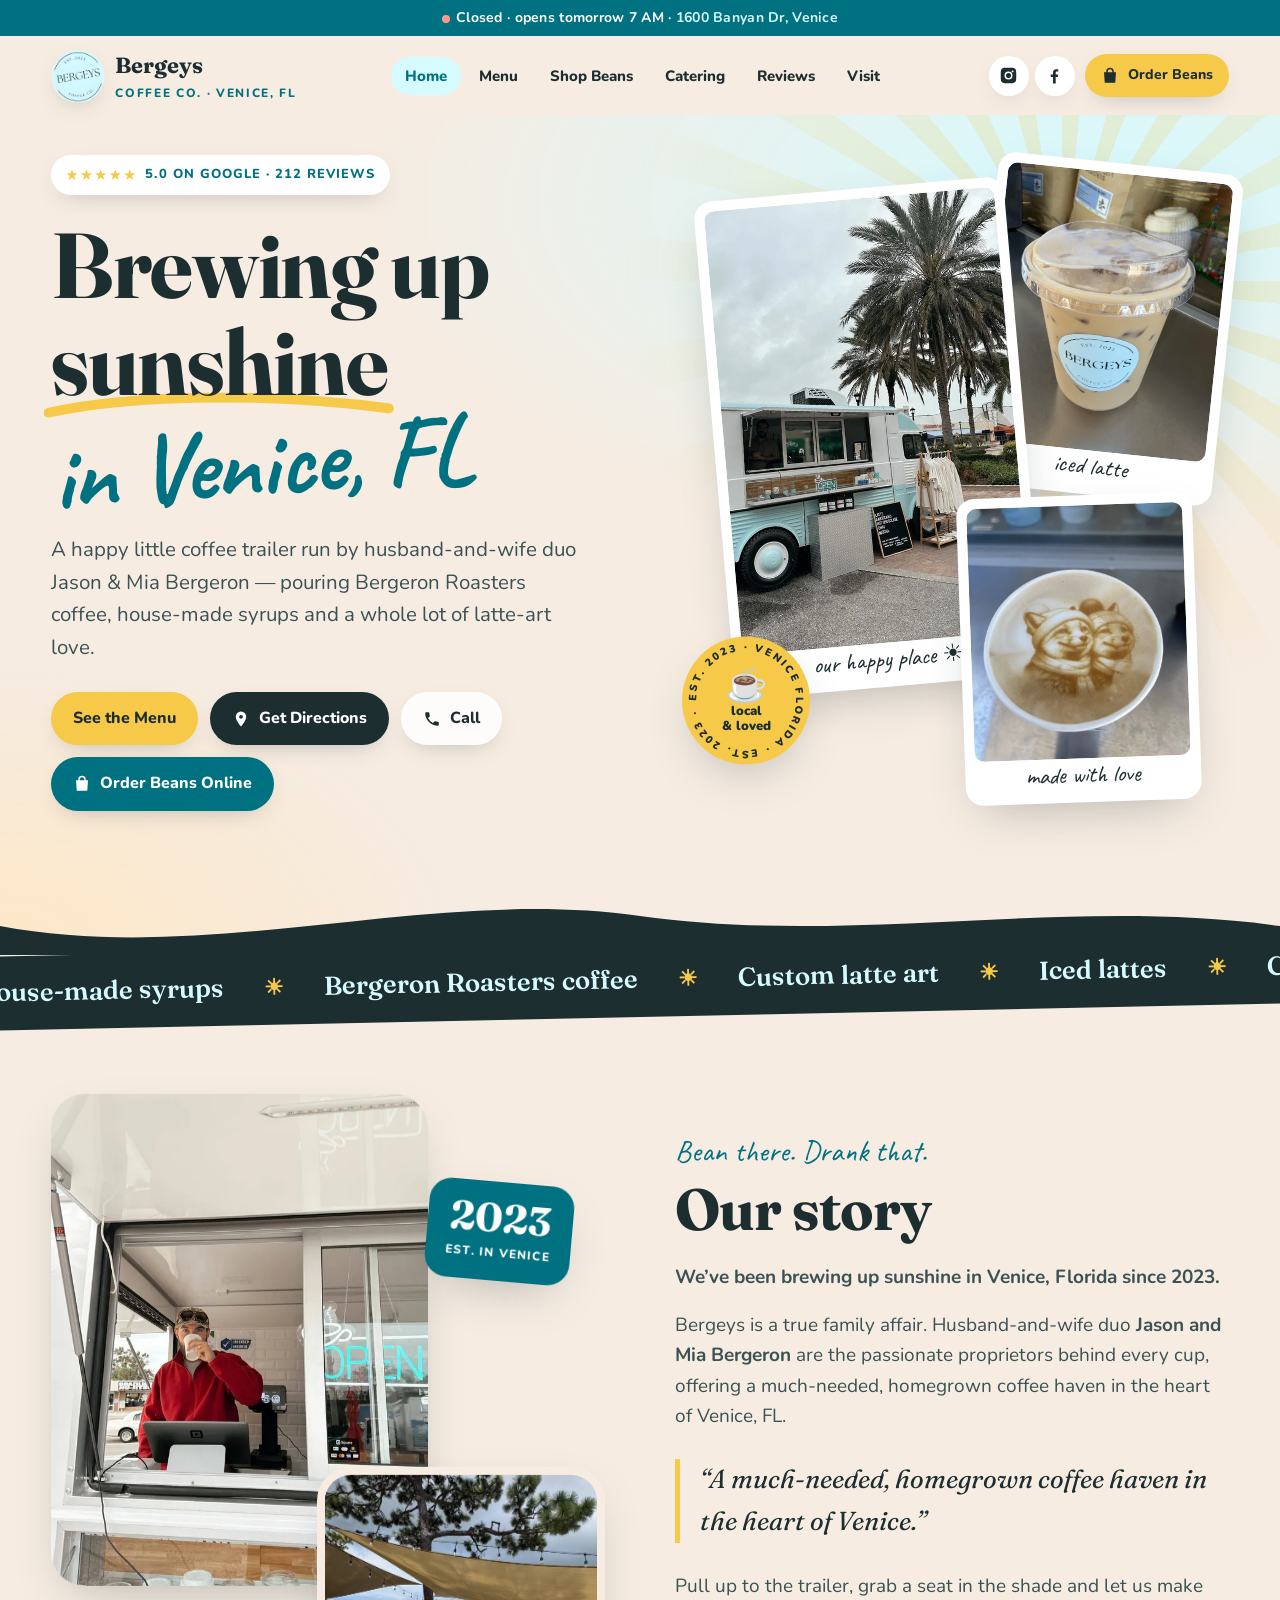
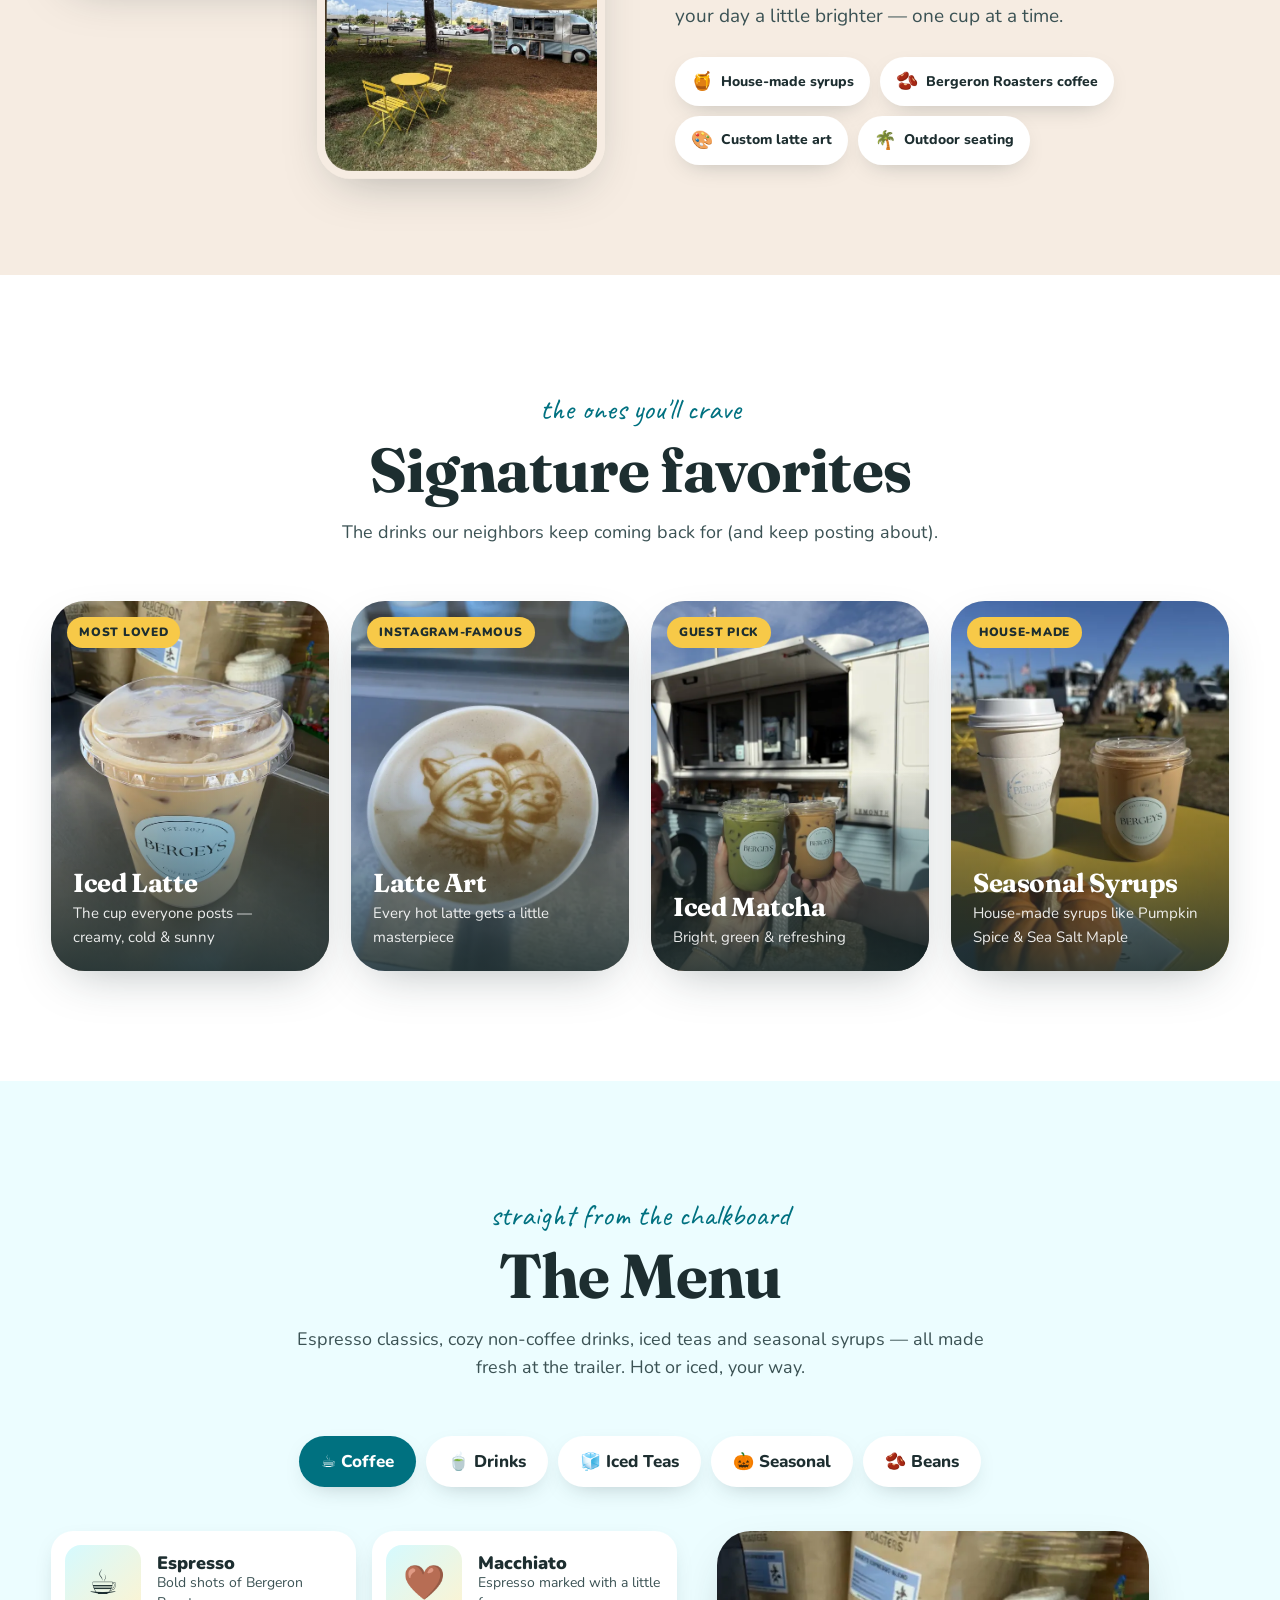
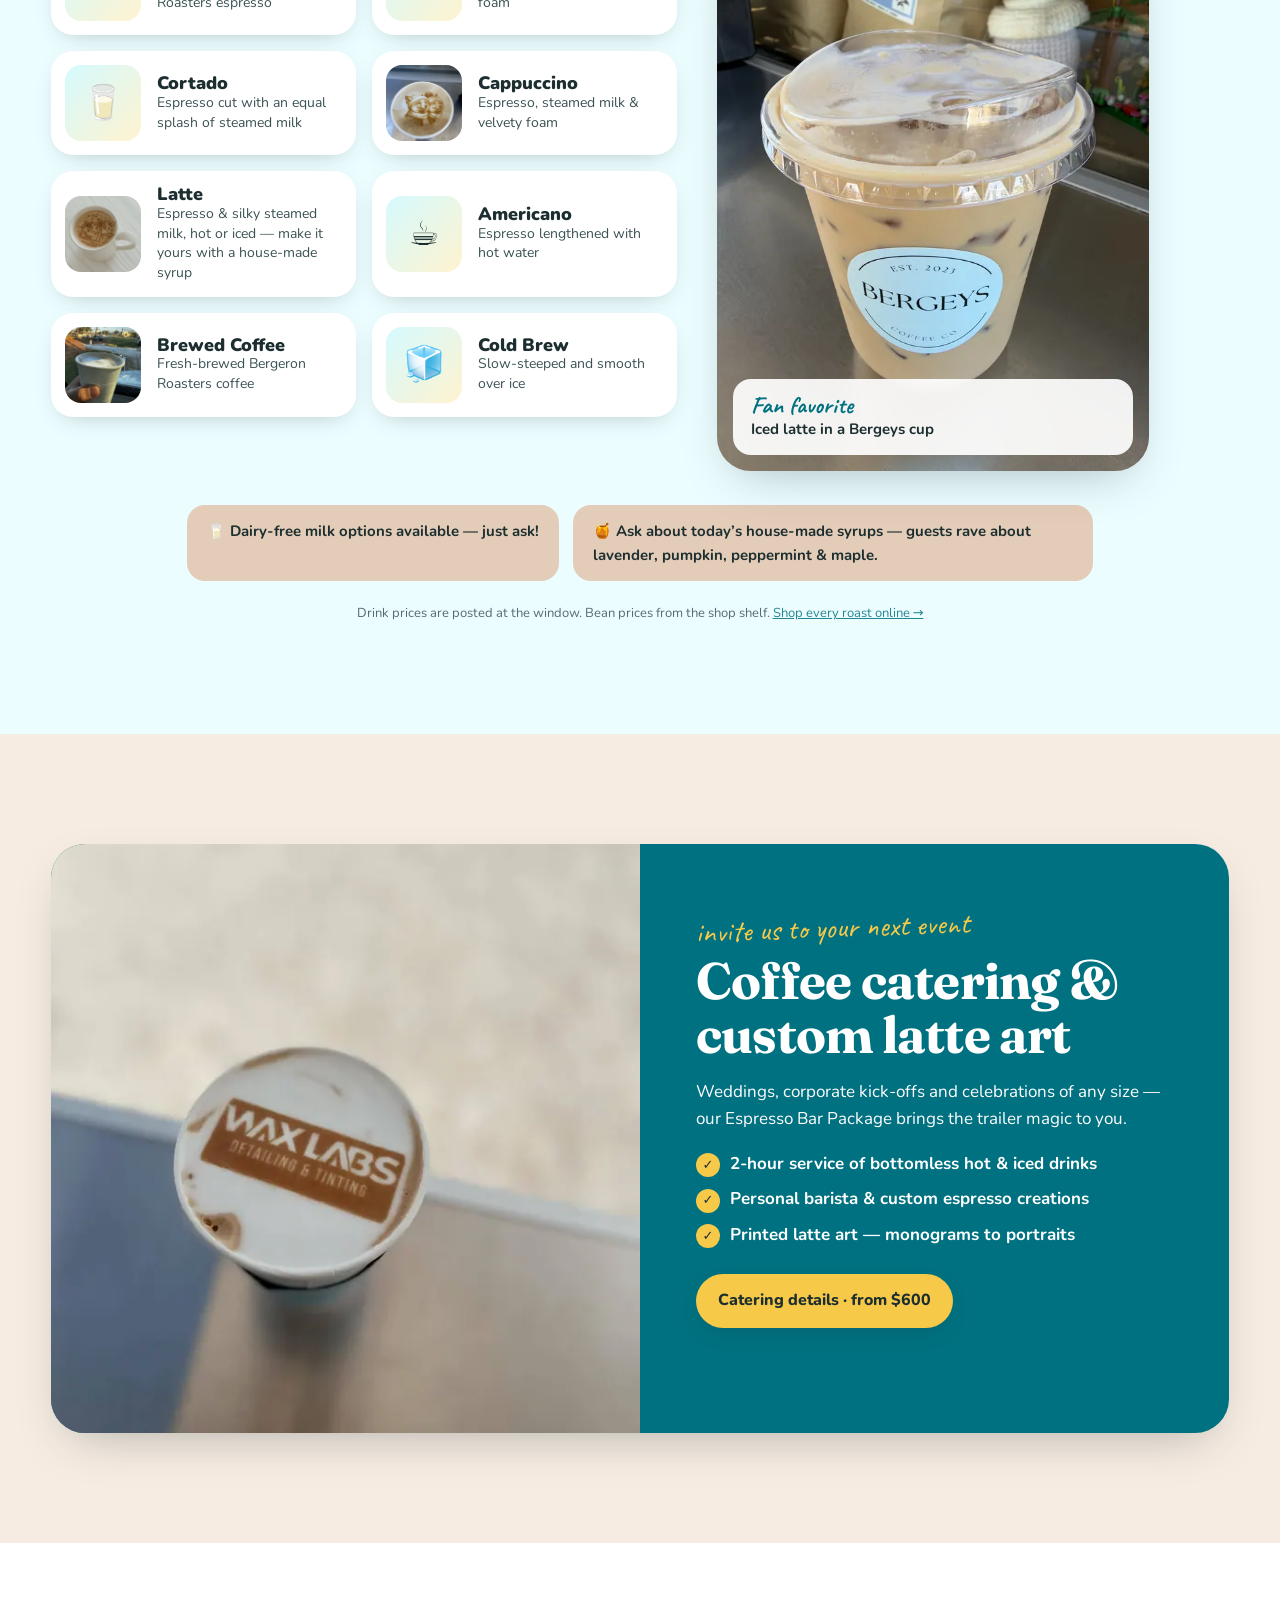
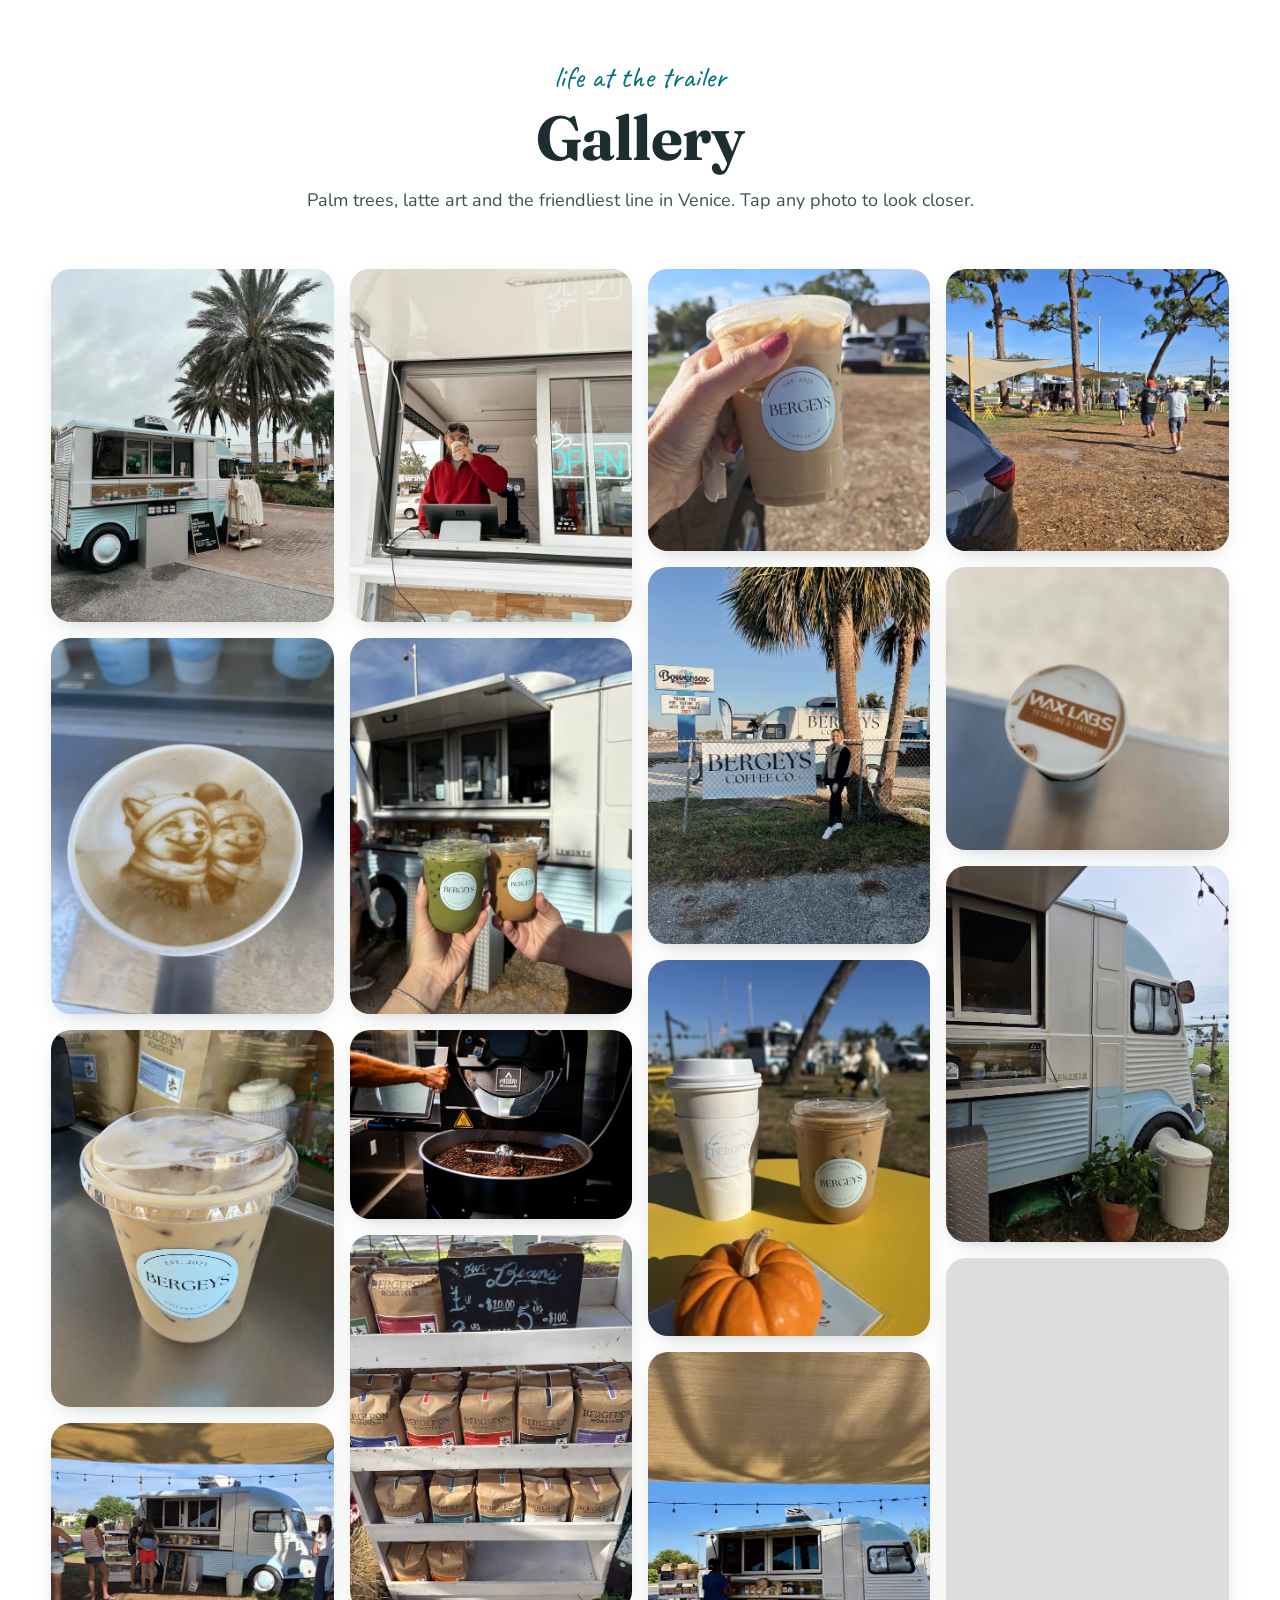
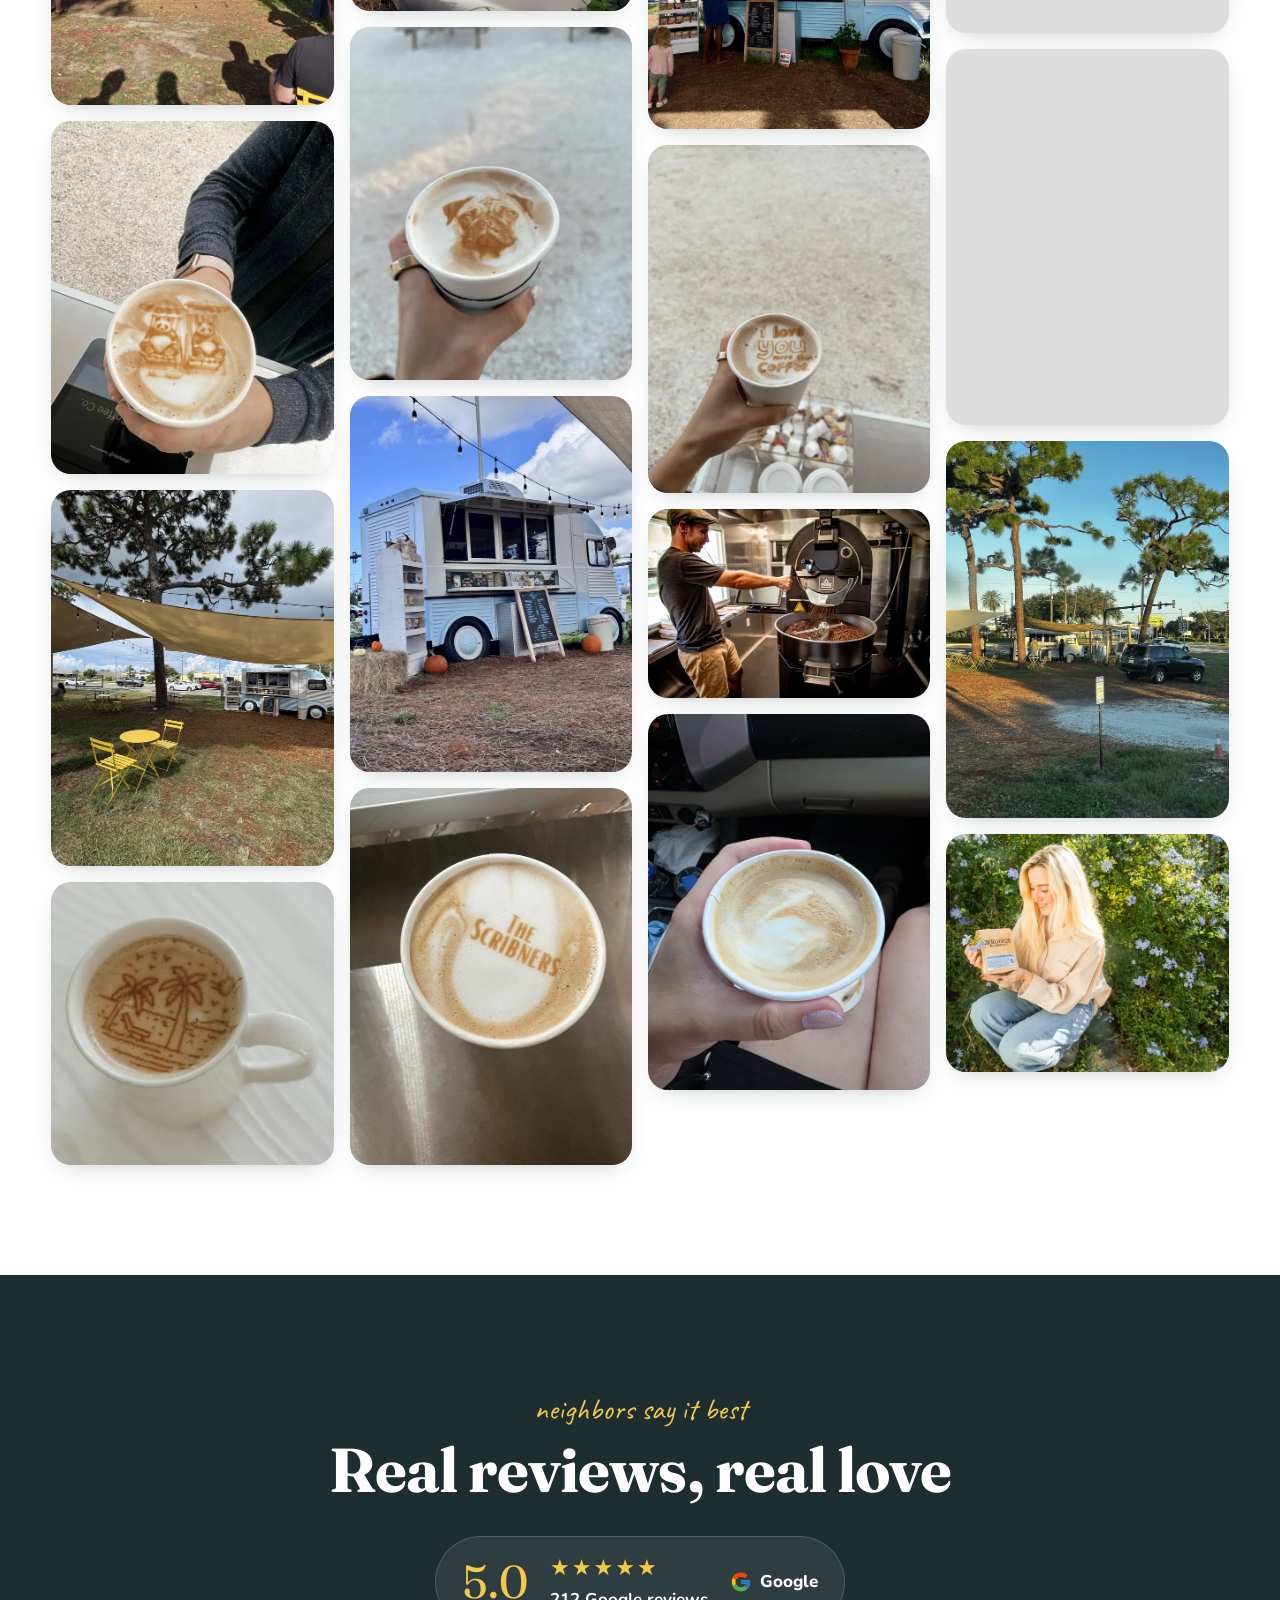
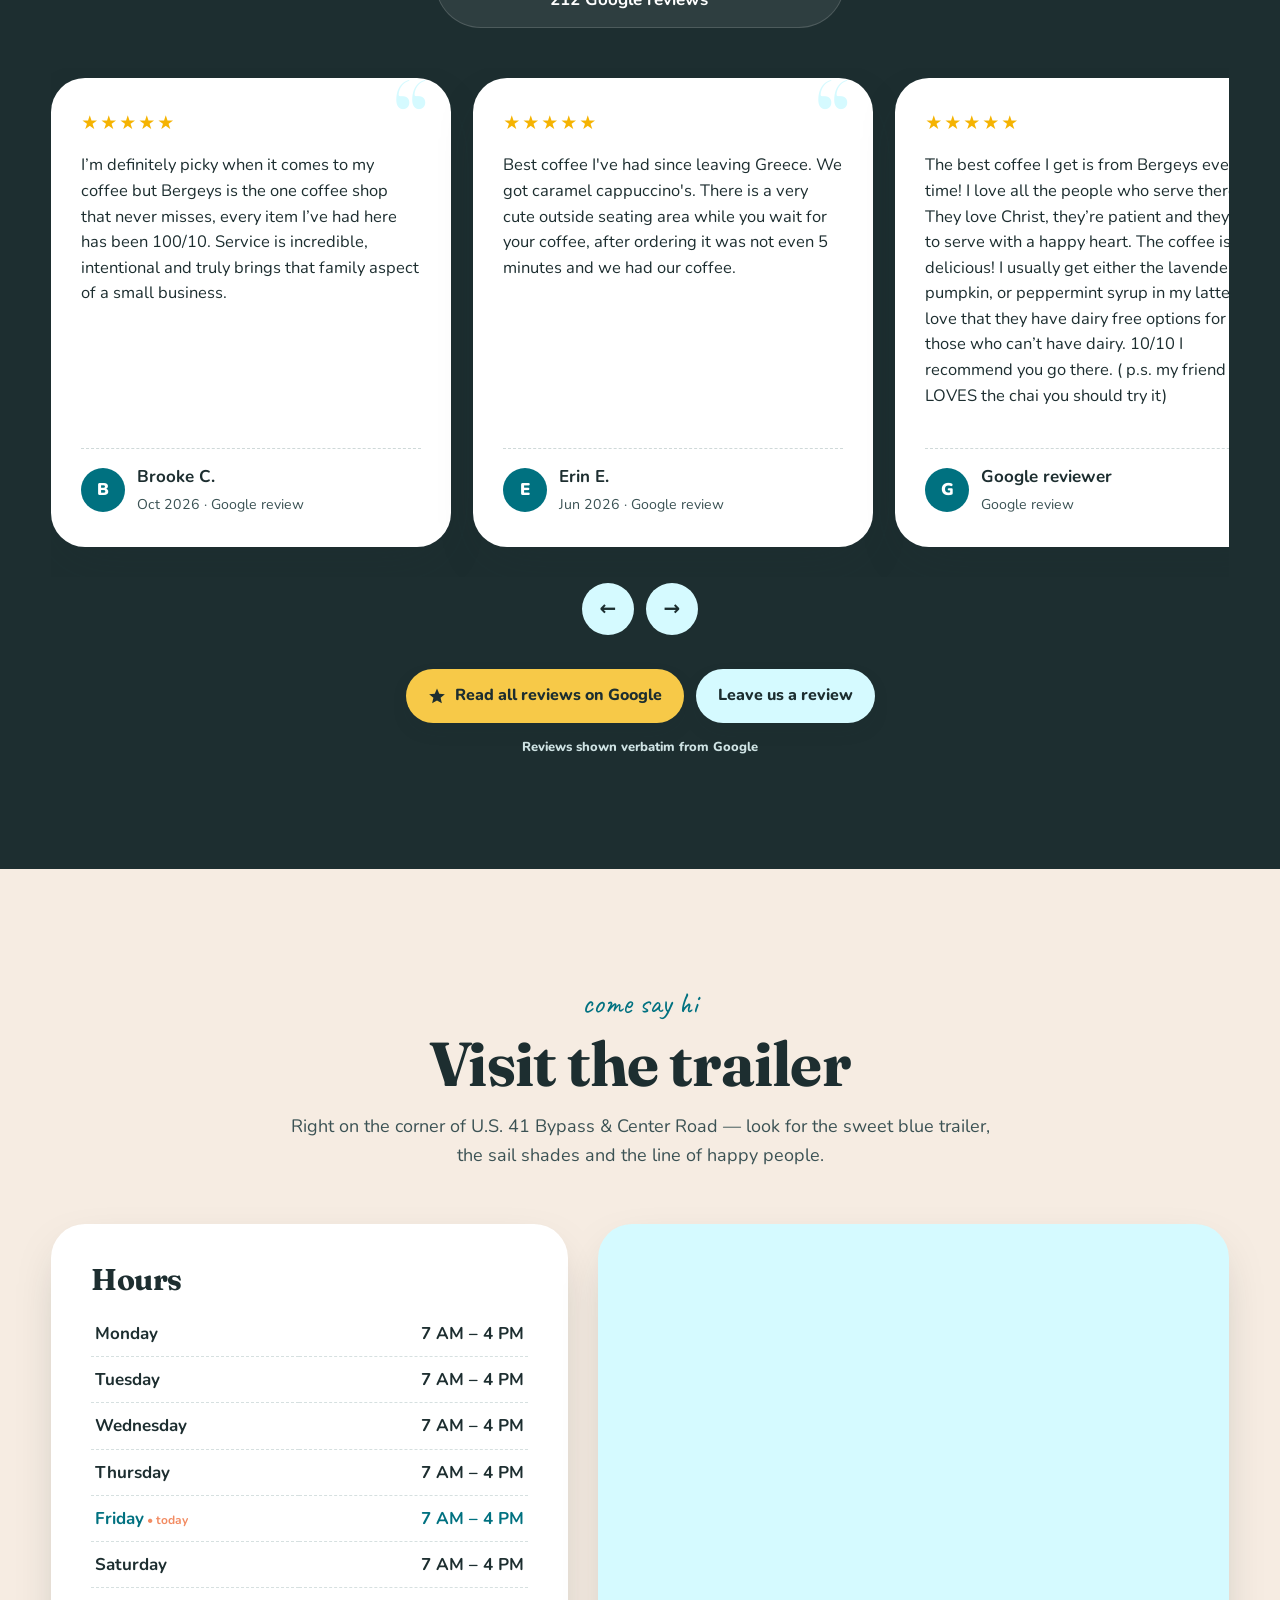
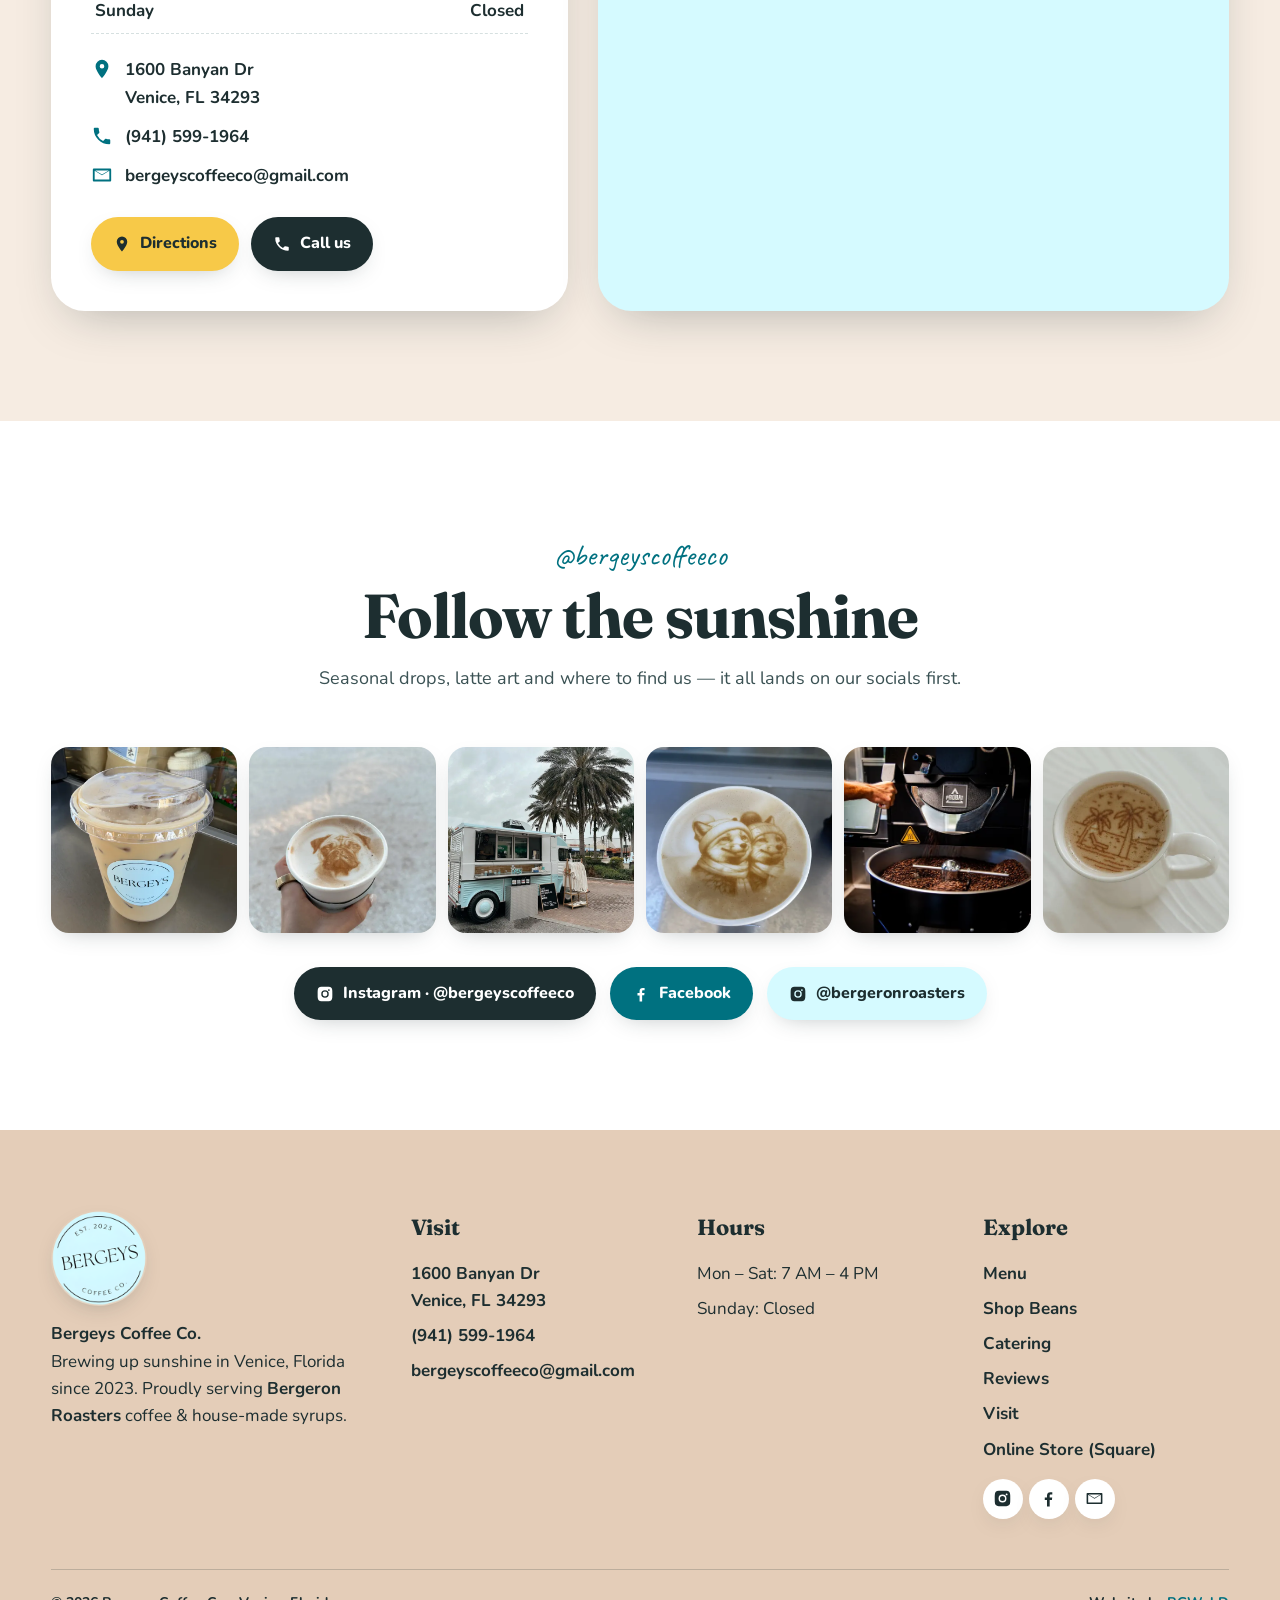
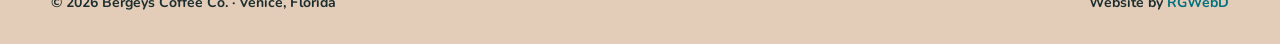
<file: index.html>
<!doctype html>
<html lang="en">
<head>
<meta charset="utf-8">
<meta name="viewport" content="width=device-width, initial-scale=1">
<title>Bergeys Coffee Co. | Coffee Trailer in Venice, FL · Lattes, Chai &amp; Matcha</title>
<meta name="description" content="Bergeys Coffee Co. is a family-run coffee trailer at 1600 Banyan Dr, Venice, FL. Lattes, cold brew, chai, matcha &amp; house-made syrups with Bergeron Roasters coffee. Open Mon–Sat 7 AM–4 PM. 5.0★ on Google.">
<link rel="canonical" href="https://rgwebd.github.io/bergeyscoffee/">
<meta name="robots" content="index, follow, max-image-preview:large">
<meta name="theme-color" content="#d5faff">
<meta name="geo.region" content="US-FL"><meta name="geo.placename" content="Venice, Florida"><meta name="geo.position" content="27.0784841;-82.4243742"><meta name="ICBM" content="27.0784841, -82.4243742">
<meta property="og:type" content="website"><meta property="og:site_name" content="Bergeys Coffee Co.">
<meta property="og:title" content="Bergeys Coffee Co. | Coffee Trailer in Venice, FL · Lattes, Chai &amp; Matcha"><meta property="og:description" content="Bergeys Coffee Co. is a family-run coffee trailer at 1600 Banyan Dr, Venice, FL. Lattes, cold brew, chai, matcha &amp; house-made syrups with Bergeron Roasters coffee. Open Mon–Sat 7 AM–4 PM. 5.0★ on Google.">
<meta property="og:url" content="https://rgwebd.github.io/bergeyscoffee/"><meta property="og:image" content="https://rgwebd.github.io/bergeyscoffee/img/trailer-palms-1200.webp"><meta property="og:image:alt" content="The Bergeys Coffee Co. coffee trailer under the palms in Venice, Florida">
<meta property="og:locale" content="en_US">
<meta name="twitter:card" content="summary_large_image"><meta name="twitter:title" content="Bergeys Coffee Co. | Coffee Trailer in Venice, FL · Lattes, Chai &amp; Matcha"><meta name="twitter:description" content="Bergeys Coffee Co. is a family-run coffee trailer at 1600 Banyan Dr, Venice, FL. Lattes, cold brew, chai, matcha &amp; house-made syrups with Bergeron Roasters coffee. Open Mon–Sat 7 AM–4 PM. 5.0★ on Google."><meta name="twitter:image" content="https://rgwebd.github.io/bergeyscoffee/img/trailer-palms-1200.webp">
<link rel="icon" type="image/png" href="img/favicon.png"><link rel="apple-touch-icon" href="img/apple-touch-icon.png">
<link rel="preconnect" href="https://fonts.googleapis.com"><link rel="preconnect" href="https://fonts.gstatic.com" crossorigin>
<link href="https://fonts.googleapis.com/css2?family=Caveat:wght@600;700&family=Fraunces:opsz,wght@9..144,500;9..144,700&family=Nunito:wght@400;600;700;800;900&display=swap" rel="stylesheet">
<link rel="stylesheet" href="css/style.css">
<link rel="alternate" type="text/plain" href="llms.txt" title="LLM-friendly summary">
<script type="application/ld+json">{"@context": "https://schema.org", "@graph": [{"@type": "CafeOrCoffeeShop", "@id": "https://rgwebd.github.io/bergeyscoffee/#business", "name": "Bergeys Coffee Co.", "alternateName": "Bergeys Coffee", "description": "Family-run coffee trailer in Venice, Florida, owned by husband-and-wife duo Jason and Mia Bergeron. Espresso drinks, chai, matcha, iced teas and house-made syrups, proudly serving Bergeron Roasters coffee.", "url": "https://rgwebd.github.io/bergeyscoffee/", "logo": "https://rgwebd.github.io/bergeyscoffee/img/logo-512.png", "image": ["https://rgwebd.github.io/bergeyscoffee/img/trailer-palms-1200.webp", "https://rgwebd.github.io/bergeyscoffee/img/g-iced-latte-1200.webp", "https://rgwebd.github.io/bergeyscoffee/img/g-bear-latte-1200.webp"], "telephone": "+19415991964", "email": "bergeyscoffeeco@gmail.com", "priceRange": "$", "servesCuisine": ["Coffee", "Espresso", "Tea"], "foundingDate": "2023", "founder": [{"@type": "Person", "name": "Jason Bergeron"}, {"@type": "Person", "name": "Mia Bergeron"}], "address": {"@type": "PostalAddress", "streetAddress": "1600 Banyan Dr", "addressLocality": "Venice", "addressRegion": "FL", "postalCode": "34293", "addressCountry": "US"}, "geo": {"@type": "GeoCoordinates", "latitude": 27.0784841, "longitude": -82.4243742}, "hasMap": "https://www.google.com/maps/search/?api=1&query=Bergeys+Coffee+Co.&query_place_id=ChIJv5s5R1Gmha4RB5hW4ZKPujY", "openingHoursSpecification": [{"@type": "OpeningHoursSpecification", "dayOfWeek": ["Monday", "Tuesday", "Wednesday", "Thursday", "Friday", "Saturday"], "opens": "07:00", "closes": "16:00"}], "aggregateRating": {"@type": "AggregateRating", "ratingValue": "5.0", "reviewCount": "212", "bestRating": "5"}, "amenityFeature": [{"@type": "LocationFeatureSpecification", "name": "Outdoor seating", "value": true}, {"@type": "LocationFeatureSpecification", "name": "Wheelchair accessible entrance", "value": true}, {"@type": "LocationFeatureSpecification", "name": "Wheelchair accessible parking lot", "value": true}], "paymentAccepted": "Credit card, debit card, NFC mobile payments", "sameAs": ["https://www.instagram.com/bergeyscoffeeco/", "https://www.facebook.com/p/Bergeys-Coffee-Co-100095026822387/", "https://www.bergeyscoffeeco.com/", "https://bergeron-roasters.square.site/", "https://www.instagram.com/bergeronroasters/"], "hasMenu": "https://rgwebd.github.io/bergeyscoffee/#menu"}, {"@type": "Menu", "@id": "https://rgwebd.github.io/bergeyscoffee/#menu", "name": "Bergeys Coffee Co. Menu", "inLanguage": "en", "hasMenuSection": [{"@type": "MenuSection", "name": "Coffee", "hasMenuItem": [{"@type": "MenuItem", "name": "Espresso", "description": "Bold shots of Bergeron Roasters espresso"}, {"@type": "MenuItem", "name": "Macchiato", "description": "Espresso marked with a little foam"}, {"@type": "MenuItem", "name": "Cortado", "description": "Espresso cut with an equal splash of steamed milk"}, {"@type": "MenuItem", "name": "Cappuccino", "description": "Espresso, steamed milk & velvety foam", "image": "https://rgwebd.github.io/bergeyscoffee/img/g-bear-latte-640.webp"}, {"@type": "MenuItem", "name": "Latte", "description": "Espresso & silky steamed milk, hot or iced — make it yours with a house-made syrup", "image": "https://rgwebd.github.io/bergeyscoffee/img/palm-latte-640.webp"}, {"@type": "MenuItem", "name": "Americano", "description": "Espresso lengthened with hot water"}, {"@type": "MenuItem", "name": "Brewed Coffee", "description": "Fresh-brewed Bergeron Roasters coffee", "image": "https://rgwebd.github.io/bergeyscoffee/img/g-hot-cup-640.webp"}, {"@type": "MenuItem", "name": "Cold Brew", "description": "Slow-steeped and smooth over ice"}]}, {"@type": "MenuSection", "name": "Drinks", "hasMenuItem": [{"@type": "MenuItem", "name": "Chai", "description": "A guest favorite — ask for it hot or iced"}, {"@type": "MenuItem", "name": "Matcha", "description": "Bright green tea whisked to order", "image": "https://rgwebd.github.io/bergeyscoffee/img/g-matcha-640.webp"}, {"@type": "MenuItem", "name": "Hot or Iced Chocolate", "description": "Rich chocolate, served hot or over ice"}, {"@type": "MenuItem", "name": "Lemonade", "description": "Sunny, sweet & tart"}]}, {"@type": "MenuSection", "name": "Iced Teas", "hasMenuItem": [{"@type": "MenuItem", "name": "Hibiscus Berry", "description": "Fruity, ruby-red iced tea"}, {"@type": "MenuItem", "name": "Lemon Ginseng", "description": "Bright lemon iced tea"}, {"@type": "MenuItem", "name": "English Breakfast", "description": "Classic black tea, iced"}]}, {"@type": "MenuSection", "name": "Seasonal", "hasMenuItem": [{"@type": "MenuItem", "name": "Pumpkin Spice", "description": "Seasonal house-made syrup — fall favorite", "image": "https://rgwebd.github.io/bergeyscoffee/img/j-pumpkin-640.webp"}, {"@type": "MenuItem", "name": "Sea Salt Maple", "description": "Seasonal house-made syrup — sweet, salty & cozy", "image": "https://rgwebd.github.io/bergeyscoffee/img/g-seasonal-640.webp"}]}, {"@type": "MenuSection", "name": "Beans", "hasMenuItem": [{"@type": "MenuItem", "name": "Bergeron Roasters Beans · 1 lb", "description": "Whole bean or ground to order — every roast in the shop", "offers": {"@type": "Offer", "price": "20", "priceCurrency": "USD"}, "image": "https://rgwebd.github.io/bergeyscoffee/img/g-bean-wall-640.webp"}, {"@type": "MenuItem", "name": "Bergeron Roasters Beans · 5 lbs", "description": "Stock up on your favorite roast", "offers": {"@type": "Offer", "price": "100", "priceCurrency": "USD"}, "image": "https://rgwebd.github.io/bergeyscoffee/img/bag-garden-640.webp"}]}]}, {"@type": "WebSite", "@id": "https://rgwebd.github.io/bergeyscoffee/#website", "url": "https://rgwebd.github.io/bergeyscoffee/", "name": "Bergeys Coffee Co.", "publisher": {"@id": "https://rgwebd.github.io/bergeyscoffee/#business"}}, {"@type": "Review", "itemReviewed": {"@id": "https://rgwebd.github.io/bergeyscoffee/#business"}, "author": {"@type": "Person", "name": "Brooke C."}, "reviewRating": {"@type": "Rating", "ratingValue": "5", "bestRating": "5"}, "reviewBody": "I’m definitely picky when it comes to my coffee but Bergeys is the one coffee shop that never misses, every item I’ve had here has been 100/10. Service is incredible, intentional and truly brings that family aspect of a small business.", "publisher": {"@type": "Organization", "name": "Google"}}, {"@type": "Review", "itemReviewed": {"@id": "https://rgwebd.github.io/bergeyscoffee/#business"}, "author": {"@type": "Person", "name": "Erin E."}, "reviewRating": {"@type": "Rating", "ratingValue": "5", "bestRating": "5"}, "reviewBody": "Best coffee I've had since leaving Greece. We got caramel cappuccino's. There is a very cute outside seating area while you wait for your coffee, after ordering it was not even 5 minutes and we had our coffee.", "publisher": {"@type": "Organization", "name": "Google"}}, {"@type": "Review", "itemReviewed": {"@id": "https://rgwebd.github.io/bergeyscoffee/#business"}, "author": {"@type": "Person", "name": "Yordanis S."}, "reviewRating": {"@type": "Rating", "ratingValue": "5", "bestRating": "5"}, "reviewBody": "Passed by every morning and see the line and the parked vehicles growing each month so definitely decided to stop my truck and try Bergeys Coffee Co. it was an absolute amazing experience… not only the coffee itself which is a 10 but the service and the spot where it is located is an extra. I do recommend to everyone who is in the area to stop by and enjoy.", "publisher": {"@type": "Organization", "name": "Google"}}, {"@type": "Review", "itemReviewed": {"@id": "https://rgwebd.github.io/bergeyscoffee/#business"}, "author": {"@type": "Person", "name": "Cindy L."}, "reviewRating": {"@type": "Rating", "ratingValue": "5", "bestRating": "5"}, "reviewBody": "Stopped in on a recommendation and wasnt disappointed. Its the cutest little coffee trailer right on the main road. They have their process down to a science. Our order was taken quickly even though there was a line, and only a short weight to actually get our drinks. We both had iced lattes, and they were fabulous. Everyone was friendly, customer service was great.", "publisher": {"@type": "Organization", "name": "Google"}}, {"@type": "Review", "itemReviewed": {"@id": "https://rgwebd.github.io/bergeyscoffee/#business"}, "author": {"@type": "Person", "name": "Thomas L."}, "reviewRating": {"@type": "Rating", "ratingValue": "5", "bestRating": "5"}, "reviewBody": "Bergeys has a great vibe, and the people seem fantastic and hugely personable and friendly. … Bergeys hits all the KPIs and buttons! And its a fun spot to drop in and relax. My cappuccino was top notch, perfect temperature, stayed warm/good cup. … Great coffee and experience.", "publisher": {"@type": "Organization", "name": "Google"}}]}</script>
</head>
<body>
<a class="skip" href="#main">Skip to content</a>
<div class="progress" aria-hidden="true"></div>
<div class="topbar"><span data-status>Open Mon–Sat 7 AM–4 PM</span><span class="hide-sm"> · <a href="https://www.google.com/maps/dir/?api=1&destination=Bergeys+Coffee+Co.,+1600+Banyan+Dr,+Venice,+FL+34293&destination_place_id=ChIJv5s5R1Gmha4RB5hW4ZKPujY" target="_blank" rel="noopener">1600 Banyan Dr, Venice</a></span></div>
<header class="header"><nav class="wrap nav" aria-label="Main">
<a class="brand" href="index.html"><img src="img/logo-512.png" width="54" height="54" alt="Bergeys Coffee Co. logo"><span><span class="name">Bergeys</span><small>Coffee Co. · Venice, FL</small></span></a>
<ul class="menu-links"><li><a href="index.html" aria-current=page>Home</a></li><li><a href="index.html#menu">Menu</a></li><li><a href="shop.html">Shop Beans</a></li><li><a href="catering.html">Catering</a></li><li><a href="index.html#reviews">Reviews</a></li><li><a href="index.html#visit">Visit</a></li></ul>
<div class="nav-cta"><div class="social-mini"><a href="https://www.instagram.com/bergeyscoffeeco/" target="_blank" rel="noopener" aria-label="Bergeys on Instagram"><svg viewBox="0 0 24 24" aria-hidden="true"><path d="M12 2.2c3.2 0 3.6 0 4.8.1 3.3.1 4.8 1.7 4.9 4.9.1 1.3.1 1.6.1 4.8s0 3.6-.1 4.8c-.1 3.2-1.7 4.8-4.9 4.9-1.3.1-1.6.1-4.8.1s-3.6 0-4.8-.1c-3.3-.1-4.8-1.7-4.9-4.9C2.2 15.6 2.2 15.2 2.2 12s0-3.6.1-4.8C2.4 3.9 3.9 2.4 7.2 2.3 8.4 2.2 8.8 2.2 12 2.2zm0 4.8a5 5 0 100 10 5 5 0 000-10zm0 8.2a3.2 3.2 0 110-6.4 3.2 3.2 0 010 6.4zm5.2-9.6a1.2 1.2 0 100 2.4 1.2 1.2 0 000-2.4z"/></svg></a><a href="https://www.facebook.com/p/Bergeys-Coffee-Co-100095026822387/" target="_blank" rel="noopener" aria-label="Bergeys on Facebook"><svg viewBox="0 0 24 24" aria-hidden="true"><path d="M13.5 22v-8.2h2.8l.4-3.2h-3.2V8.5c0-.9.3-1.6 1.6-1.6h1.7V4.1c-.3 0-1.3-.1-2.5-.1-2.5 0-4.2 1.5-4.2 4.3v2.4H7.3v3.2h2.8V22h3.4z"/></svg></a></div>
<a class="btn sun sm order" href="https://bergeron-roasters.square.site/" target="_blank" rel="noopener"><svg viewBox="0 0 24 24" aria-hidden="true"><path d="M7 7V6a5 5 0 0110 0v1h3l-1 14H5L4 7h3zm2 0h6V6a3 3 0 00-6 0v1z"/></svg>Order Beans</a>
<button class="burger" aria-label="Open menu" aria-expanded="false"><span></span></button></div>
</nav></header>
<main id="main">

<section class="hero" aria-labelledby="hero-title">
<div class="hero-bg"></div><div class="sunburst" aria-hidden="true"></div>
<div class="wrap hero-grid">
<div>
<span class="eyebrow reveal"><span class="stars">★★★★★</span> 5.0 on Google · 212 reviews</span>
<h1 id="hero-title" class="reveal d1">Brewing up <span class="sun-word">sunshine<svg viewBox="0 0 300 30" preserveAspectRatio="none" aria-hidden="true"><path d="M4 22 C 80 4, 200 4, 296 18"/></svg></span> <span class="hand">in Venice, FL</span></h1>
<p class="lead reveal d2">A happy little coffee trailer run by husband-and-wife duo Jason &amp; Mia Bergeron — pouring Bergeron Roasters coffee, house-made syrups and a whole lot of latte-art love.</p>
<div class="cta-row reveal d3">
<a class="btn sun" href="#menu">See the Menu</a>
<a class="btn" href="https://www.google.com/maps/dir/?api=1&destination=Bergeys+Coffee+Co.,+1600+Banyan+Dr,+Venice,+FL+34293&destination_place_id=ChIJv5s5R1Gmha4RB5hW4ZKPujY" target="_blank" rel="noopener"><svg viewBox="0 0 24 24" aria-hidden="true"><path d="M12 2a7 7 0 017 7c0 5.2-7 13-7 13S5 14.2 5 9a7 7 0 017-7zm0 4.5a2.5 2.5 0 100 5 2.5 2.5 0 000-5z"/></svg>Get Directions</a>
<a class="btn ghost" href="tel:+19415991964"><svg viewBox="0 0 24 24" aria-hidden="true"><path d="M6.6 10.8a15.1 15.1 0 006.6 6.6l2.2-2.2c.3-.3.7-.4 1-.2 1.1.4 2.3.6 3.6.6.6 0 1 .4 1 1V20c0 .6-.4 1-1 1A17 17 0 013 4c0-.6.4-1 1-1h3.5c.6 0 1 .4 1 1 0 1.3.2 2.5.6 3.6.1.3 0 .7-.2 1l-2.3 2.2z"/></svg>Call</a>
<a class="btn teal" href="https://bergeron-roasters.square.site/" target="_blank" rel="noopener"><svg viewBox="0 0 24 24" aria-hidden="true"><path d="M7 7V6a5 5 0 0110 0v1h3l-1 14H5L4 7h3zm2 0h6V6a3 3 0 00-6 0v1z"/></svg>Order Beans Online</a>
</div>
<div class="hero-meta reveal d3"><span><svg viewBox="0 0 24 24" aria-hidden="true"><path d="M12 2a10 10 0 110 20 10 10 0 010-20zm1 5h-2v6l5 3 1-1.7-4-2.3V7z"/></svg>Mon–Sat · 7 AM–4 PM</span><span><svg viewBox="0 0 24 24" aria-hidden="true"><path d="M12 2a7 7 0 017 7c0 5.2-7 13-7 13S5 14.2 5 9a7 7 0 017-7zm0 4.5a2.5 2.5 0 100 5 2.5 2.5 0 000-5z"/></svg>1600 Banyan Dr, Venice</span></div>
</div>
<div class="hero-art parallax" data-speed=".05" aria-hidden="false">
<figure class="polaroid p1"><img src="img/trailer-palms-1200.webp" srcset="img/trailer-palms-640.webp 640w, img/trailer-palms-1200.webp 1200w" sizes="(max-width:860px) 56vw, 380px" width="1200" height="1500" alt="The Bergeys Coffee Co. trailer under the palm trees" fetchpriority="high" decoding="async"><figcaption>our happy place ☀</figcaption></figure>
<figure class="polaroid p2"><img src="img/g-iced-latte-1200.webp" srcset="img/g-iced-latte-640.webp 640w, img/g-iced-latte-1200.webp 1200w" sizes="(max-width:860px) 44vw, 290px" width="1200" height="1600" alt="Iced latte in a Bergeys cup" fetchpriority="high" decoding="async"><figcaption>iced latte</figcaption></figure>
<figure class="polaroid p3"><img src="img/g-bear-latte-1200.webp" srcset="img/g-bear-latte-640.webp 640w, img/g-bear-latte-1200.webp 1200w" sizes="(max-width:860px) 42vw, 280px" width="1200" height="1600" alt="Bear latte art" loading="lazy" decoding="async"><figcaption>made with love</figcaption></figure>
<div class="sticker" aria-hidden="true"><svg viewBox="0 0 128 128"><defs><path id="c" d="M64 64 m-50 0 a50 50 0 1 1 100 0 a50 50 0 1 1 -100 0"/></defs><text><textPath href="#c">EST. 2023 · VENICE FLORIDA · EST. 2023 ·</textPath></text></svg><span><b>☕</b>local<br>&amp; loved</span></div>
</div>
</div>
<div class="wave" aria-hidden="true"><svg viewBox="0 0 1440 70" preserveAspectRatio="none"><path d="M0 40 C 240 80 480 0 720 30 C 960 60 1200 10 1440 40 L1440 70 L0 70Z" fill="#1d2e30"/></svg></div>
</section>
<div class="marquee" aria-hidden="true"><div class="marquee-track"><span>House-made syrups</span><span>Bergeron Roasters coffee</span><span>Custom latte art</span><span>Iced lattes</span><span>Chai & matcha</span><span>Cold brew</span><span>Bean there. Drank that.</span><span>Family owned</span><span>House-made syrups</span><span>Bergeron Roasters coffee</span><span>Custom latte art</span><span>Iced lattes</span><span>Chai & matcha</span><span>Cold brew</span><span>Bean there. Drank that.</span><span>Family owned</span></div></div>

<section class="sec" id="about" aria-labelledby="about-title">
<div class="wrap story">
<div class="story-photos reveal">
<figure class="sp1 parallax" data-speed=".04"><img src="img/barista-window-1200.webp" srcset="img/barista-window-640.webp 640w, img/barista-window-1200.webp 1200w" sizes="(max-width:860px) 62vw, 400px" width="1200" height="1500" alt="Serving coffee from the Bergeys trailer window" loading="lazy" decoding="async"></figure>
<figure class="sp2 parallax" data-speed="-.05"><img src="img/g-patio-1200.webp" srcset="img/g-patio-640.webp 640w, img/g-patio-1200.webp 1200w" sizes="(max-width:860px) 48vw, 300px" width="1200" height="1600" alt="The shaded patio with sunny yellow chairs" loading="lazy" decoding="async"></figure>
<div class="story-badge"><b>2023</b><small>Est. in Venice</small></div>
</div>
<div class="story-text">
<span class="kicker reveal">Bean there. Drank that.</span>
<h2 id="about-title" class="reveal d1">Our story</h2>
<p class="reveal d1"><b>We’ve been brewing up sunshine in Venice, Florida since 2023.</b></p>
<p class="reveal d2">Bergeys is a true family affair. Husband-and-wife duo <b>Jason and Mia Bergeron</b> are the passionate proprietors behind every cup, offering a much-needed, homegrown coffee haven in the heart of Venice, FL.</p>
<p class="quote reveal d2">“A much-needed, homegrown coffee haven in the heart of Venice.”</p>
<p class="reveal d3">Pull up to the trailer, grab a seat in the shade and let us make your day a little brighter — one cup at a time.</p>
<div class="pill-row reveal d3"><span class="pill"><i>🍯</i>House-made syrups</span><span class="pill"><i>🫘</i>Bergeron Roasters coffee</span><span class="pill"><i>🎨</i>Custom latte art</span><span class="pill"><i>🌴</i>Outdoor seating</span></div>
</div></div></section>

<section class="sec bg-white" id="favorites" aria-labelledby="fav-title">
<div class="wrap"><div class="sec-head"><span class="kicker reveal">the ones you'll crave</span><h2 id="fav-title" class="reveal d1">Signature favorites</h2><p class="reveal d2">The drinks our neighbors keep coming back for (and keep posting about).</p></div>
<div class="fav-grid"><article class="fav reveal d0" data-tilt><img src="img/g-iced-latte-1200.webp" srcset="img/g-iced-latte-640.webp 640w, img/g-iced-latte-1200.webp 1200w" sizes="(max-width:560px) 92vw, (max-width:1060px) 46vw, 290px" width="1200" height="1600" alt="Iced Latte" loading="lazy" decoding="async"><span class="tag">Most loved</span><div class="fav-body"><h3>Iced Latte</h3><p>The cup everyone posts — creamy, cold &amp; sunny</p></div></article><article class="fav reveal d1" data-tilt><img src="img/g-bear-latte-1200.webp" srcset="img/g-bear-latte-640.webp 640w, img/g-bear-latte-1200.webp 1200w" sizes="(max-width:560px) 92vw, (max-width:1060px) 46vw, 290px" width="1200" height="1600" alt="Latte Art" loading="lazy" decoding="async"><span class="tag">Instagram-famous</span><div class="fav-body"><h3>Latte Art</h3><p>Every hot latte gets a little masterpiece</p></div></article><article class="fav reveal d2" data-tilt><img src="img/g-matcha-1200.webp" srcset="img/g-matcha-640.webp 640w, img/g-matcha-1200.webp 1200w" sizes="(max-width:560px) 92vw, (max-width:1060px) 46vw, 290px" width="1200" height="1600" alt="Iced Matcha" loading="lazy" decoding="async"><span class="tag">Guest pick</span><div class="fav-body"><h3>Iced Matcha</h3><p>Bright, green &amp; refreshing</p></div></article><article class="fav reveal d3" data-tilt><img src="img/j-pumpkin-640.webp" srcset="img/j-pumpkin-640.webp 640w" sizes="(max-width:560px) 92vw, (max-width:1060px) 46vw, 290px" width="640" height="854" alt="Seasonal Syrups" loading="lazy" decoding="async"><span class="tag">House-made</span><div class="fav-body"><h3>Seasonal Syrups</h3><p>House-made syrups like Pumpkin Spice &amp; Sea Salt Maple</p></div></article></div></div></section>

<section class="sec bg-aqua" id="menu" aria-labelledby="menu-title">
<div class="wrap"><div class="sec-head"><span class="kicker reveal">straight from the chalkboard</span><h2 id="menu-title" class="reveal d1">The Menu</h2><p class="reveal d2">Espresso classics, cozy non-coffee drinks, iced teas and seasonal syrups — all made fresh at the trailer. Hot or iced, your way.</p></div>
<div class="menu-tabs reveal" role="tablist" aria-label="Menu categories"><button class="tab" role="tab" id="t-coffee" aria-controls="p-coffee" aria-selected="true" tabindex="0">☕ Coffee</button><button class="tab" role="tab" id="t-drinks" aria-controls="p-drinks" aria-selected="false" tabindex="-1">🍵 Drinks</button><button class="tab" role="tab" id="t-tea" aria-controls="p-tea" aria-selected="false" tabindex="-1">🧊 Iced Teas</button><button class="tab" role="tab" id="t-seasonal" aria-controls="p-seasonal" aria-selected="false" tabindex="-1">🎃 Seasonal</button><button class="tab" role="tab" id="t-beans" aria-controls="p-beans" aria-selected="false" tabindex="-1">🫘 Beans</button></div>
<div class="menu-panel active" id="p-coffee" role="tabpanel" aria-labelledby="t-coffee"><div class="menu-layout"><ul class="menu-list" style="list-style:none"><li class="mitem"><span class="ph" aria-hidden="true">☕</span><div><h3>Espresso</h3><p>Bold shots of Bergeron Roasters espresso</p></div></li><li class="mitem"><span class="ph" aria-hidden="true">🤎</span><div><h3>Macchiato</h3><p>Espresso marked with a little foam</p></div></li><li class="mitem"><span class="ph" aria-hidden="true">🥛</span><div><h3>Cortado</h3><p>Espresso cut with an equal splash of steamed milk</p></div></li><li class="mitem"><img src="img/g-bear-latte-1200.webp" srcset="img/g-bear-latte-640.webp 640w, img/g-bear-latte-1200.webp 1200w" sizes="76px" width="1200" height="1600" alt="Cappuccino" loading="lazy" decoding="async"><div><h3>Cappuccino</h3><p>Espresso, steamed milk &amp; velvety foam</p></div></li><li class="mitem"><img src="img/palm-latte-640.webp" srcset="img/palm-latte-640.webp 640w" sizes="76px" width="640" height="640" alt="Latte" loading="lazy" decoding="async"><div><h3>Latte</h3><p>Espresso &amp; silky steamed milk, hot or iced — make it yours with a house-made syrup</p></div></li><li class="mitem"><span class="ph" aria-hidden="true">☕</span><div><h3>Americano</h3><p>Espresso lengthened with hot water</p></div></li><li class="mitem"><img src="img/g-hot-cup-1200.webp" srcset="img/g-hot-cup-640.webp 640w, img/g-hot-cup-1200.webp 1200w" sizes="76px" width="1200" height="1600" alt="Brewed Coffee" loading="lazy" decoding="async"><div><h3>Brewed Coffee</h3><p>Fresh-brewed Bergeron Roasters coffee</p></div></li><li class="mitem"><span class="ph" aria-hidden="true">🧊</span><div><h3>Cold Brew</h3><p>Slow-steeped and smooth over ice</p></div></li></ul>
<figure class="menu-feature"><img src="img/g-iced-latte-1200.webp" srcset="img/g-iced-latte-640.webp 640w, img/g-iced-latte-1200.webp 1200w" sizes="(max-width:860px) 92vw, 480px" width="1200" height="1600" alt="Iced latte in a Bergeys cup" loading="lazy" decoding="async"><figcaption><b>Fan favorite</b>Iced latte in a Bergeys cup</figcaption></figure></div></div><div class="menu-panel" id="p-drinks" role="tabpanel" aria-labelledby="t-drinks"><div class="menu-layout"><ul class="menu-list" style="list-style:none"><li class="mitem"><span class="ph" aria-hidden="true">🫖</span><div><h3>Chai</h3><p>A guest favorite — ask for it hot or iced</p></div></li><li class="mitem"><img src="img/g-matcha-1200.webp" srcset="img/g-matcha-640.webp 640w, img/g-matcha-1200.webp 1200w" sizes="76px" width="1200" height="1600" alt="Matcha" loading="lazy" decoding="async"><div><h3>Matcha</h3><p>Bright green tea whisked to order</p></div></li><li class="mitem"><span class="ph" aria-hidden="true">🍫</span><div><h3>Hot or Iced Chocolate</h3><p>Rich chocolate, served hot or over ice</p></div></li><li class="mitem"><span class="ph" aria-hidden="true">🍋</span><div><h3>Lemonade</h3><p>Sunny, sweet &amp; tart</p></div></li></ul>
<figure class="menu-feature"><img src="img/g-matcha-1200.webp" srcset="img/g-matcha-640.webp 640w, img/g-matcha-1200.webp 1200w" sizes="(max-width:860px) 92vw, 480px" width="1200" height="1600" alt="Iced matcha and an iced latte at the trailer" loading="lazy" decoding="async"><figcaption><b>Sip the sunshine</b>Iced matcha and an iced latte at the trailer</figcaption></figure></div></div><div class="menu-panel" id="p-tea" role="tabpanel" aria-labelledby="t-tea"><div class="menu-layout"><ul class="menu-list" style="list-style:none"><li class="mitem"><span class="ph" aria-hidden="true">🌺</span><div><h3>Hibiscus Berry</h3><p>Fruity, ruby-red iced tea</p></div></li><li class="mitem"><span class="ph" aria-hidden="true">🍋</span><div><h3>Lemon Ginseng</h3><p>Bright lemon iced tea</p></div></li><li class="mitem"><span class="ph" aria-hidden="true">🍂</span><div><h3>English Breakfast</h3><p>Classic black tea, iced</p></div></li></ul>
<figure class="menu-feature"><img src="img/g-iced-latte-1200.webp" srcset="img/g-iced-latte-640.webp 640w, img/g-iced-latte-1200.webp 1200w" sizes="(max-width:860px) 92vw, 480px" width="1200" height="1600" alt="Iced drinks at Bergeys" loading="lazy" decoding="async"><figcaption><b>Cool off</b>Iced drinks at Bergeys</figcaption></figure></div></div><div class="menu-panel" id="p-seasonal" role="tabpanel" aria-labelledby="t-seasonal"><div class="menu-layout"><ul class="menu-list" style="list-style:none"><li class="mitem"><img src="img/j-pumpkin-640.webp" srcset="img/j-pumpkin-640.webp 640w" sizes="76px" width="640" height="854" alt="Pumpkin Spice" loading="lazy" decoding="async"><div><h3>Pumpkin Spice</h3><p>Seasonal house-made syrup — fall favorite</p></div></li><li class="mitem"><img src="img/g-seasonal-640.webp" srcset="img/g-seasonal-640.webp 640w" sizes="76px" width="640" height="853" alt="Sea Salt Maple" loading="lazy" decoding="async"><div><h3>Sea Salt Maple</h3><p>Seasonal house-made syrup — sweet, salty &amp; cozy</p></div></li></ul>
<figure class="menu-feature"><img src="img/g-seasonal-640.webp" srcset="img/g-seasonal-640.webp 640w" sizes="(max-width:860px) 92vw, 480px" width="640" height="853" alt="Seasonal Pumpkin Spice and Sea Salt Maple signs at the window" loading="lazy" decoding="async"><figcaption><b>On the window now</b>Seasonal Pumpkin Spice and Sea Salt Maple signs at the window</figcaption></figure></div></div><div class="menu-panel" id="p-beans" role="tabpanel" aria-labelledby="t-beans"><div class="menu-layout"><ul class="menu-list" style="list-style:none"><li class="mitem"><img src="img/g-bean-wall-640.webp" srcset="img/g-bean-wall-640.webp 640w" sizes="76px" width="640" height="853" alt="Bergeron Roasters Beans · 1 lb" loading="lazy" decoding="async"><div><h3>Bergeron Roasters Beans · 1 lb</h3><p>Whole bean or ground to order — every roast in the shop</p></div><span class=price>$20</span></li><li class="mitem"><img src="img/bag-garden-1200.webp" srcset="img/bag-garden-640.webp 640w, img/bag-garden-1200.webp 1200w, img/bag-garden-1800.webp 1800w" sizes="76px" width="1200" height="1014" alt="Bergeron Roasters Beans · 5 lbs" loading="lazy" decoding="async"><div><h3>Bergeron Roasters Beans · 5 lbs</h3><p>Stock up on your favorite roast</p></div><span class=price>$100</span></li></ul>
<figure class="menu-feature"><img src="img/g-bean-wall-640.webp" srcset="img/g-bean-wall-640.webp 640w" sizes="(max-width:860px) 92vw, 480px" width="640" height="853" alt="The Bergeron Roasters bean shelf at the trailer" loading="lazy" decoding="async"><figcaption><b>Roasted by our sister roastery</b>The Bergeron Roasters bean shelf at the trailer</figcaption></figure></div></div>
<div class="menu-note reveal"><div class="note">🥛 Dairy-free milk options available — just ask!</div><div class="note">🍯 Ask about today’s house-made syrups — guests rave about lavender, pumpkin, peppermint &amp; maple.</div></div>
<p class="menu-src">Drink prices are posted at the window. Bean prices from the shop shelf. <a href="shop.html">Shop every roast online →</a></p>
</div></section>

<section class="sec" aria-labelledby="cat-title">
<div class="wrap"><div class="band reveal">
<img src="img/logo-latte-1200.webp" srcset="img/logo-latte-640.webp 640w, img/logo-latte-1200.webp 1200w" sizes="(max-width:860px) 92vw, 600px" width="1200" height="1200" alt="Custom logo latte art for an event" loading="lazy" decoding="async">
<div class="band-body"><span class="kicker">invite us to your next event</span><h2 id="cat-title">Coffee catering &amp; custom latte art</h2>
<p>Weddings, corporate kick-offs and celebrations of any size — our Espresso Bar Package brings the trailer magic to you.</p>
<ul><li>2-hour service of bottomless hot &amp; iced drinks</li><li>Personal barista &amp; custom espresso creations</li><li>Printed latte art — monograms to portraits</li></ul>
<a class="btn sun" href="catering.html">Catering details · from $600</a></div></div></div></section>

<section class="sec bg-white" id="gallery" aria-labelledby="gal-title">
<div class="wrap"><div class="sec-head"><span class="kicker reveal">life at the trailer</span><h2 id="gal-title" class="reveal d1">Gallery</h2><p class="reveal d2">Palm trees, latte art and the friendliest line in Venice. Tap any photo to look closer.</p></div>
<div class="gallery reveal"><button type="button" data-full="img/trailer-palms-1200.webp" aria-label="Open photo: The Bergeys trailer under the palms"><img src="img/trailer-palms-1200.webp" srcset="img/trailer-palms-640.webp 640w, img/trailer-palms-1200.webp 1200w" sizes="(max-width:600px) 46vw, 300px" width="1200" height="1500" alt="The Bergeys trailer under the palms" loading="lazy" decoding="async"></button><button type="button" data-full="img/g-bear-latte-1200.webp" aria-label="Open photo: Bear latte art"><img src="img/g-bear-latte-1200.webp" srcset="img/g-bear-latte-640.webp 640w, img/g-bear-latte-1200.webp 1200w" sizes="(max-width:600px) 46vw, 300px" width="1200" height="1600" alt="Bear latte art" loading="lazy" decoding="async"></button><button type="button" data-full="img/g-iced-latte-1200.webp" aria-label="Open photo: Iced latte with the Bergeys logo"><img src="img/g-iced-latte-1200.webp" srcset="img/g-iced-latte-640.webp 640w, img/g-iced-latte-1200.webp 1200w" sizes="(max-width:600px) 46vw, 300px" width="1200" height="1600" alt="Iced latte with the Bergeys logo" loading="lazy" decoding="async"></button><button type="button" data-full="img/g-trailer-lights-1200.webp" aria-label="Open photo: The trailer and patio string lights"><img src="img/g-trailer-lights-1200.webp" srcset="img/g-trailer-lights-640.webp 640w, img/g-trailer-lights-1200.webp 1200w" sizes="(max-width:600px) 46vw, 300px" width="1200" height="1200" alt="The trailer and patio string lights" loading="lazy" decoding="async"></button><button type="button" data-full="img/latte-art-photo-1200.webp" aria-label="Open photo: Custom photo latte art"><img src="img/latte-art-photo-1200.webp" srcset="img/latte-art-photo-640.webp 640w, img/latte-art-photo-1200.webp 1200w" sizes="(max-width:600px) 46vw, 300px" width="1200" height="1500" alt="Custom photo latte art" loading="lazy" decoding="async"></button><button type="button" data-full="img/g-patio-1200.webp" aria-label="Open photo: Shaded patio with yellow chairs"><img src="img/g-patio-1200.webp" srcset="img/g-patio-640.webp 640w, img/g-patio-1200.webp 1200w" sizes="(max-width:600px) 46vw, 300px" width="1200" height="1600" alt="Shaded patio with yellow chairs" loading="lazy" decoding="async"></button><button type="button" data-full="img/palm-latte-640.webp" aria-label="Open photo: Palm tree latte art"><img src="img/palm-latte-640.webp" srcset="img/palm-latte-640.webp 640w" sizes="(max-width:600px) 46vw, 300px" width="640" height="640" alt="Palm tree latte art" loading="lazy" decoding="async"></button><button type="button" data-full="img/barista-window-1200.webp" aria-label="Open photo: Serving smiles from the window"><img src="img/barista-window-1200.webp" srcset="img/barista-window-640.webp 640w, img/barista-window-1200.webp 1200w" sizes="(max-width:600px) 46vw, 300px" width="1200" height="1500" alt="Serving smiles from the window" loading="lazy" decoding="async"></button><button type="button" data-full="img/g-matcha-1200.webp" aria-label="Open photo: Iced matcha and iced latte"><img src="img/g-matcha-1200.webp" srcset="img/g-matcha-640.webp 640w, img/g-matcha-1200.webp 1200w" sizes="(max-width:600px) 46vw, 300px" width="1200" height="1600" alt="Iced matcha and iced latte" loading="lazy" decoding="async"></button><button type="button" data-full="img/roasting-1800.webp" aria-label="Open photo: Fresh Bergeron Roasters beans in the roaster"><img src="img/roasting-1200.webp" srcset="img/roasting-640.webp 640w, img/roasting-1200.webp 1200w, img/roasting-1800.webp 1800w" sizes="(max-width:600px) 46vw, 300px" width="1200" height="800" alt="Fresh Bergeron Roasters beans in the roaster" loading="lazy" decoding="async"></button><button type="button" data-full="img/g-bean-wall-640.webp" aria-label="Open photo: Bergeron Roasters bean shelf"><img src="img/g-bean-wall-640.webp" srcset="img/g-bean-wall-640.webp 640w" sizes="(max-width:600px) 46vw, 300px" width="640" height="853" alt="Bergeron Roasters bean shelf" loading="lazy" decoding="async"></button><button type="button" data-full="img/latte-art-pet-1200.webp" aria-label="Open photo: Pet portrait latte art"><img src="img/latte-art-pet-1200.webp" srcset="img/latte-art-pet-640.webp 640w, img/latte-art-pet-1200.webp 1200w" sizes="(max-width:600px) 46vw, 300px" width="1200" height="1500" alt="Pet portrait latte art" loading="lazy" decoding="async"></button><button type="button" data-full="img/g-trailer-sun-1200.webp" aria-label="Open photo: The trailer on a sunny Venice morning"><img src="img/g-trailer-sun-1200.webp" srcset="img/g-trailer-sun-640.webp 640w, img/g-trailer-sun-1200.webp 1200w" sizes="(max-width:600px) 46vw, 300px" width="1200" height="1600" alt="The trailer on a sunny Venice morning" loading="lazy" decoding="async"></button><button type="button" data-full="img/scribners-latte-1200.webp" aria-label="Open photo: Custom logo latte art"><img src="img/scribners-latte-1200.webp" srcset="img/scribners-latte-640.webp 640w, img/scribners-latte-1200.webp 1200w" sizes="(max-width:600px) 46vw, 300px" width="1200" height="1600" alt="Custom logo latte art" loading="lazy" decoding="async"></button><button type="button" data-full="img/g-iced-hand-1200.webp" aria-label="Open photo: Iced drink on the lot"><img src="img/g-iced-hand-1200.webp" srcset="img/g-iced-hand-640.webp 640w, img/g-iced-hand-1200.webp 1200w" sizes="(max-width:600px) 46vw, 300px" width="1200" height="1200" alt="Iced drink on the lot" loading="lazy" decoding="async"></button><button type="button" data-full="img/bowersox-1800.webp" aria-label="Open photo: Bergeys sign under the palms"><img src="img/bowersox-1200.webp" srcset="img/bowersox-640.webp 640w, img/bowersox-1200.webp 1200w, img/bowersox-1800.webp 1800w" sizes="(max-width:600px) 46vw, 300px" width="1200" height="1600" alt="Bergeys sign under the palms" loading="lazy" decoding="async"></button><button type="button" data-full="img/j-pumpkin-640.webp" aria-label="Open photo: Fall drinks with a pumpkin"><img src="img/j-pumpkin-640.webp" srcset="img/j-pumpkin-640.webp 640w" sizes="(max-width:600px) 46vw, 300px" width="640" height="854" alt="Fall drinks with a pumpkin" loading="lazy" decoding="async"></button><button type="button" data-full="img/g-trailer-awning-1200.webp" aria-label="Open photo: Trailer with sail-shade awning"><img src="img/g-trailer-awning-1200.webp" srcset="img/g-trailer-awning-640.webp 640w, img/g-trailer-awning-1200.webp 1200w" sizes="(max-width:600px) 46vw, 300px" width="1200" height="1600" alt="Trailer with sail-shade awning" loading="lazy" decoding="async"></button><button type="button" data-full="img/love-latte-1200.webp" aria-label="Open photo: &quot;I love you more&quot; latte art"><img src="img/love-latte-1200.webp" srcset="img/love-latte-640.webp 640w, img/love-latte-1200.webp 1200w" sizes="(max-width:600px) 46vw, 300px" width="1200" height="1482" alt="&quot;I love you more&quot; latte art" loading="lazy" decoding="async"></button><button type="button" data-full="img/roaster-jason-1800.webp" aria-label="Open photo: Roasting a fresh batch"><img src="img/roaster-jason-1200.webp" srcset="img/roaster-jason-640.webp 640w, img/roaster-jason-1200.webp 1200w, img/roaster-jason-1800.webp 1800w" sizes="(max-width:600px) 46vw, 300px" width="1200" height="800" alt="Roasting a fresh batch" loading="lazy" decoding="async"></button><button type="button" data-full="img/g-cappuccino-1200.webp" aria-label="Open photo: Cappuccino in hand"><img src="img/g-cappuccino-1200.webp" srcset="img/g-cappuccino-640.webp 640w, img/g-cappuccino-1200.webp 1200w" sizes="(max-width:600px) 46vw, 300px" width="1200" height="1600" alt="Cappuccino in hand" loading="lazy" decoding="async"></button><button type="button" data-full="img/g-grounds-1200.webp" aria-label="Open photo: Guests enjoying the grounds"><img src="img/g-grounds-1200.webp" srcset="img/g-grounds-640.webp 640w, img/g-grounds-1200.webp 1200w" sizes="(max-width:600px) 46vw, 300px" width="1200" height="1200" alt="Guests enjoying the grounds" loading="lazy" decoding="async"></button><button type="button" data-full="img/logo-latte-1200.webp" aria-label="Open photo: Logo latte art for an event"><img src="img/logo-latte-1200.webp" srcset="img/logo-latte-640.webp 640w, img/logo-latte-1200.webp 1200w" sizes="(max-width:600px) 46vw, 300px" width="1200" height="1200" alt="Logo latte art for an event" loading="lazy" decoding="async"></button><button type="button" data-full="img/g-trailer-plant-1200.webp" aria-label="Open photo: Trailer details"><img src="img/g-trailer-plant-1200.webp" srcset="img/g-trailer-plant-640.webp 640w, img/g-trailer-plant-1200.webp 1200w" sizes="(max-width:600px) 46vw, 300px" width="1200" height="1600" alt="Trailer details" loading="lazy" decoding="async"></button><button type="button" data-full="img/j-custom-latte-640.webp" aria-label="Open photo: Custom latte art"><img src="img/j-custom-latte-640.webp" srcset="img/j-custom-latte-640.webp 640w" sizes="(max-width:600px) 46vw, 300px" width="640" height="850" alt="Custom latte art" loading="lazy" decoding="async"></button><button type="button" data-full="img/g-seasonal-640.webp" aria-label="Open photo: Seasonal syrups at the window"><img src="img/g-seasonal-640.webp" srcset="img/g-seasonal-640.webp 640w" sizes="(max-width:600px) 46vw, 300px" width="640" height="853" alt="Seasonal syrups at the window" loading="lazy" decoding="async"></button><button type="button" data-full="img/g-palms-1200.webp" aria-label="Open photo: Palms by the lot"><img src="img/g-palms-1200.webp" srcset="img/g-palms-640.webp 640w, img/g-palms-1200.webp 1200w" sizes="(max-width:600px) 46vw, 300px" width="1200" height="1600" alt="Palms by the lot" loading="lazy" decoding="async"></button><button type="button" data-full="img/bag-garden-1800.webp" aria-label="Open photo: Bergeron Roasters bag in the garden"><img src="img/bag-garden-1200.webp" srcset="img/bag-garden-640.webp 640w, img/bag-garden-1200.webp 1200w, img/bag-garden-1800.webp 1800w" sizes="(max-width:600px) 46vw, 300px" width="1200" height="1014" alt="Bergeron Roasters bag in the garden" loading="lazy" decoding="async"></button></div></div></section>
<div class="lightbox" role="dialog" aria-modal="true" aria-label="Photo viewer"><button class="lb-btn lb-close" aria-label="Close">✕</button><button class="lb-btn lb-prev" aria-label="Previous photo">‹</button><img alt=""><button class="lb-btn lb-next" aria-label="Next photo">›</button><p class="lb-cap"></p></div>

<section class="sec bg-ink" id="reviews" aria-labelledby="rev-title">
<div class="wrap"><div class="sec-head"><span class="kicker reveal">neighbors say it best</span><h2 id="rev-title" class="reveal d1">Real reviews, real love</h2></div>
<div class="rating-card reveal"><span class="big" data-rating>5.0</span><span><span class="stars" aria-hidden="true">★★★★★</span><br><b><span data-count>212</span> Google reviews</b></span><span class="g-logo"><svg width="22" height="22" viewBox="0 0 48 48" aria-hidden="true"><path fill="#FFC107" d="M43.6 20.5H42V20H24v8h11.3C33.7 32.7 29.2 36 24 36c-6.6 0-12-5.4-12-12s5.4-12 12-12c3.1 0 5.8 1.2 7.9 3.1l5.7-5.7C34 6.1 29.3 4 24 4 12.9 4 4 12.9 4 24s8.9 20 20 20 20-8.9 20-20c0-1.3-.1-2.4-.4-3.5z"/><path fill="#FF3D00" d="M6.3 14.7l6.6 4.8C14.7 15.1 19 12 24 12c3.1 0 5.8 1.2 7.9 3.1l5.7-5.7C34 6.1 29.3 4 24 4 16.3 4 9.7 8.3 6.3 14.7z"/><path fill="#4CAF50" d="M24 44c5.2 0 9.9-2 13.4-5.2l-6.2-5.2C29.2 35.1 26.7 36 24 36c-5.2 0-9.6-3.3-11.3-8l-6.5 5C9.5 39.6 16.2 44 24 44z"/><path fill="#1976D2" d="M43.6 20.5H42V20H24v8h11.3c-.8 2.2-2.2 4.2-4.1 5.6l6.2 5.2C37 39.2 44 34 44 24c0-1.3-.1-2.4-.4-3.5z"/></svg>Google</span></div>
<div class="slider reveal"><div class="slides" tabindex="0" aria-label="Customer reviews"><article class="review"><div class="stars" aria-label="5 out of 5 stars">★★★★★</div><blockquote>I’m definitely picky when it comes to my coffee but Bergeys is the one coffee shop that never misses, every item I’ve had here has been 100/10. Service is incredible, intentional and truly brings that family aspect of a small business.</blockquote><div class="who"><span class="avatar" aria-hidden="true">B</span><div><b>Brooke C.</b><small>Oct 2026 · Google review</small></div></div></article><article class="review"><div class="stars" aria-label="5 out of 5 stars">★★★★★</div><blockquote>Best coffee I&#x27;ve had since leaving Greece. We got caramel cappuccino&#x27;s. There is a very cute outside seating area while you wait for your coffee, after ordering it was not even 5 minutes and we had our coffee.</blockquote><div class="who"><span class="avatar" aria-hidden="true">E</span><div><b>Erin E.</b><small>Jun 2026 · Google review</small></div></div></article><article class="review"><div class="stars" aria-label="5 out of 5 stars">★★★★★</div><blockquote>The best coffee I get is from Bergeys every time! I love all the people who serve there. They love Christ, they’re patient and they love to serve with a happy heart. The coffee is delicious! I usually get either the lavender, pumpkin, or peppermint syrup in my lattes. I love that they have dairy free options for those who can’t have dairy. 10/10 I recommend you go there. ( p.s. my friend LOVES the chai you should try it)</blockquote><div class="who"><span class="avatar" aria-hidden="true">G</span><div><b>Google reviewer</b><small>Google review</small></div></div></article><article class="review"><div class="stars" aria-label="5 out of 5 stars">★★★★★</div><blockquote>Passed by every morning and see the line and the parked vehicles growing each month so definitely decided to stop my truck and try Bergeys Coffee Co. it was an absolute amazing experience… not only the coffee itself which is a 10 but the service and the spot where it is located is an extra. I do recommend to everyone who is in the area to stop by and enjoy.</blockquote><div class="who"><span class="avatar" aria-hidden="true">Y</span><div><b>Yordanis S.</b><small>Oct 2026 · Google review</small></div></div></article><article class="review"><div class="stars" aria-label="5 out of 5 stars">★★★★★</div><blockquote>Stopped in on a recommendation and wasnt disappointed. Its the cutest little coffee trailer right on the main road. They have their process down to a science. Our order was taken quickly even though there was a line, and only a short weight to actually get our drinks. We both had iced lattes, and they were fabulous. Everyone was friendly, customer service was great.</blockquote><div class="who"><span class="avatar" aria-hidden="true">C</span><div><b>Cindy L.</b><small>Jun 2026 · Google review</small></div></div></article><article class="review"><div class="stars" aria-label="5 out of 5 stars">★★★★★</div><blockquote>Bergey’s has a very simple formula for success (which many other businesses can’t seem to get right for some reason): Serve a perfect cup of coffee (and this is coming from a massive coffee snob), make customers feel comfortable and appreciated (they remembered my and order after my second visit…I’m lucky if I can remember my own name and order on any given day), and create an atmosphere of community. They tick all those boxes every time.</blockquote><div class="who"><span class="avatar" aria-hidden="true">G</span><div><b>Google reviewer</b><small>Google review</small></div></div></article><article class="review"><div class="stars" aria-label="5 out of 5 stars">★★★★★</div><blockquote>Bergeys has a great vibe, and the people seem fantastic and hugely personable and friendly. … Bergeys hits all the KPIs and buttons! And its a fun spot to drop in and relax. My cappuccino was top notch, perfect temperature, stayed warm/good cup. … Great coffee and experience.</blockquote><div class="who"><span class="avatar" aria-hidden="true">T</span><div><b>Thomas L.</b><small>Nov 2026 · Google review</small></div></div></article><article class="review"><div class="stars" aria-label="5 out of 5 stars">★★★★★</div><blockquote>This little coffee car in Venice is hands down the best coffee spot I’ve found. The coffee is consistently incredible, and the people running it are some of the friendliest you’ll ever meet. I make it a point to stop by at least once a week because the quality, vibe, and welcoming ambiance never disappoint.</blockquote><div class="who"><span class="avatar" aria-hidden="true">G</span><div><b>Google reviewer</b><small>Google review</small></div></div></article><article class="review"><div class="stars" aria-label="5 out of 5 stars">★★★★★</div><blockquote>The best coffee in Sarasota county! They have so many options for drinks, both year round and seasonally! I had their coffee truck at my wedding and it was the most perfect addition. Whenever I’m in town I love to stop by the truck :)</blockquote><div class="who"><span class="avatar" aria-hidden="true">G</span><div><b>Google reviewer</b><small>Google review</small></div></div></article><article class="review"><div class="stars" aria-label="5 out of 5 stars">★★★★★</div><blockquote>What an amazing place to go to, I’ve heard so many good things about this place and when I came, it was just a blast. The people here are very kind and are looking to expand the business even more. Way better than Starbucks and all the ingredients are made homemade.</blockquote><div class="who"><span class="avatar" aria-hidden="true">G</span><div><b>Google reviewer</b><small>Google review</small></div></div></article></div>
<div class="slider-ctrl"><button class="rv-prev" aria-label="Previous review">←</button><button class="rv-next" aria-label="Next review">→</button></div></div>
<div class="review-ctas"><a class="btn sun" href="https://search.google.com/local/reviews?placeid=ChIJv5s5R1Gmha4RB5hW4ZKPujY" target="_blank" rel="noopener"><svg viewBox="0 0 24 24" aria-hidden="true"><path d="M12 2l3 6.9 7.5.6-5.7 4.9 1.7 7.4L12 17.9 5.5 21.8l1.7-7.4L1.5 9.5 9 8.9z"/></svg>Read all reviews on Google</a><a class="btn aqua" href="https://search.google.com/local/writereview?placeid=ChIJv5s5R1Gmha4RB5hW4ZKPujY" target="_blank" rel="noopener">Leave us a review</a></div>
<p style="text-align:center"><span class="live-flag">Reviews shown verbatim from Google</span></p>
</div></section>

<section class="sec" id="visit" aria-labelledby="visit-title">
<div class="wrap"><div class="sec-head"><span class="kicker reveal">come say hi</span><h2 id="visit-title" class="reveal d1">Visit the trailer</h2><p class="reveal d2">Right on the corner of U.S. 41 Bypass &amp; Center Road — look for the sweet blue trailer, the sail shades and the line of happy people.</p></div>
<div class="visit">
<div class="visit-card reveal">
<h3>Hours</h3><table class="hours"><caption class="sr-only">Opening hours</caption><tbody><tr data-day="1"><td>Monday</td><td>7 AM – 4 PM</td></tr><tr data-day="2"><td>Tuesday</td><td>7 AM – 4 PM</td></tr><tr data-day="3"><td>Wednesday</td><td>7 AM – 4 PM</td></tr><tr data-day="4"><td>Thursday</td><td>7 AM – 4 PM</td></tr><tr data-day="5"><td>Friday</td><td>7 AM – 4 PM</td></tr><tr data-day="6"><td>Saturday</td><td>7 AM – 4 PM</td></tr><tr data-day="0"><td>Sunday</td><td>Closed</td></tr></tbody></table>
<div class="info-line"><svg viewBox="0 0 24 24" aria-hidden="true"><path d="M12 2a7 7 0 017 7c0 5.2-7 13-7 13S5 14.2 5 9a7 7 0 017-7zm0 4.5a2.5 2.5 0 100 5 2.5 2.5 0 000-5z"/></svg><a href="https://www.google.com/maps/dir/?api=1&destination=Bergeys+Coffee+Co.,+1600+Banyan+Dr,+Venice,+FL+34293&destination_place_id=ChIJv5s5R1Gmha4RB5hW4ZKPujY" target="_blank" rel="noopener">1600 Banyan Dr<br>Venice, FL 34293</a></div>
<div class="info-line"><svg viewBox="0 0 24 24" aria-hidden="true"><path d="M6.6 10.8a15.1 15.1 0 006.6 6.6l2.2-2.2c.3-.3.7-.4 1-.2 1.1.4 2.3.6 3.6.6.6 0 1 .4 1 1V20c0 .6-.4 1-1 1A17 17 0 013 4c0-.6.4-1 1-1h3.5c.6 0 1 .4 1 1 0 1.3.2 2.5.6 3.6.1.3 0 .7-.2 1l-2.3 2.2z"/></svg><a href="tel:+19415991964">(941) 599-1964</a></div>
<div class="info-line"><svg viewBox="0 0 24 24" aria-hidden="true"><path d="M3 5h18a1 1 0 011 1v12a1 1 0 01-1 1H3a1 1 0 01-1-1V6a1 1 0 011-1zm9 7.2L4 7.3V17h16V7.3l-8 4.9zM4.6 7l7.4 4.5L19.4 7H4.6z"/></svg><a href="mailto:bergeyscoffeeco@gmail.com">bergeyscoffeeco@gmail.com</a></div>
<div class="cta-row"><a class="btn sun" href="https://www.google.com/maps/dir/?api=1&destination=Bergeys+Coffee+Co.,+1600+Banyan+Dr,+Venice,+FL+34293&destination_place_id=ChIJv5s5R1Gmha4RB5hW4ZKPujY" target="_blank" rel="noopener"><svg viewBox="0 0 24 24" aria-hidden="true"><path d="M12 2a7 7 0 017 7c0 5.2-7 13-7 13S5 14.2 5 9a7 7 0 017-7zm0 4.5a2.5 2.5 0 100 5 2.5 2.5 0 000-5z"/></svg>Directions</a><a class="btn" href="tel:+19415991964"><svg viewBox="0 0 24 24" aria-hidden="true"><path d="M6.6 10.8a15.1 15.1 0 006.6 6.6l2.2-2.2c.3-.3.7-.4 1-.2 1.1.4 2.3.6 3.6.6.6 0 1 .4 1 1V20c0 .6-.4 1-1 1A17 17 0 013 4c0-.6.4-1 1-1h3.5c.6 0 1 .4 1 1 0 1.3.2 2.5.6 3.6.1.3 0 .7-.2 1l-2.3 2.2z"/></svg>Call us</a></div>
</div>
<div class="map reveal d1"><iframe title="Map to Bergeys Coffee Co. at 1600 Banyan Dr, Venice FL" src="https://maps.google.com/maps?q=Bergeys%20Coffee%20Co.%2C%201600%20Banyan%20Dr%2C%20Venice%2C%20FL%2034293&amp;z=16&amp;output=embed" loading="lazy" referrerpolicy="no-referrer-when-downgrade" allowfullscreen></iframe></div>
</div></div></section>

<section class="sec bg-white" id="social" aria-labelledby="soc-title">
<div class="wrap"><div class="sec-head"><span class="kicker reveal">@bergeyscoffeeco</span><h2 id="soc-title" class="reveal d1">Follow the sunshine</h2><p class="reveal d2">Seasonal drops, latte art and where to find us — it all lands on our socials first.</p></div>
<div class="social-grid reveal"><a href="https://www.instagram.com/bergeyscoffeeco/" target="_blank" rel="noopener" aria-label="See more on Instagram"><img src="img/g-iced-latte-1200.webp" srcset="img/g-iced-latte-640.webp 640w, img/g-iced-latte-1200.webp 1200w" sizes="(max-width:1060px) 30vw, 190px" width="1200" height="1600" alt="Bergeys on Instagram" loading="lazy" decoding="async"></a><a href="https://www.instagram.com/bergeyscoffeeco/" target="_blank" rel="noopener" aria-label="See more on Instagram"><img src="img/latte-art-pet-1200.webp" srcset="img/latte-art-pet-640.webp 640w, img/latte-art-pet-1200.webp 1200w" sizes="(max-width:1060px) 30vw, 190px" width="1200" height="1500" alt="Bergeys on Instagram" loading="lazy" decoding="async"></a><a href="https://www.instagram.com/bergeyscoffeeco/" target="_blank" rel="noopener" aria-label="See more on Instagram"><img src="img/trailer-palms-1200.webp" srcset="img/trailer-palms-640.webp 640w, img/trailer-palms-1200.webp 1200w" sizes="(max-width:1060px) 30vw, 190px" width="1200" height="1500" alt="Bergeys on Instagram" loading="lazy" decoding="async"></a><a href="https://www.instagram.com/bergeyscoffeeco/" target="_blank" rel="noopener" aria-label="See more on Instagram"><img src="img/g-bear-latte-1200.webp" srcset="img/g-bear-latte-640.webp 640w, img/g-bear-latte-1200.webp 1200w" sizes="(max-width:1060px) 30vw, 190px" width="1200" height="1600" alt="Bergeys on Instagram" loading="lazy" decoding="async"></a><a href="https://www.instagram.com/bergeyscoffeeco/" target="_blank" rel="noopener" aria-label="See more on Instagram"><img src="img/roasting-1200.webp" srcset="img/roasting-640.webp 640w, img/roasting-1200.webp 1200w, img/roasting-1800.webp 1800w" sizes="(max-width:1060px) 30vw, 190px" width="1200" height="800" alt="Bergeys on Instagram" loading="lazy" decoding="async"></a><a href="https://www.instagram.com/bergeyscoffeeco/" target="_blank" rel="noopener" aria-label="See more on Instagram"><img src="img/palm-latte-640.webp" srcset="img/palm-latte-640.webp 640w" sizes="(max-width:1060px) 30vw, 190px" width="640" height="640" alt="Bergeys on Instagram" loading="lazy" decoding="async"></a></div>
<div class="social-big reveal"><a class="btn" href="https://www.instagram.com/bergeyscoffeeco/" target="_blank" rel="noopener"><svg viewBox="0 0 24 24" aria-hidden="true"><path d="M12 2.2c3.2 0 3.6 0 4.8.1 3.3.1 4.8 1.7 4.9 4.9.1 1.3.1 1.6.1 4.8s0 3.6-.1 4.8c-.1 3.2-1.7 4.8-4.9 4.9-1.3.1-1.6.1-4.8.1s-3.6 0-4.8-.1c-3.3-.1-4.8-1.7-4.9-4.9C2.2 15.6 2.2 15.2 2.2 12s0-3.6.1-4.8C2.4 3.9 3.9 2.4 7.2 2.3 8.4 2.2 8.8 2.2 12 2.2zm0 4.8a5 5 0 100 10 5 5 0 000-10zm0 8.2a3.2 3.2 0 110-6.4 3.2 3.2 0 010 6.4zm5.2-9.6a1.2 1.2 0 100 2.4 1.2 1.2 0 000-2.4z"/></svg>Instagram · @bergeyscoffeeco</a><a class="btn teal" href="https://www.facebook.com/p/Bergeys-Coffee-Co-100095026822387/" target="_blank" rel="noopener"><svg viewBox="0 0 24 24" aria-hidden="true"><path d="M13.5 22v-8.2h2.8l.4-3.2h-3.2V8.5c0-.9.3-1.6 1.6-1.6h1.7V4.1c-.3 0-1.3-.1-2.5-.1-2.5 0-4.2 1.5-4.2 4.3v2.4H7.3v3.2h2.8V22h3.4z"/></svg>Facebook</a><a class="btn aqua" href="https://www.instagram.com/bergeronroasters/" target="_blank" rel="noopener"><svg viewBox="0 0 24 24" aria-hidden="true"><path d="M12 2.2c3.2 0 3.6 0 4.8.1 3.3.1 4.8 1.7 4.9 4.9.1 1.3.1 1.6.1 4.8s0 3.6-.1 4.8c-.1 3.2-1.7 4.8-4.9 4.9-1.3.1-1.6.1-4.8.1s-3.6 0-4.8-.1c-3.3-.1-4.8-1.7-4.9-4.9C2.2 15.6 2.2 15.2 2.2 12s0-3.6.1-4.8C2.4 3.9 3.9 2.4 7.2 2.3 8.4 2.2 8.8 2.2 12 2.2zm0 4.8a5 5 0 100 10 5 5 0 000-10zm0 8.2a3.2 3.2 0 110-6.4 3.2 3.2 0 010 6.4zm5.2-9.6a1.2 1.2 0 100 2.4 1.2 1.2 0 000-2.4z"/></svg>@bergeronroasters</a></div>
</div></section>
</main>
<footer class="footer" id="contact">
<div class="wrap footer-grid">
<div class="footer-brand"><img src="img/logo-512.png" width="96" height="96" alt="Bergeys Coffee Co. logo" loading="lazy">
<p><b>Bergeys Coffee Co.</b><br>Brewing up sunshine in Venice, Florida since 2023. Proudly serving <a href="https://www.instagram.com/bergeronroasters/" target="_blank" rel="noopener">Bergeron Roasters</a> coffee &amp; house-made syrups.</p></div>
<div><h4>Visit</h4><ul><li><a href="https://www.google.com/maps/dir/?api=1&destination=Bergeys+Coffee+Co.,+1600+Banyan+Dr,+Venice,+FL+34293&destination_place_id=ChIJv5s5R1Gmha4RB5hW4ZKPujY" target="_blank" rel="noopener">1600 Banyan Dr<br>Venice, FL 34293</a></li><li><a href="tel:+19415991964">(941) 599-1964</a></li><li><a href="mailto:bergeyscoffeeco@gmail.com">bergeyscoffeeco@gmail.com</a></li></ul></div>
<div><h4>Hours</h4><ul><li>Mon – Sat: 7 AM – 4 PM</li><li>Sunday: Closed</li></ul></div>
<div><h4>Explore</h4><ul><li><a href="index.html#menu">Menu</a></li><li><a href="shop.html">Shop Beans</a></li><li><a href="catering.html">Catering</a></li><li><a href="index.html#reviews">Reviews</a></li><li><a href="index.html#visit">Visit</a></li><li><a href="https://bergeron-roasters.square.site/" target="_blank" rel="noopener">Online Store (Square)</a></li></ul>
<div class="social-mini" style="margin-top:16px"><a href="https://www.instagram.com/bergeyscoffeeco/" target="_blank" rel="noopener" aria-label="Instagram"><svg viewBox="0 0 24 24" aria-hidden="true"><path d="M12 2.2c3.2 0 3.6 0 4.8.1 3.3.1 4.8 1.7 4.9 4.9.1 1.3.1 1.6.1 4.8s0 3.6-.1 4.8c-.1 3.2-1.7 4.8-4.9 4.9-1.3.1-1.6.1-4.8.1s-3.6 0-4.8-.1c-3.3-.1-4.8-1.7-4.9-4.9C2.2 15.6 2.2 15.2 2.2 12s0-3.6.1-4.8C2.4 3.9 3.9 2.4 7.2 2.3 8.4 2.2 8.8 2.2 12 2.2zm0 4.8a5 5 0 100 10 5 5 0 000-10zm0 8.2a3.2 3.2 0 110-6.4 3.2 3.2 0 010 6.4zm5.2-9.6a1.2 1.2 0 100 2.4 1.2 1.2 0 000-2.4z"/></svg></a><a href="https://www.facebook.com/p/Bergeys-Coffee-Co-100095026822387/" target="_blank" rel="noopener" aria-label="Facebook"><svg viewBox="0 0 24 24" aria-hidden="true"><path d="M13.5 22v-8.2h2.8l.4-3.2h-3.2V8.5c0-.9.3-1.6 1.6-1.6h1.7V4.1c-.3 0-1.3-.1-2.5-.1-2.5 0-4.2 1.5-4.2 4.3v2.4H7.3v3.2h2.8V22h3.4z"/></svg></a><a href="mailto:bergeyscoffeeco@gmail.com" aria-label="Email"><svg viewBox="0 0 24 24" aria-hidden="true"><path d="M3 5h18a1 1 0 011 1v12a1 1 0 01-1 1H3a1 1 0 01-1-1V6a1 1 0 011-1zm9 7.2L4 7.3V17h16V7.3l-8 4.9zM4.6 7l7.4 4.5L19.4 7H4.6z"/></svg></a></div></div>
</div>
<div class="wrap footer-bottom"><span>© <span data-year>2026</span> Bergeys Coffee Co. · Venice, Florida</span><span>Website by <a href="https://github.com/RGWebD" target="_blank" rel="noopener">RGWebD</a></span></div>
</footer>
<nav class="mobile-bar" aria-label="Quick actions"><a href="tel:+19415991964">Call</a><a class="main" href="https://www.google.com/maps/dir/?api=1&destination=Bergeys+Coffee+Co.,+1600+Banyan+Dr,+Venice,+FL+34293&destination_place_id=ChIJv5s5R1Gmha4RB5hW4ZKPujY" target="_blank" rel="noopener">Directions</a><a href="shop.html">Shop</a></nav>
<button class="to-top" aria-label="Back to top">↑</button>
<script src="js/main.js" defer></script>
<script src="js/reviews-live.js" defer></script>
</body>
</html>
</file>
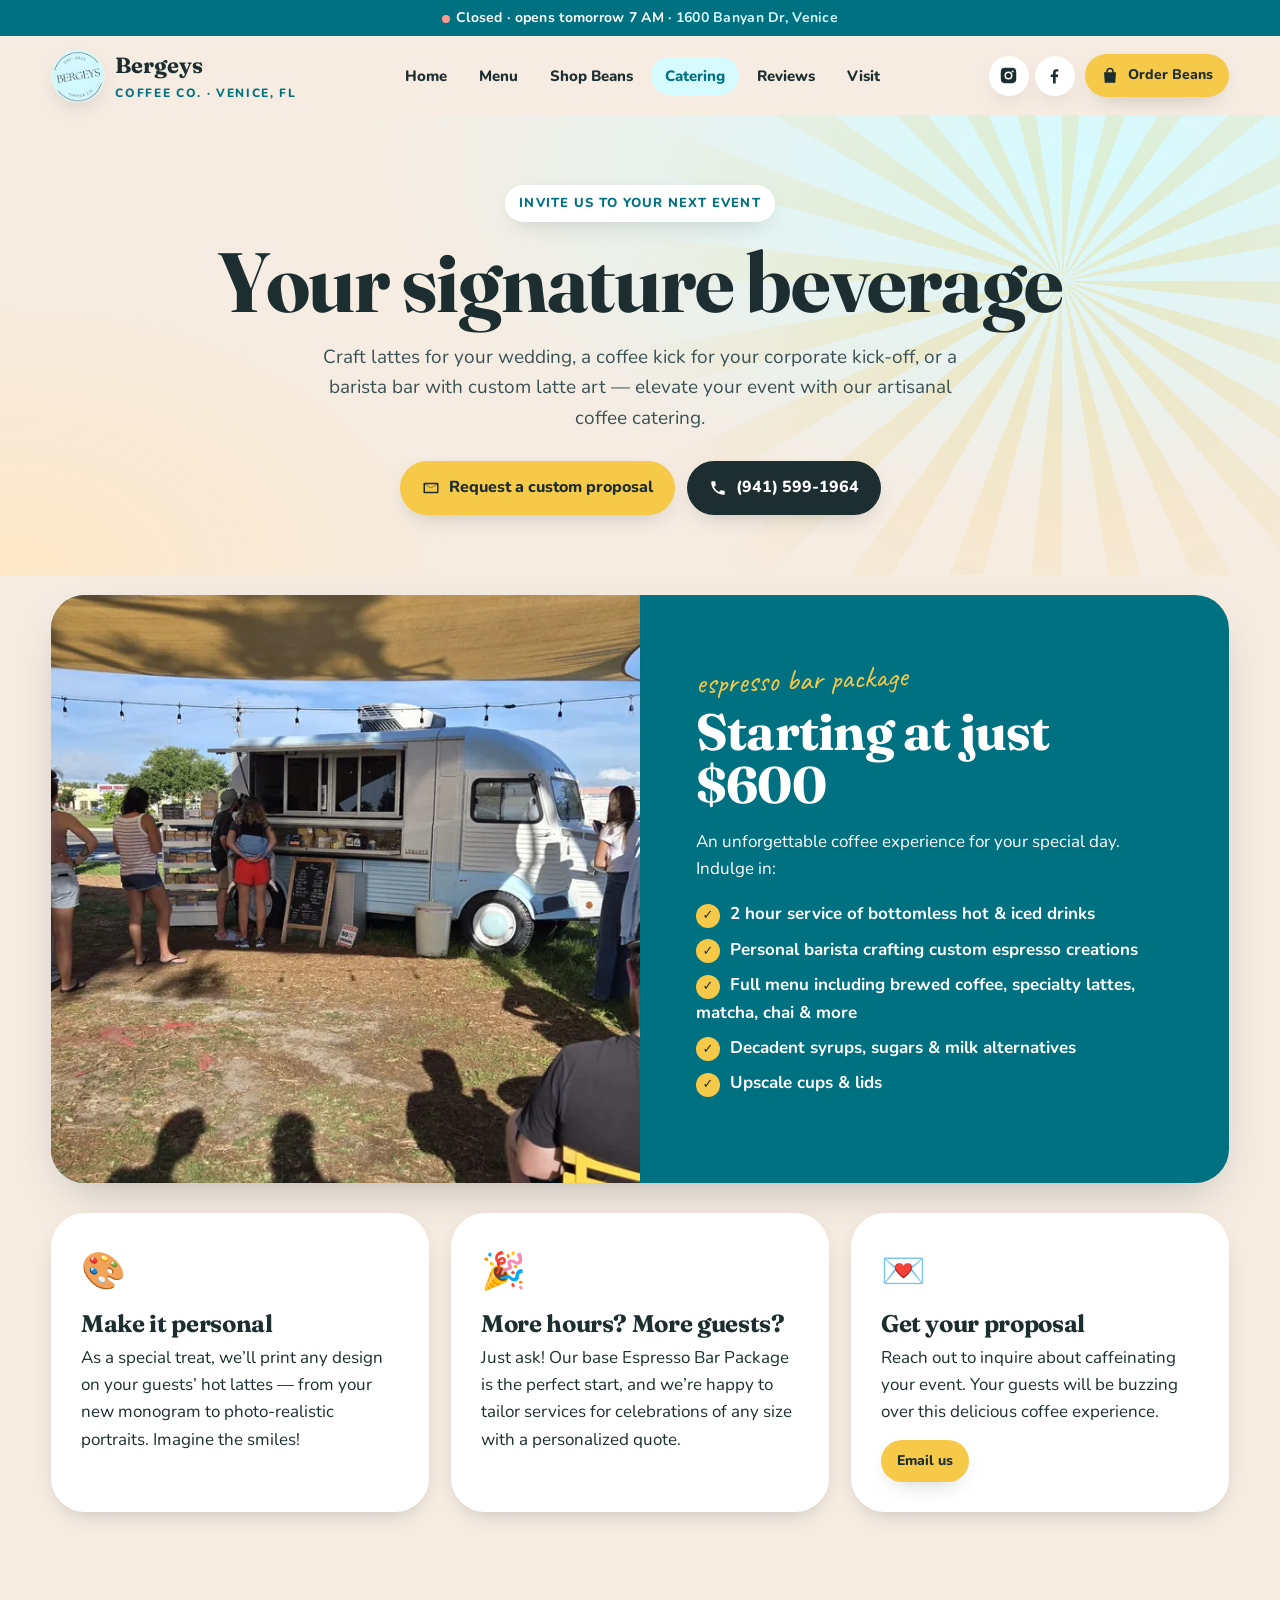
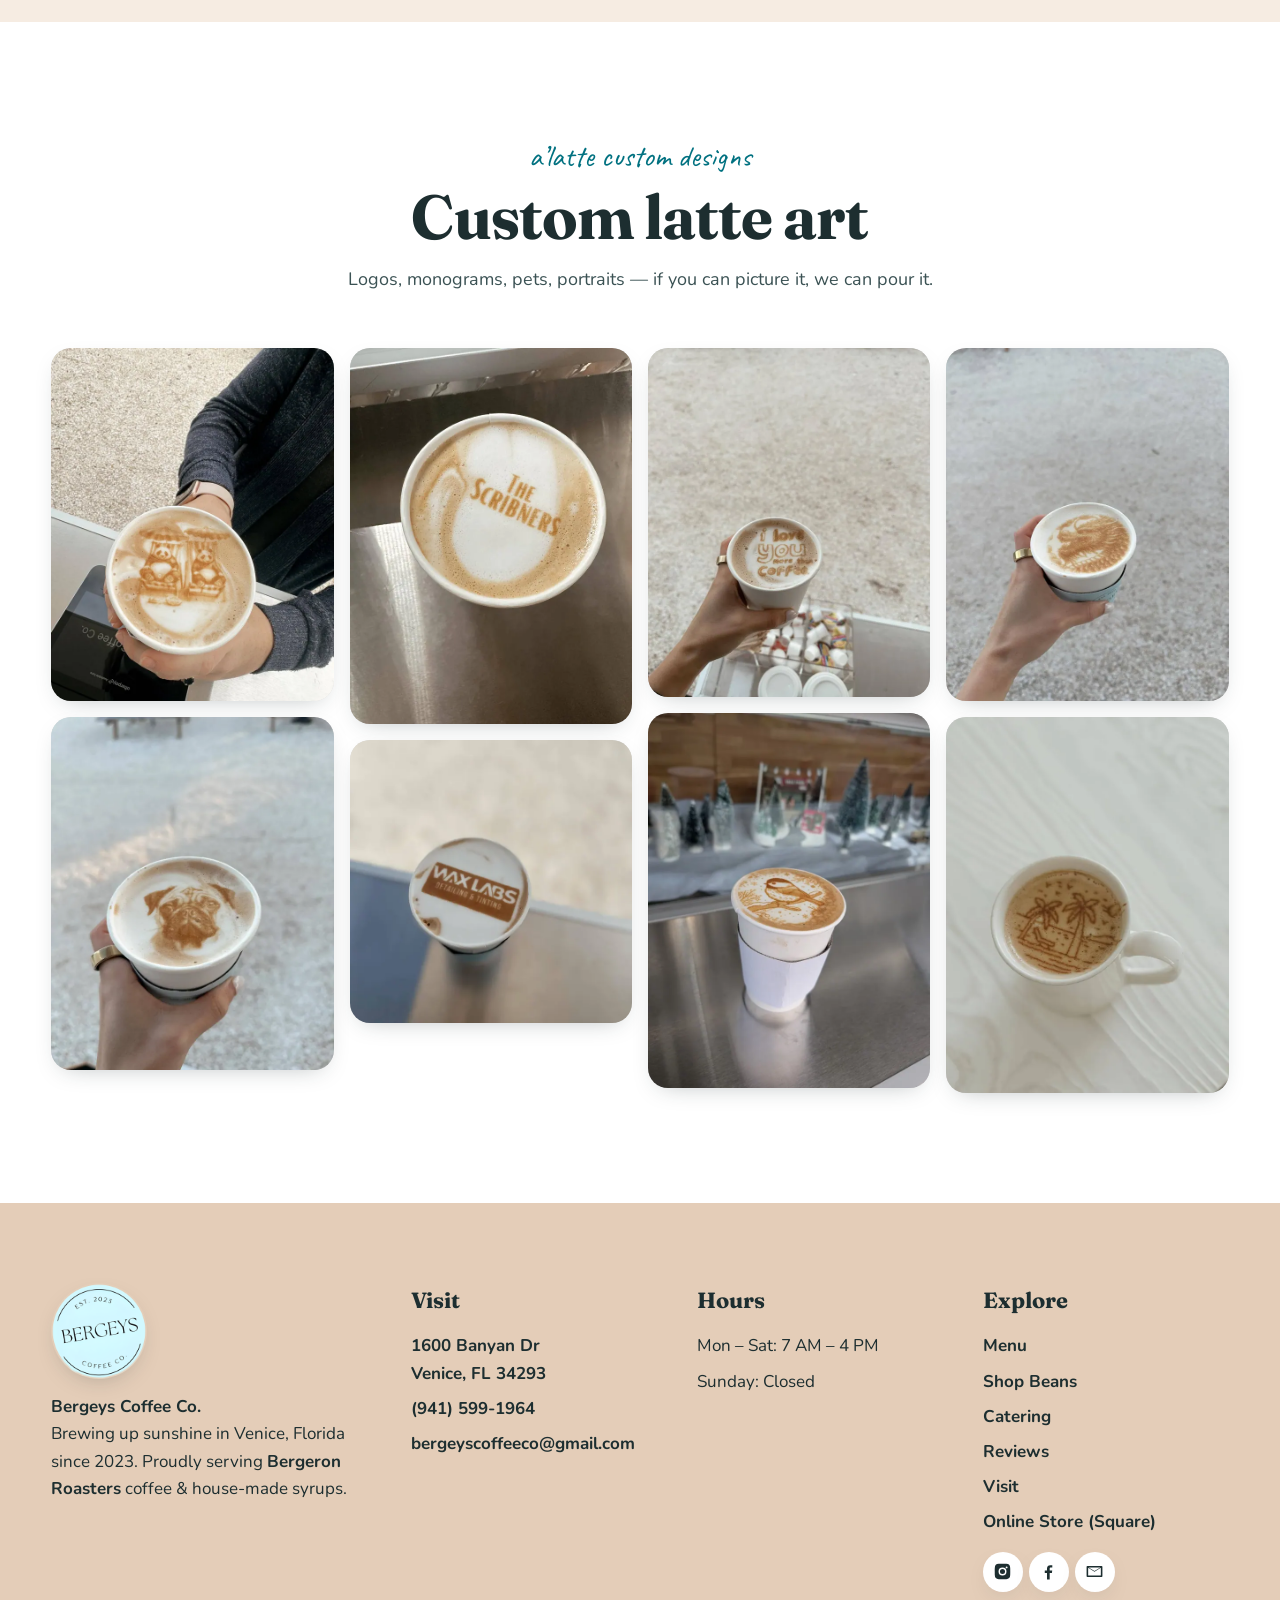
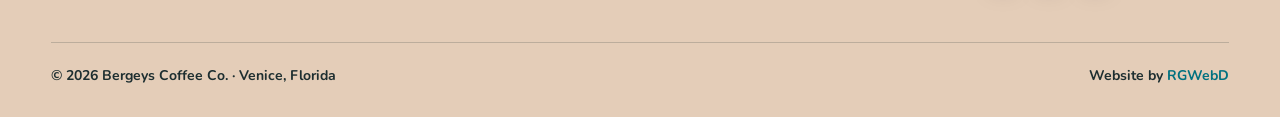
<file: catering.html>
<!doctype html>
<html lang="en">
<head>
<meta charset="utf-8">
<meta name="viewport" content="width=device-width, initial-scale=1">
<title>Coffee Catering &amp; Custom Latte Art | Bergeys Coffee Co., Venice FL</title>
<meta name="description" content="Book the Bergeys Coffee Co. espresso bar for your wedding, corporate event or party in Venice &amp; Sarasota County. Packages from $600 with bottomless hot &amp; iced drinks and custom printed latte art.">
<link rel="canonical" href="https://rgwebd.github.io/bergeyscoffee/catering.html">
<meta name="robots" content="index, follow, max-image-preview:large">
<meta name="theme-color" content="#d5faff">
<meta name="geo.region" content="US-FL"><meta name="geo.placename" content="Venice, Florida"><meta name="geo.position" content="27.0784841;-82.4243742"><meta name="ICBM" content="27.0784841, -82.4243742">
<meta property="og:type" content="website"><meta property="og:site_name" content="Bergeys Coffee Co.">
<meta property="og:title" content="Coffee Catering &amp; Custom Latte Art | Bergeys Coffee Co., Venice FL"><meta property="og:description" content="Book the Bergeys Coffee Co. espresso bar for your wedding, corporate event or party in Venice &amp; Sarasota County. Packages from $600 with bottomless hot &amp; iced drinks and custom printed latte art.">
<meta property="og:url" content="https://rgwebd.github.io/bergeyscoffee/catering.html"><meta property="og:image" content="https://rgwebd.github.io/bergeyscoffee/img/logo-latte-1200.webp"><meta property="og:image:alt" content="The Bergeys Coffee Co. coffee trailer under the palms in Venice, Florida">
<meta property="og:locale" content="en_US">
<meta name="twitter:card" content="summary_large_image"><meta name="twitter:title" content="Coffee Catering &amp; Custom Latte Art | Bergeys Coffee Co., Venice FL"><meta name="twitter:description" content="Book the Bergeys Coffee Co. espresso bar for your wedding, corporate event or party in Venice &amp; Sarasota County. Packages from $600 with bottomless hot &amp; iced drinks and custom printed latte art."><meta name="twitter:image" content="https://rgwebd.github.io/bergeyscoffee/img/logo-latte-1200.webp">
<link rel="icon" type="image/png" href="img/favicon.png"><link rel="apple-touch-icon" href="img/apple-touch-icon.png">
<link rel="preconnect" href="https://fonts.googleapis.com"><link rel="preconnect" href="https://fonts.gstatic.com" crossorigin>
<link href="https://fonts.googleapis.com/css2?family=Caveat:wght@600;700&family=Fraunces:opsz,wght@9..144,500;9..144,700&family=Nunito:wght@400;600;700;800;900&display=swap" rel="stylesheet">
<link rel="stylesheet" href="css/style.css">
<link rel="alternate" type="text/plain" href="llms.txt" title="LLM-friendly summary">
<script type="application/ld+json">{"@context": "https://schema.org", "@graph": [{"@type": "CafeOrCoffeeShop", "@id": "https://rgwebd.github.io/bergeyscoffee/#business", "name": "Bergeys Coffee Co.", "alternateName": "Bergeys Coffee", "description": "Family-run coffee trailer in Venice, Florida, owned by husband-and-wife duo Jason and Mia Bergeron. Espresso drinks, chai, matcha, iced teas and house-made syrups, proudly serving Bergeron Roasters coffee.", "url": "https://rgwebd.github.io/bergeyscoffee/", "logo": "https://rgwebd.github.io/bergeyscoffee/img/logo-512.png", "image": ["https://rgwebd.github.io/bergeyscoffee/img/trailer-palms-1200.webp", "https://rgwebd.github.io/bergeyscoffee/img/g-iced-latte-1200.webp", "https://rgwebd.github.io/bergeyscoffee/img/g-bear-latte-1200.webp"], "telephone": "+19415991964", "email": "bergeyscoffeeco@gmail.com", "priceRange": "$", "servesCuisine": ["Coffee", "Espresso", "Tea"], "foundingDate": "2023", "founder": [{"@type": "Person", "name": "Jason Bergeron"}, {"@type": "Person", "name": "Mia Bergeron"}], "address": {"@type": "PostalAddress", "streetAddress": "1600 Banyan Dr", "addressLocality": "Venice", "addressRegion": "FL", "postalCode": "34293", "addressCountry": "US"}, "geo": {"@type": "GeoCoordinates", "latitude": 27.0784841, "longitude": -82.4243742}, "hasMap": "https://www.google.com/maps/search/?api=1&query=Bergeys+Coffee+Co.&query_place_id=ChIJv5s5R1Gmha4RB5hW4ZKPujY", "openingHoursSpecification": [{"@type": "OpeningHoursSpecification", "dayOfWeek": ["Monday", "Tuesday", "Wednesday", "Thursday", "Friday", "Saturday"], "opens": "07:00", "closes": "16:00"}], "aggregateRating": {"@type": "AggregateRating", "ratingValue": "5.0", "reviewCount": "212", "bestRating": "5"}, "amenityFeature": [{"@type": "LocationFeatureSpecification", "name": "Outdoor seating", "value": true}, {"@type": "LocationFeatureSpecification", "name": "Wheelchair accessible entrance", "value": true}, {"@type": "LocationFeatureSpecification", "name": "Wheelchair accessible parking lot", "value": true}], "paymentAccepted": "Credit card, debit card, NFC mobile payments", "sameAs": ["https://www.instagram.com/bergeyscoffeeco/", "https://www.facebook.com/p/Bergeys-Coffee-Co-100095026822387/", "https://www.bergeyscoffeeco.com/", "https://bergeron-roasters.square.site/", "https://www.instagram.com/bergeronroasters/"], "hasMenu": "https://rgwebd.github.io/bergeyscoffee/#menu"}, {"@type": "Service", "name": "Espresso Bar Package", "provider": {"@id": "https://rgwebd.github.io/bergeyscoffee/#business"}, "areaServed": "Venice, FL", "serviceType": "Coffee catering", "offers": {"@type": "Offer", "price": "600", "priceCurrency": "USD", "description": "Starting price: 2-hour service of bottomless hot & iced drinks"}}]}</script>
</head>
<body>
<a class="skip" href="#main">Skip to content</a>
<div class="progress" aria-hidden="true"></div>
<div class="topbar"><span data-status>Open Mon–Sat 7 AM–4 PM</span><span class="hide-sm"> · <a href="https://www.google.com/maps/dir/?api=1&destination=Bergeys+Coffee+Co.,+1600+Banyan+Dr,+Venice,+FL+34293&destination_place_id=ChIJv5s5R1Gmha4RB5hW4ZKPujY" target="_blank" rel="noopener">1600 Banyan Dr, Venice</a></span></div>
<header class="header"><nav class="wrap nav" aria-label="Main">
<a class="brand" href="index.html"><img src="img/logo-512.png" width="54" height="54" alt="Bergeys Coffee Co. logo"><span><span class="name">Bergeys</span><small>Coffee Co. · Venice, FL</small></span></a>
<ul class="menu-links"><li><a href="index.html">Home</a></li><li><a href="index.html#menu">Menu</a></li><li><a href="shop.html">Shop Beans</a></li><li><a href="catering.html" aria-current=page>Catering</a></li><li><a href="index.html#reviews">Reviews</a></li><li><a href="index.html#visit">Visit</a></li></ul>
<div class="nav-cta"><div class="social-mini"><a href="https://www.instagram.com/bergeyscoffeeco/" target="_blank" rel="noopener" aria-label="Bergeys on Instagram"><svg viewBox="0 0 24 24" aria-hidden="true"><path d="M12 2.2c3.2 0 3.6 0 4.8.1 3.3.1 4.8 1.7 4.9 4.9.1 1.3.1 1.6.1 4.8s0 3.6-.1 4.8c-.1 3.2-1.7 4.8-4.9 4.9-1.3.1-1.6.1-4.8.1s-3.6 0-4.8-.1c-3.3-.1-4.8-1.7-4.9-4.9C2.2 15.6 2.2 15.2 2.2 12s0-3.6.1-4.8C2.4 3.9 3.9 2.4 7.2 2.3 8.4 2.2 8.8 2.2 12 2.2zm0 4.8a5 5 0 100 10 5 5 0 000-10zm0 8.2a3.2 3.2 0 110-6.4 3.2 3.2 0 010 6.4zm5.2-9.6a1.2 1.2 0 100 2.4 1.2 1.2 0 000-2.4z"/></svg></a><a href="https://www.facebook.com/p/Bergeys-Coffee-Co-100095026822387/" target="_blank" rel="noopener" aria-label="Bergeys on Facebook"><svg viewBox="0 0 24 24" aria-hidden="true"><path d="M13.5 22v-8.2h2.8l.4-3.2h-3.2V8.5c0-.9.3-1.6 1.6-1.6h1.7V4.1c-.3 0-1.3-.1-2.5-.1-2.5 0-4.2 1.5-4.2 4.3v2.4H7.3v3.2h2.8V22h3.4z"/></svg></a></div>
<a class="btn sun sm order" href="https://bergeron-roasters.square.site/" target="_blank" rel="noopener"><svg viewBox="0 0 24 24" aria-hidden="true"><path d="M7 7V6a5 5 0 0110 0v1h3l-1 14H5L4 7h3zm2 0h6V6a3 3 0 00-6 0v1z"/></svg>Order Beans</a>
<button class="burger" aria-label="Open menu" aria-expanded="false"><span></span></button></div>
</nav></header>
<main id="main">

<section class="page-hero" aria-labelledby="cat-h"><div class="hero-bg"></div><div class="sunburst" aria-hidden="true"></div>
<div class="wrap"><span class="eyebrow reveal">Invite us to your next event</span>
<h1 id="cat-h" class="reveal d1">Your signature beverage</h1>
<p class="reveal d2">Craft lattes for your wedding, a coffee kick for your corporate kick-off, or a barista bar with custom latte art — elevate your event with our artisanal coffee catering.</p>
<div class="cta-row reveal d3" style="justify-content:center"><a class="btn sun" href="mailto:bergeyscoffeeco@gmail.com?subject=Event%20coffee%20catering%20inquiry"><svg viewBox="0 0 24 24" aria-hidden="true"><path d="M3 5h18a1 1 0 011 1v12a1 1 0 01-1 1H3a1 1 0 01-1-1V6a1 1 0 011-1zm9 7.2L4 7.3V17h16V7.3l-8 4.9zM4.6 7l7.4 4.5L19.4 7H4.6z"/></svg>Request a custom proposal</a><a class="btn" href="tel:+19415991964"><svg viewBox="0 0 24 24" aria-hidden="true"><path d="M6.6 10.8a15.1 15.1 0 006.6 6.6l2.2-2.2c.3-.3.7-.4 1-.2 1.1.4 2.3.6 3.6.6.6 0 1 .4 1 1V20c0 .6-.4 1-1 1A17 17 0 013 4c0-.6.4-1 1-1h3.5c.6 0 1 .4 1 1 0 1.3.2 2.5.6 3.6.1.3 0 .7-.2 1l-2.3 2.2z"/></svg>(941) 599-1964</a></div></div></section>
<section class="sec" style="padding-top:20px" aria-labelledby="pkg"><div class="wrap">
<div class="band reveal"><img src="img/g-trailer-lights-1200.webp" srcset="img/g-trailer-lights-640.webp 640w, img/g-trailer-lights-1200.webp 1200w" sizes="(max-width:860px) 92vw, 600px" width="1200" height="1200" alt="The Bergeys trailer with patio lights" loading="lazy" decoding="async"><div class="band-body"><span class="kicker">espresso bar package</span><h2 id="pkg">Starting at just $600</h2><p>An unforgettable coffee experience for your special day. Indulge in:</p>
<ul><li>2 hour service of bottomless hot &amp; iced drinks</li><li>Personal barista crafting custom espresso creations</li><li>Full menu including brewed coffee, specialty lattes, matcha, chai &amp; more</li><li>Decadent syrups, sugars &amp; milk alternatives</li><li>Upscale cups &amp; lids</li></ul></div></div>
<div class="feature-list" style="margin-top:30px">
<div class="fcard reveal"><div class="ico">🎨</div><h3>Make it personal</h3><p>As a special treat, we’ll print any design on your guests’ hot lattes — from your new monogram to photo-realistic portraits. Imagine the smiles!</p></div>
<div class="fcard reveal d1"><div class="ico">🎉</div><h3>More hours? More guests?</h3><p>Just ask! Our base Espresso Bar Package is the perfect start, and we’re happy to tailor services for celebrations of any size with a personalized quote.</p></div>
<div class="fcard reveal d2"><div class="ico">💌</div><h3>Get your proposal</h3><p>Reach out to inquire about caffeinating your event. Your guests will be buzzing over this delicious coffee experience.</p><a class="btn sun sm" style="margin-top:14px" href="mailto:bergeyscoffeeco@gmail.com?subject=Event%20coffee%20catering%20inquiry">Email us</a></div>
</div></div></section>
<section class="sec bg-white" id="latte-art" aria-labelledby="la"><div class="wrap"><div class="sec-head"><span class="kicker reveal">a’latte custom designs</span><h2 id="la" class="reveal d1">Custom latte art</h2><p class="reveal d2">Logos, monograms, pets, portraits — if you can picture it, we can pour it.</p></div>
<div class="gallery reveal"><button type="button" data-full="img/latte-art-photo-1200.webp" aria-label="Open photo: Photo latte art"><img src="img/latte-art-photo-1200.webp" srcset="img/latte-art-photo-640.webp 640w, img/latte-art-photo-1200.webp 1200w" sizes="(max-width:600px) 46vw, 300px" width="1200" height="1500" alt="Photo latte art" loading="lazy" decoding="async"></button><button type="button" data-full="img/latte-art-pet-1200.webp" aria-label="Open photo: Pet portrait latte"><img src="img/latte-art-pet-1200.webp" srcset="img/latte-art-pet-640.webp 640w, img/latte-art-pet-1200.webp 1200w" sizes="(max-width:600px) 46vw, 300px" width="1200" height="1500" alt="Pet portrait latte" loading="lazy" decoding="async"></button><button type="button" data-full="img/scribners-latte-1200.webp" aria-label="Open photo: Business logo latte"><img src="img/scribners-latte-1200.webp" srcset="img/scribners-latte-640.webp 640w, img/scribners-latte-1200.webp 1200w" sizes="(max-width:600px) 46vw, 300px" width="1200" height="1600" alt="Business logo latte" loading="lazy" decoding="async"></button><button type="button" data-full="img/logo-latte-1200.webp" aria-label="Open photo: Event logo latte"><img src="img/logo-latte-1200.webp" srcset="img/logo-latte-640.webp 640w, img/logo-latte-1200.webp 1200w" sizes="(max-width:600px) 46vw, 300px" width="1200" height="1200" alt="Event logo latte" loading="lazy" decoding="async"></button><button type="button" data-full="img/love-latte-1200.webp" aria-label="Open photo: Love note latte"><img src="img/love-latte-1200.webp" srcset="img/love-latte-640.webp 640w, img/love-latte-1200.webp 1200w" sizes="(max-width:600px) 46vw, 300px" width="1200" height="1482" alt="Love note latte" loading="lazy" decoding="async"></button><button type="button" data-full="img/j-custom-latte-640.webp" aria-label="Open photo: Custom character latte"><img src="img/j-custom-latte-640.webp" srcset="img/j-custom-latte-640.webp 640w" sizes="(max-width:600px) 46vw, 300px" width="640" height="850" alt="Custom character latte" loading="lazy" decoding="async"></button><button type="button" data-full="img/latte-art-hand-1200.webp" aria-label="Open photo: Custom latte art"><img src="img/latte-art-hand-1200.webp" srcset="img/latte-art-hand-640.webp 640w, img/latte-art-hand-1200.webp 1200w" sizes="(max-width:600px) 46vw, 300px" width="1200" height="1500" alt="Custom latte art" loading="lazy" decoding="async"></button><button type="button" data-full="img/palm-latte-2-1200.webp" aria-label="Open photo: Palm tree latte art"><img src="img/palm-latte-2-1200.webp" srcset="img/palm-latte-2-640.webp 640w, img/palm-latte-2-1200.webp 1200w" sizes="(max-width:600px) 46vw, 300px" width="1200" height="1600" alt="Palm tree latte art" loading="lazy" decoding="async"></button></div></div></section>
<div class="lightbox" role="dialog" aria-modal="true" aria-label="Photo viewer"><button class="lb-btn lb-close" aria-label="Close">✕</button><button class="lb-btn lb-prev" aria-label="Previous photo">‹</button><img alt=""><button class="lb-btn lb-next" aria-label="Next photo">›</button><p class="lb-cap"></p></div>
</main>
<footer class="footer" id="contact">
<div class="wrap footer-grid">
<div class="footer-brand"><img src="img/logo-512.png" width="96" height="96" alt="Bergeys Coffee Co. logo" loading="lazy">
<p><b>Bergeys Coffee Co.</b><br>Brewing up sunshine in Venice, Florida since 2023. Proudly serving <a href="https://www.instagram.com/bergeronroasters/" target="_blank" rel="noopener">Bergeron Roasters</a> coffee &amp; house-made syrups.</p></div>
<div><h4>Visit</h4><ul><li><a href="https://www.google.com/maps/dir/?api=1&destination=Bergeys+Coffee+Co.,+1600+Banyan+Dr,+Venice,+FL+34293&destination_place_id=ChIJv5s5R1Gmha4RB5hW4ZKPujY" target="_blank" rel="noopener">1600 Banyan Dr<br>Venice, FL 34293</a></li><li><a href="tel:+19415991964">(941) 599-1964</a></li><li><a href="mailto:bergeyscoffeeco@gmail.com">bergeyscoffeeco@gmail.com</a></li></ul></div>
<div><h4>Hours</h4><ul><li>Mon – Sat: 7 AM – 4 PM</li><li>Sunday: Closed</li></ul></div>
<div><h4>Explore</h4><ul><li><a href="index.html#menu">Menu</a></li><li><a href="shop.html">Shop Beans</a></li><li><a href="catering.html">Catering</a></li><li><a href="index.html#reviews">Reviews</a></li><li><a href="index.html#visit">Visit</a></li><li><a href="https://bergeron-roasters.square.site/" target="_blank" rel="noopener">Online Store (Square)</a></li></ul>
<div class="social-mini" style="margin-top:16px"><a href="https://www.instagram.com/bergeyscoffeeco/" target="_blank" rel="noopener" aria-label="Instagram"><svg viewBox="0 0 24 24" aria-hidden="true"><path d="M12 2.2c3.2 0 3.6 0 4.8.1 3.3.1 4.8 1.7 4.9 4.9.1 1.3.1 1.6.1 4.8s0 3.6-.1 4.8c-.1 3.2-1.7 4.8-4.9 4.9-1.3.1-1.6.1-4.8.1s-3.6 0-4.8-.1c-3.3-.1-4.8-1.7-4.9-4.9C2.2 15.6 2.2 15.2 2.2 12s0-3.6.1-4.8C2.4 3.9 3.9 2.4 7.2 2.3 8.4 2.2 8.8 2.2 12 2.2zm0 4.8a5 5 0 100 10 5 5 0 000-10zm0 8.2a3.2 3.2 0 110-6.4 3.2 3.2 0 010 6.4zm5.2-9.6a1.2 1.2 0 100 2.4 1.2 1.2 0 000-2.4z"/></svg></a><a href="https://www.facebook.com/p/Bergeys-Coffee-Co-100095026822387/" target="_blank" rel="noopener" aria-label="Facebook"><svg viewBox="0 0 24 24" aria-hidden="true"><path d="M13.5 22v-8.2h2.8l.4-3.2h-3.2V8.5c0-.9.3-1.6 1.6-1.6h1.7V4.1c-.3 0-1.3-.1-2.5-.1-2.5 0-4.2 1.5-4.2 4.3v2.4H7.3v3.2h2.8V22h3.4z"/></svg></a><a href="mailto:bergeyscoffeeco@gmail.com" aria-label="Email"><svg viewBox="0 0 24 24" aria-hidden="true"><path d="M3 5h18a1 1 0 011 1v12a1 1 0 01-1 1H3a1 1 0 01-1-1V6a1 1 0 011-1zm9 7.2L4 7.3V17h16V7.3l-8 4.9zM4.6 7l7.4 4.5L19.4 7H4.6z"/></svg></a></div></div>
</div>
<div class="wrap footer-bottom"><span>© <span data-year>2026</span> Bergeys Coffee Co. · Venice, Florida</span><span>Website by <a href="https://github.com/RGWebD" target="_blank" rel="noopener">RGWebD</a></span></div>
</footer>
<nav class="mobile-bar" aria-label="Quick actions"><a href="tel:+19415991964">Call</a><a class="main" href="https://www.google.com/maps/dir/?api=1&destination=Bergeys+Coffee+Co.,+1600+Banyan+Dr,+Venice,+FL+34293&destination_place_id=ChIJv5s5R1Gmha4RB5hW4ZKPujY" target="_blank" rel="noopener">Directions</a><a href="shop.html">Shop</a></nav>
<button class="to-top" aria-label="Back to top">↑</button>
<script src="js/main.js" defer></script>
</body>
</html>
</file>
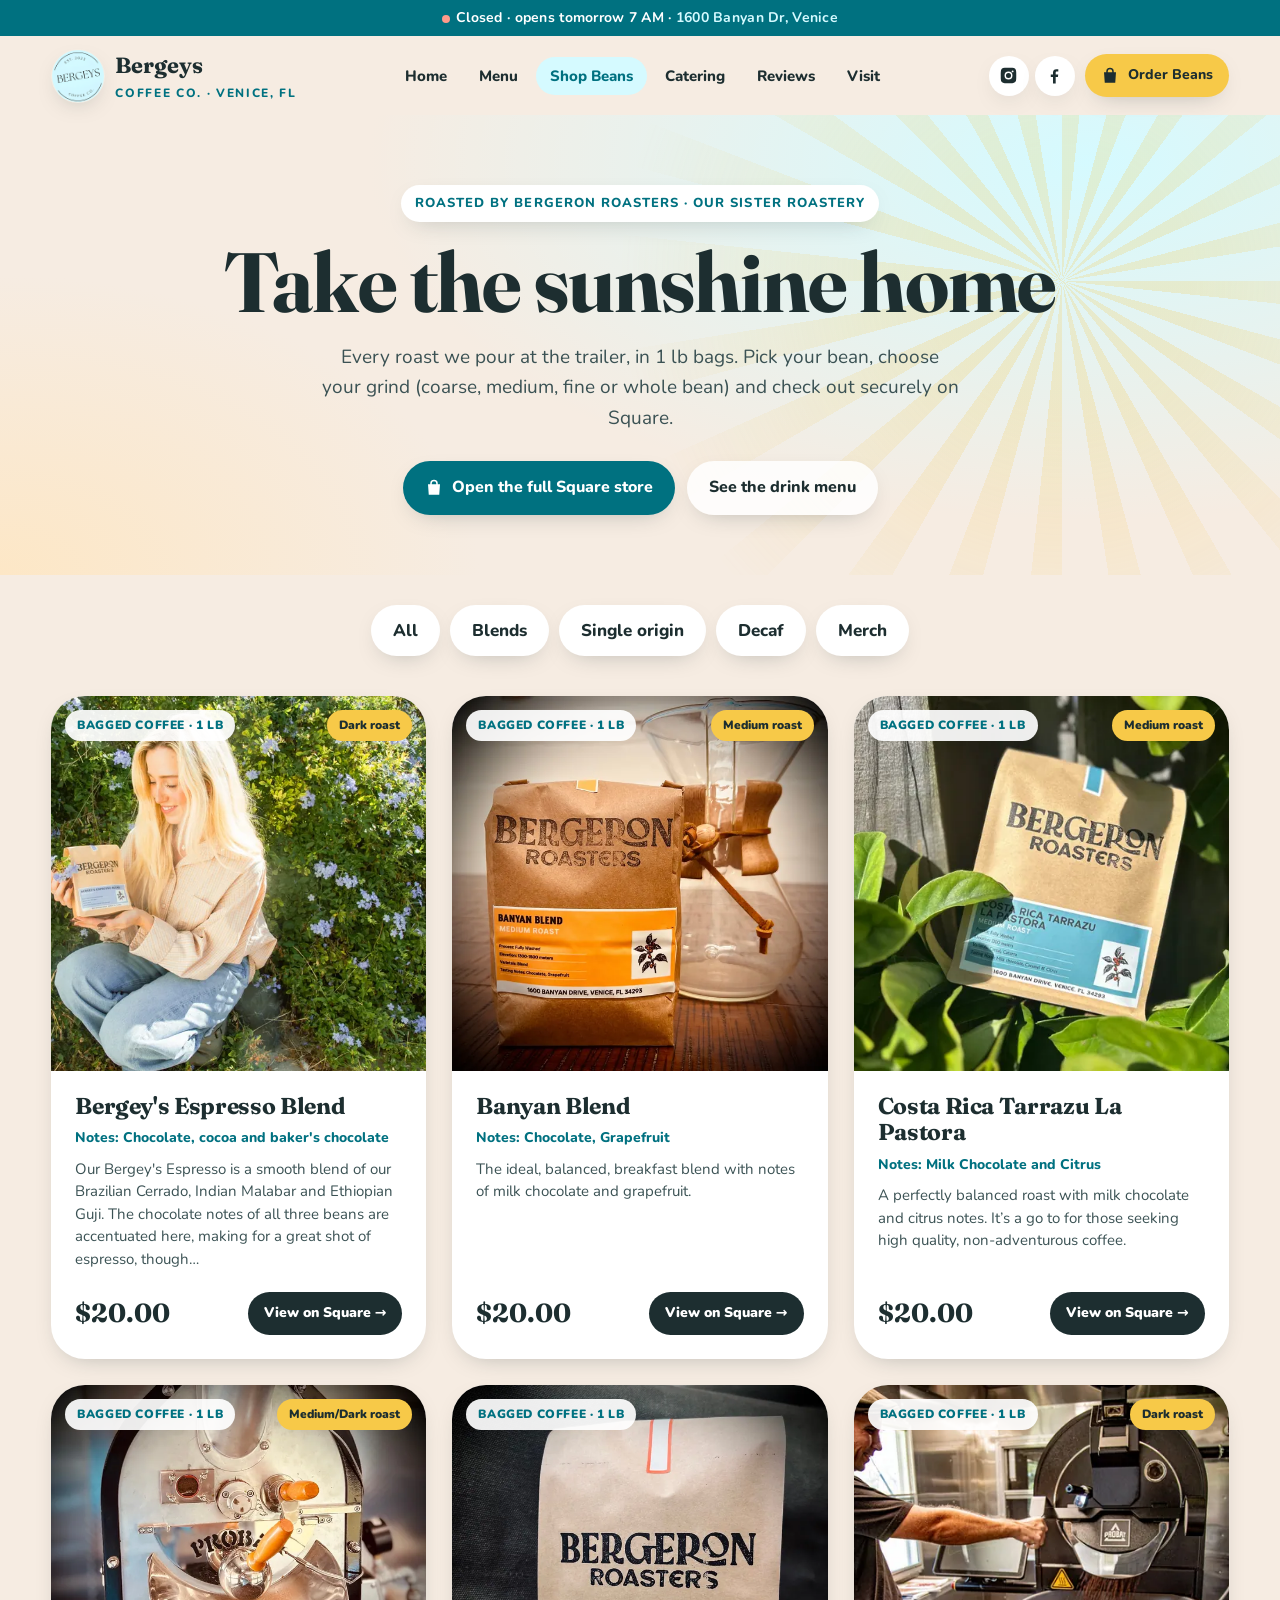
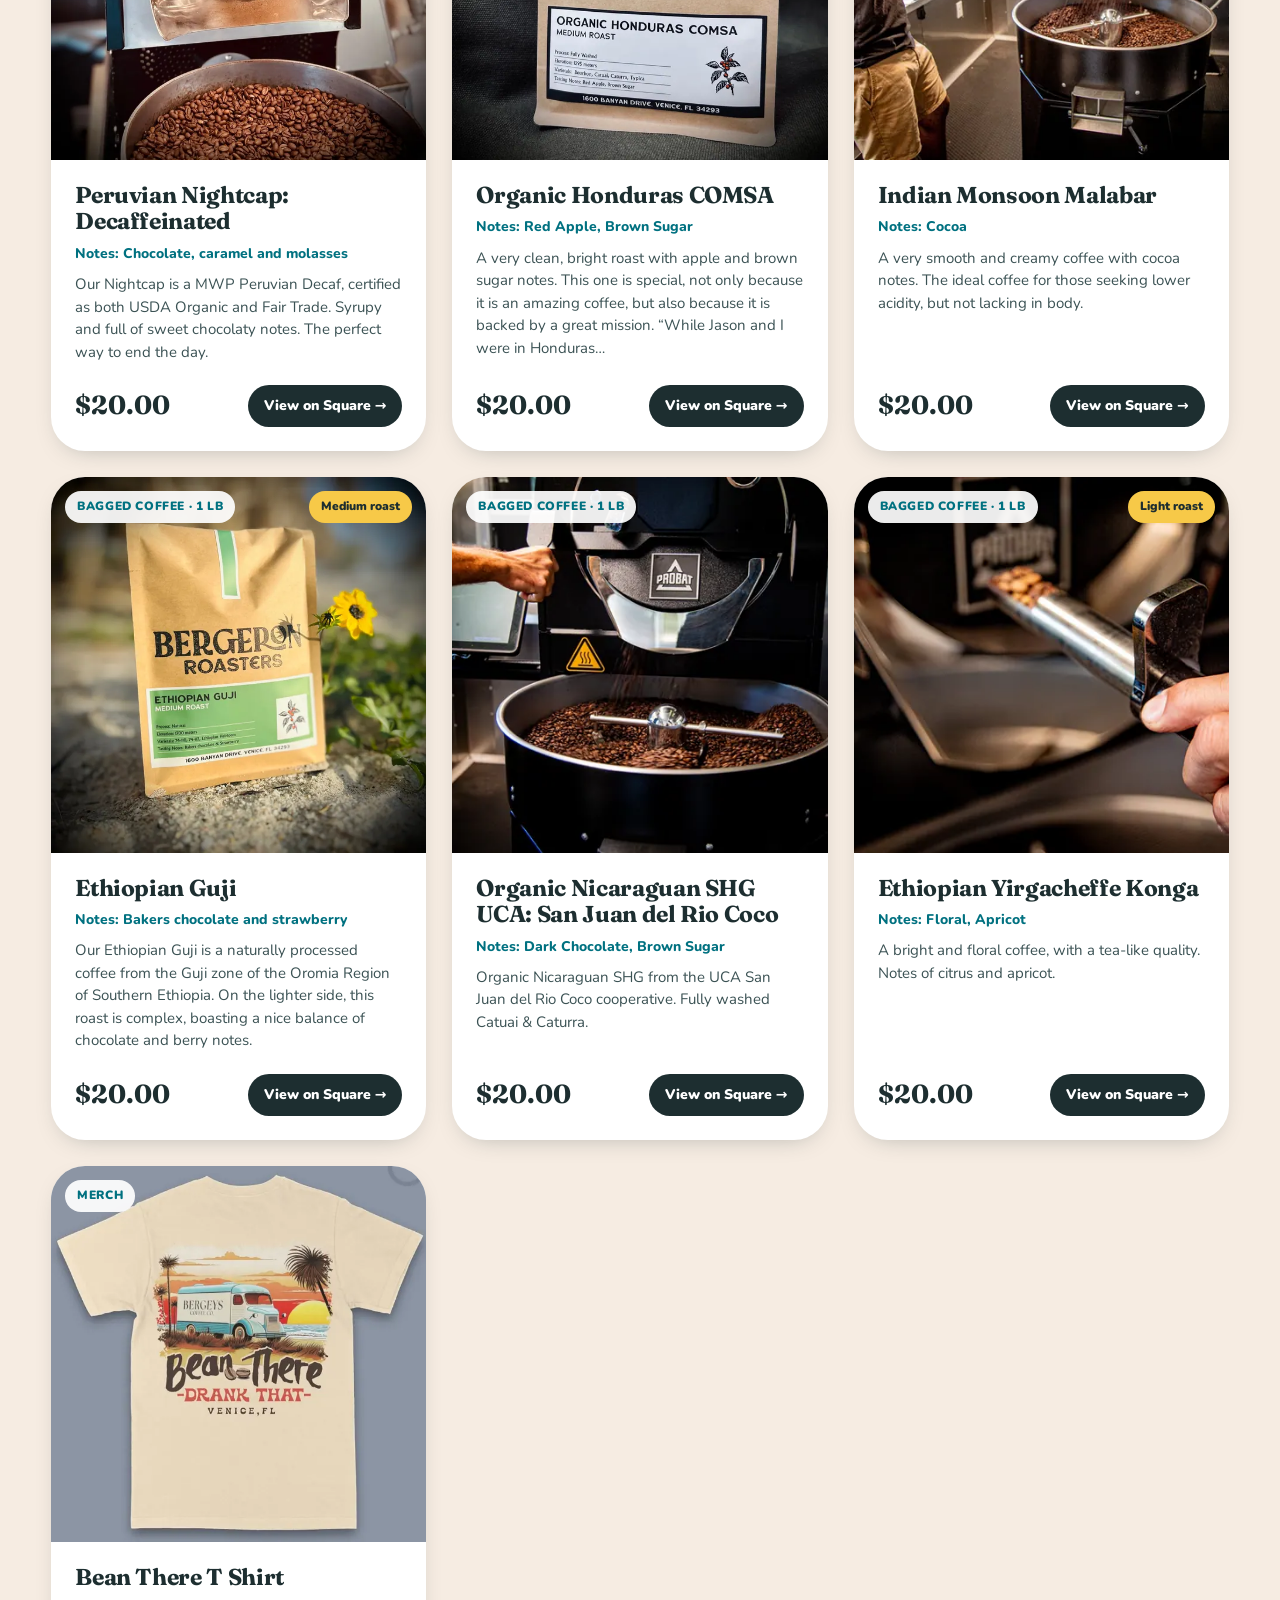
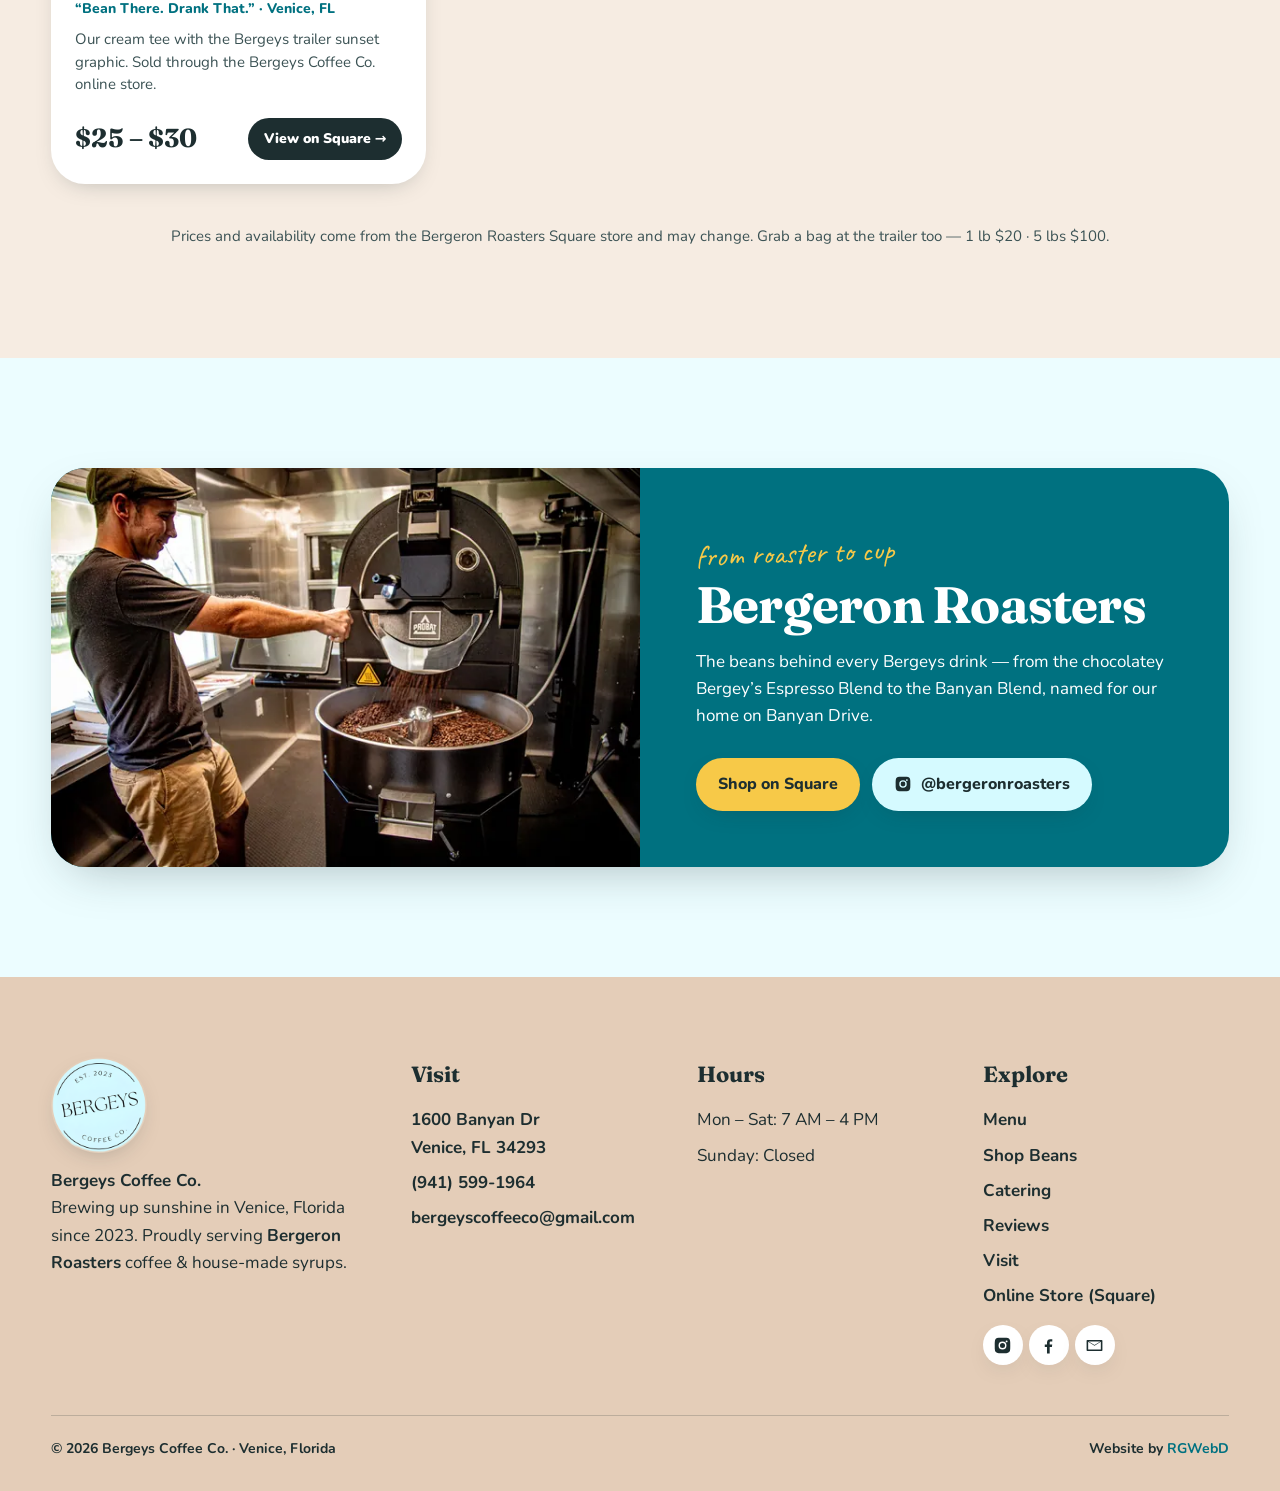
<file: shop.html>
<!doctype html>
<html lang="en">
<head>
<meta charset="utf-8">
<meta name="viewport" content="width=device-width, initial-scale=1">
<title>Shop Coffee Beans | Bergeron Roasters × Bergeys Coffee Co., Venice FL</title>
<meta name="description" content="Shop every Bergeron Roasters coffee served at Bergeys Coffee Co. — Bergey’s Espresso Blend, Banyan Blend, Ethiopian, Costa Rica, Honduras, Nicaragua, Indian Malabar &amp; Peruvian decaf. 1 lb bags $20, ground to order.">
<link rel="canonical" href="https://rgwebd.github.io/bergeyscoffee/shop.html">
<meta name="robots" content="index, follow, max-image-preview:large">
<meta name="theme-color" content="#d5faff">
<meta name="geo.region" content="US-FL"><meta name="geo.placename" content="Venice, Florida"><meta name="geo.position" content="27.0784841;-82.4243742"><meta name="ICBM" content="27.0784841, -82.4243742">
<meta property="og:type" content="website"><meta property="og:site_name" content="Bergeys Coffee Co.">
<meta property="og:title" content="Shop Coffee Beans | Bergeron Roasters × Bergeys Coffee Co., Venice FL"><meta property="og:description" content="Shop every Bergeron Roasters coffee served at Bergeys Coffee Co. — Bergey’s Espresso Blend, Banyan Blend, Ethiopian, Costa Rica, Honduras, Nicaragua, Indian Malabar &amp; Peruvian decaf. 1 lb bags $20, ground to order.">
<meta property="og:url" content="https://rgwebd.github.io/bergeyscoffee/shop.html"><meta property="og:image" content="https://rgwebd.github.io/bergeyscoffee/img/roasting-1200.webp"><meta property="og:image:alt" content="The Bergeys Coffee Co. coffee trailer under the palms in Venice, Florida">
<meta property="og:locale" content="en_US">
<meta name="twitter:card" content="summary_large_image"><meta name="twitter:title" content="Shop Coffee Beans | Bergeron Roasters × Bergeys Coffee Co., Venice FL"><meta name="twitter:description" content="Shop every Bergeron Roasters coffee served at Bergeys Coffee Co. — Bergey’s Espresso Blend, Banyan Blend, Ethiopian, Costa Rica, Honduras, Nicaragua, Indian Malabar &amp; Peruvian decaf. 1 lb bags $20, ground to order."><meta name="twitter:image" content="https://rgwebd.github.io/bergeyscoffee/img/roasting-1200.webp">
<link rel="icon" type="image/png" href="img/favicon.png"><link rel="apple-touch-icon" href="img/apple-touch-icon.png">
<link rel="preconnect" href="https://fonts.googleapis.com"><link rel="preconnect" href="https://fonts.gstatic.com" crossorigin>
<link href="https://fonts.googleapis.com/css2?family=Caveat:wght@600;700&family=Fraunces:opsz,wght@9..144,500;9..144,700&family=Nunito:wght@400;600;700;800;900&display=swap" rel="stylesheet">
<link rel="stylesheet" href="css/style.css">
<link rel="alternate" type="text/plain" href="llms.txt" title="LLM-friendly summary">
<script type="application/ld+json">{"@context": "https://schema.org", "@graph": [{"@type": "CafeOrCoffeeShop", "@id": "https://rgwebd.github.io/bergeyscoffee/#business", "name": "Bergeys Coffee Co.", "alternateName": "Bergeys Coffee", "description": "Family-run coffee trailer in Venice, Florida, owned by husband-and-wife duo Jason and Mia Bergeron. Espresso drinks, chai, matcha, iced teas and house-made syrups, proudly serving Bergeron Roasters coffee.", "url": "https://rgwebd.github.io/bergeyscoffee/", "logo": "https://rgwebd.github.io/bergeyscoffee/img/logo-512.png", "image": ["https://rgwebd.github.io/bergeyscoffee/img/trailer-palms-1200.webp", "https://rgwebd.github.io/bergeyscoffee/img/g-iced-latte-1200.webp", "https://rgwebd.github.io/bergeyscoffee/img/g-bear-latte-1200.webp"], "telephone": "+19415991964", "email": "bergeyscoffeeco@gmail.com", "priceRange": "$", "servesCuisine": ["Coffee", "Espresso", "Tea"], "foundingDate": "2023", "founder": [{"@type": "Person", "name": "Jason Bergeron"}, {"@type": "Person", "name": "Mia Bergeron"}], "address": {"@type": "PostalAddress", "streetAddress": "1600 Banyan Dr", "addressLocality": "Venice", "addressRegion": "FL", "postalCode": "34293", "addressCountry": "US"}, "geo": {"@type": "GeoCoordinates", "latitude": 27.0784841, "longitude": -82.4243742}, "hasMap": "https://www.google.com/maps/search/?api=1&query=Bergeys+Coffee+Co.&query_place_id=ChIJv5s5R1Gmha4RB5hW4ZKPujY", "openingHoursSpecification": [{"@type": "OpeningHoursSpecification", "dayOfWeek": ["Monday", "Tuesday", "Wednesday", "Thursday", "Friday", "Saturday"], "opens": "07:00", "closes": "16:00"}], "aggregateRating": {"@type": "AggregateRating", "ratingValue": "5.0", "reviewCount": "212", "bestRating": "5"}, "amenityFeature": [{"@type": "LocationFeatureSpecification", "name": "Outdoor seating", "value": true}, {"@type": "LocationFeatureSpecification", "name": "Wheelchair accessible entrance", "value": true}, {"@type": "LocationFeatureSpecification", "name": "Wheelchair accessible parking lot", "value": true}], "paymentAccepted": "Credit card, debit card, NFC mobile payments", "sameAs": ["https://www.instagram.com/bergeyscoffeeco/", "https://www.facebook.com/p/Bergeys-Coffee-Co-100095026822387/", "https://www.bergeyscoffeeco.com/", "https://bergeron-roasters.square.site/", "https://www.instagram.com/bergeronroasters/"], "hasMenu": "https://rgwebd.github.io/bergeyscoffee/#menu"}, {"@type": "ItemList", "name": "Bergeron Roasters coffee & Bergeys merch", "itemListElement": [{"@type": "ListItem", "position": 1, "item": {"@type": "Product", "name": "Bergey's Espresso Blend (1 lb)", "brand": {"@type": "Brand", "name": "Bergeron Roasters"}, "image": "https://rgwebd.github.io/bergeyscoffee/img/p-espresso-1200.webp", "description": "Our Bergey's Espresso is a smooth blend of our Brazilian Cerrado, Indian Malabar and Ethiopian Guji. The chocolate notes of all three beans are accentuated here, making for a great shot of espresso, though being versatile enough for brewing in any desired way.", "url": "https://bergeron-roasters.square.site/product/bergey-s-espresso-blend-1lb/7TUFL2IGF7J436SSFGVEGRHB", "offers": {"@type": "Offer", "price": "20.00", "priceCurrency": "USD", "url": "https://bergeron-roasters.square.site/product/bergey-s-espresso-blend-1lb/7TUFL2IGF7J436SSFGVEGRHB", "availability": "https://schema.org/InStock"}}}, {"@type": "ListItem", "position": 2, "item": {"@type": "Product", "name": "Banyan Blend (1 lb)", "brand": {"@type": "Brand", "name": "Bergeron Roasters"}, "image": "https://rgwebd.github.io/bergeyscoffee/img/p-banyan-1200.webp", "description": "The ideal, balanced, breakfast blend with notes of milk chocolate and grapefruit.", "url": "https://bergeron-roasters.square.site/product/banyan-blend-1lb/NH3LYSQFJAIXHBJD7FCAUPXV", "offers": {"@type": "Offer", "price": "20.00", "priceCurrency": "USD", "url": "https://bergeron-roasters.square.site/product/banyan-blend-1lb/NH3LYSQFJAIXHBJD7FCAUPXV", "availability": "https://schema.org/InStock"}}}, {"@type": "ListItem", "position": 3, "item": {"@type": "Product", "name": "Costa Rica Tarrazu La Pastora (1 lb)", "brand": {"@type": "Brand", "name": "Bergeron Roasters"}, "image": "https://rgwebd.github.io/bergeyscoffee/img/p-costarica-1200.webp", "description": "A perfectly balanced roast with milk chocolate and citrus notes. It’s a go to for those seeking high quality, non-adventurous coffee.", "url": "https://bergeron-roasters.square.site/product/costa-rica-tarrazu-la-pastora-1lb/LQSFVW6FQVFFN54UVE6ALPYS", "offers": {"@type": "Offer", "price": "20.00", "priceCurrency": "USD", "url": "https://bergeron-roasters.square.site/product/costa-rica-tarrazu-la-pastora-1lb/LQSFVW6FQVFFN54UVE6ALPYS", "availability": "https://schema.org/InStock"}}}, {"@type": "ListItem", "position": 4, "item": {"@type": "Product", "name": "Peruvian Nightcap: Decaffeinated (1 lb)", "brand": {"@type": "Brand", "name": "Bergeron Roasters"}, "image": "https://rgwebd.github.io/bergeyscoffee/img/p-nightcap-1200.webp", "description": "Our Nightcap is a MWP Peruvian Decaf, certified as both USDA Organic and Fair Trade. Syrupy and full of sweet chocolaty notes. The perfect way to end the day.", "url": "https://bergeron-roasters.square.site/product/peruvian-nightcap-decaffeinated-1lb/3", "offers": {"@type": "Offer", "price": "20.00", "priceCurrency": "USD", "url": "https://bergeron-roasters.square.site/product/peruvian-nightcap-decaffeinated-1lb/3", "availability": "https://schema.org/InStock"}}}, {"@type": "ListItem", "position": 5, "item": {"@type": "Product", "name": "Organic Honduras COMSA (1 lb)", "brand": {"@type": "Brand", "name": "Bergeron Roasters"}, "image": "https://rgwebd.github.io/bergeyscoffee/img/p-honduras-1200.webp", "description": "A very clean, bright roast with apple and brown sugar notes. This one is special, not only because it is an amazing coffee, but also because it is backed by a great mission. “While Jason and I were in Honduras touring coffee farms, we were blessed by the hospitality of the folks at SEPE Honduras, where we stayed for our trip. We have partnered up with them for this coffee. For each bag of our Honduras Comsa sold, a portion of the proceeds will go toward training pastors for the purpose of church planting in Honduras. We’re excited to be working together with the Seminary for Expository Preaching and hope to make an impact on the ministry with our coffee.” -Steven", "url": "https://bergeron-roasters.square.site/product/organic-honduras-comsa-1lb/6XXLU5ZIPRY27FCFWFJVITKQ", "offers": {"@type": "Offer", "price": "20.00", "priceCurrency": "USD", "url": "https://bergeron-roasters.square.site/product/organic-honduras-comsa-1lb/6XXLU5ZIPRY27FCFWFJVITKQ", "availability": "https://schema.org/InStock"}}}, {"@type": "ListItem", "position": 6, "item": {"@type": "Product", "name": "Indian Monsoon Malabar (1 lb)", "brand": {"@type": "Brand", "name": "Bergeron Roasters"}, "image": "https://rgwebd.github.io/bergeyscoffee/img/p-malabar-1200.webp", "description": "A very smooth and creamy coffee with cocoa notes. The ideal coffee for those seeking lower acidity, but not lacking in body.", "url": "https://bergeron-roasters.square.site/product/indian-monsoon-malabar-1lb/GXSUICFTU7YKEQIJFR3DVBDV", "offers": {"@type": "Offer", "price": "20.00", "priceCurrency": "USD", "url": "https://bergeron-roasters.square.site/product/indian-monsoon-malabar-1lb/GXSUICFTU7YKEQIJFR3DVBDV", "availability": "https://schema.org/InStock"}}}, {"@type": "ListItem", "position": 7, "item": {"@type": "Product", "name": "Ethiopian Guji (1 lb)", "brand": {"@type": "Brand", "name": "Bergeron Roasters"}, "image": "https://rgwebd.github.io/bergeyscoffee/img/p-guji-1200.webp", "description": "Our Ethiopian Guji is a naturally processed coffee from the Guji zone of the Oromia Region of Southern Ethiopia. On the lighter side, this roast is complex, boasting a nice balance of chocolate and berry notes.", "url": "https://bergeron-roasters.square.site/product/ethiopian-guji-1lb/32RXYOSTIFVSTZXNVX4MBT5D", "offers": {"@type": "Offer", "price": "20.00", "priceCurrency": "USD", "url": "https://bergeron-roasters.square.site/product/ethiopian-guji-1lb/32RXYOSTIFVSTZXNVX4MBT5D", "availability": "https://schema.org/InStock"}}}, {"@type": "ListItem", "position": 8, "item": {"@type": "Product", "name": "Organic Nicaraguan SHG UCA: San Juan del Rio Coco (1 lb)", "brand": {"@type": "Brand", "name": "Bergeron Roasters"}, "image": "https://rgwebd.github.io/bergeyscoffee/img/p-nicaragua-1200.webp", "description": "Organic Nicaraguan SHG UCA San Juan del Rio Coco", "url": "https://bergeron-roasters.square.site/product/organic-nicaraguan-shg-uca-san-juan-del-rio-coco-1lb/V4IKO32ODBFHIX3DGN7XUSNP", "offers": {"@type": "Offer", "price": "20.00", "priceCurrency": "USD", "url": "https://bergeron-roasters.square.site/product/organic-nicaraguan-shg-uca-san-juan-del-rio-coco-1lb/V4IKO32ODBFHIX3DGN7XUSNP", "availability": "https://schema.org/InStock"}}}, {"@type": "ListItem", "position": 9, "item": {"@type": "Product", "name": "Ethiopian Yirgacheffe Konga (1 lb)", "brand": {"@type": "Brand", "name": "Bergeron Roasters"}, "image": "https://rgwebd.github.io/bergeyscoffee/img/p-yirg-1200.webp", "description": "A bright and floral coffee, with a tea-like quality. Notes of citrus and apricot.", "url": "https://bergeron-roasters.square.site/product/ethiopian-yirgacheffe-konga-1lb/UCOIFYDALAQKUO3P4JFFJ2IU", "offers": {"@type": "Offer", "price": "20.00", "priceCurrency": "USD", "url": "https://bergeron-roasters.square.site/product/ethiopian-yirgacheffe-konga-1lb/UCOIFYDALAQKUO3P4JFFJ2IU", "availability": "https://schema.org/InStock"}}}, {"@type": "ListItem", "position": 10, "item": {"@type": "Product", "name": "Bean There T Shirt", "brand": {"@type": "Brand", "name": "Bergeys Coffee Co."}, "image": "https://rgwebd.github.io/bergeyscoffee/img/tee-1200.webp", "url": "https://www.bergeyscoffeeco.com/product/bean-there-t-shirt/18", "offers": {"@type": "AggregateOffer", "lowPrice": "25", "highPrice": "30", "priceCurrency": "USD"}}}]}]}</script>
</head>
<body>
<a class="skip" href="#main">Skip to content</a>
<div class="progress" aria-hidden="true"></div>
<div class="topbar"><span data-status>Open Mon–Sat 7 AM–4 PM</span><span class="hide-sm"> · <a href="https://www.google.com/maps/dir/?api=1&destination=Bergeys+Coffee+Co.,+1600+Banyan+Dr,+Venice,+FL+34293&destination_place_id=ChIJv5s5R1Gmha4RB5hW4ZKPujY" target="_blank" rel="noopener">1600 Banyan Dr, Venice</a></span></div>
<header class="header"><nav class="wrap nav" aria-label="Main">
<a class="brand" href="index.html"><img src="img/logo-512.png" width="54" height="54" alt="Bergeys Coffee Co. logo"><span><span class="name">Bergeys</span><small>Coffee Co. · Venice, FL</small></span></a>
<ul class="menu-links"><li><a href="index.html">Home</a></li><li><a href="index.html#menu">Menu</a></li><li><a href="shop.html" aria-current=page>Shop Beans</a></li><li><a href="catering.html">Catering</a></li><li><a href="index.html#reviews">Reviews</a></li><li><a href="index.html#visit">Visit</a></li></ul>
<div class="nav-cta"><div class="social-mini"><a href="https://www.instagram.com/bergeyscoffeeco/" target="_blank" rel="noopener" aria-label="Bergeys on Instagram"><svg viewBox="0 0 24 24" aria-hidden="true"><path d="M12 2.2c3.2 0 3.6 0 4.8.1 3.3.1 4.8 1.7 4.9 4.9.1 1.3.1 1.6.1 4.8s0 3.6-.1 4.8c-.1 3.2-1.7 4.8-4.9 4.9-1.3.1-1.6.1-4.8.1s-3.6 0-4.8-.1c-3.3-.1-4.8-1.7-4.9-4.9C2.2 15.6 2.2 15.2 2.2 12s0-3.6.1-4.8C2.4 3.9 3.9 2.4 7.2 2.3 8.4 2.2 8.8 2.2 12 2.2zm0 4.8a5 5 0 100 10 5 5 0 000-10zm0 8.2a3.2 3.2 0 110-6.4 3.2 3.2 0 010 6.4zm5.2-9.6a1.2 1.2 0 100 2.4 1.2 1.2 0 000-2.4z"/></svg></a><a href="https://www.facebook.com/p/Bergeys-Coffee-Co-100095026822387/" target="_blank" rel="noopener" aria-label="Bergeys on Facebook"><svg viewBox="0 0 24 24" aria-hidden="true"><path d="M13.5 22v-8.2h2.8l.4-3.2h-3.2V8.5c0-.9.3-1.6 1.6-1.6h1.7V4.1c-.3 0-1.3-.1-2.5-.1-2.5 0-4.2 1.5-4.2 4.3v2.4H7.3v3.2h2.8V22h3.4z"/></svg></a></div>
<a class="btn sun sm order" href="https://bergeron-roasters.square.site/" target="_blank" rel="noopener"><svg viewBox="0 0 24 24" aria-hidden="true"><path d="M7 7V6a5 5 0 0110 0v1h3l-1 14H5L4 7h3zm2 0h6V6a3 3 0 00-6 0v1z"/></svg>Order Beans</a>
<button class="burger" aria-label="Open menu" aria-expanded="false"><span></span></button></div>
</nav></header>
<main id="main">

<section class="page-hero" aria-labelledby="shop-title"><div class="hero-bg"></div><div class="sunburst" aria-hidden="true"></div>
<div class="wrap"><span class="eyebrow reveal">Roasted by Bergeron Roasters · our sister roastery</span>
<h1 id="shop-title" class="reveal d1">Take the sunshine home</h1>
<p class="reveal d2">Every roast we pour at the trailer, in 1 lb bags. Pick your bean, choose your grind (coarse, medium, fine or whole bean) and check out securely on Square.</p>
<div class="cta-row reveal d3" style="justify-content:center"><a class="btn teal" href="https://bergeron-roasters.square.site/" target="_blank" rel="noopener"><svg viewBox="0 0 24 24" aria-hidden="true"><path d="M7 7V6a5 5 0 0110 0v1h3l-1 14H5L4 7h3zm2 0h6V6a3 3 0 00-6 0v1z"/></svg>Open the full Square store</a><a class="btn ghost" href="index.html#menu">See the drink menu</a></div></div></section>
<section class="sec" style="padding-top:30px" aria-label="Products"><div class="wrap">
<div class="filters" role="group" aria-label="Filter products"><button class="tab" data-filter="all" aria-pressed="true">All</button><button class="tab" data-filter="blend" aria-pressed="false">Blends</button><button class="tab" data-filter="single-origin" aria-pressed="false">Single origin</button><button class="tab" data-filter="decaf" aria-pressed="false">Decaf</button><button class="tab" data-filter="merch" aria-pressed="false">Merch</button></div>
<div class="shop-grid"><a class="product reveal" href="https://bergeron-roasters.square.site/product/bergey-s-espresso-blend-1lb/7TUFL2IGF7J436SSFGVEGRHB" target="_blank" rel="noopener" data-cat="beans blend"><div class="pimg"><img src="img/p-espresso-1200.webp" srcset="img/p-espresso-640.webp 640w, img/p-espresso-1200.webp 1200w, img/p-espresso-1800.webp 1800w" sizes="(max-width:560px) 92vw, (max-width:1060px) 46vw, 380px" width="1200" height="1014" alt="Bergey&#x27;s Espresso Blend — Bergeron Roasters 1 lb bag" loading="lazy" decoding="async"><span class="cat">Bagged Coffee · 1 lb</span><span class="roast">Dark roast</span></div>
<div class="pbody"><h2>Bergey&#x27;s Espresso Blend</h2><span class="notes">Notes: Chocolate, cocoa and baker&#x27;s chocolate</span><p>Our Bergey&#x27;s Espresso is a smooth blend of our Brazilian Cerrado, Indian Malabar and Ethiopian Guji. The chocolate notes of all three beans are accentuated here, making for a great shot of espresso, though…</p><div class="pfoot"><span class="price">$20.00</span><span class="go">View on Square →</span></div></div></a><a class="product reveal" href="https://bergeron-roasters.square.site/product/banyan-blend-1lb/NH3LYSQFJAIXHBJD7FCAUPXV" target="_blank" rel="noopener" data-cat="beans blend"><div class="pimg"><img src="img/p-banyan-1200.webp" srcset="img/p-banyan-640.webp 640w, img/p-banyan-1200.webp 1200w, img/p-banyan-1800.webp 1800w" sizes="(max-width:560px) 92vw, (max-width:1060px) 46vw, 380px" width="1200" height="1200" alt="Banyan Blend — Bergeron Roasters 1 lb bag" loading="lazy" decoding="async"><span class="cat">Bagged Coffee · 1 lb</span><span class="roast">Medium roast</span></div>
<div class="pbody"><h2>Banyan Blend</h2><span class="notes">Notes: Chocolate, Grapefruit</span><p>The ideal, balanced, breakfast blend with notes of milk chocolate and grapefruit.</p><div class="pfoot"><span class="price">$20.00</span><span class="go">View on Square →</span></div></div></a><a class="product reveal" href="https://bergeron-roasters.square.site/product/costa-rica-tarrazu-la-pastora-1lb/LQSFVW6FQVFFN54UVE6ALPYS" target="_blank" rel="noopener" data-cat="beans single-origin"><div class="pimg"><img src="img/p-costarica-1200.webp" srcset="img/p-costarica-640.webp 640w, img/p-costarica-1200.webp 1200w, img/p-costarica-1800.webp 1800w" sizes="(max-width:560px) 92vw, (max-width:1060px) 46vw, 380px" width="1200" height="900" alt="Costa Rica Tarrazu La Pastora — Bergeron Roasters 1 lb bag" loading="lazy" decoding="async"><span class="cat">Bagged Coffee · 1 lb</span><span class="roast">Medium roast</span></div>
<div class="pbody"><h2>Costa Rica Tarrazu La Pastora</h2><span class="notes">Notes: Milk Chocolate and Citrus</span><p>A perfectly balanced roast with milk chocolate and citrus notes. It’s a go to for those seeking high quality, non-adventurous coffee.</p><div class="pfoot"><span class="price">$20.00</span><span class="go">View on Square →</span></div></div></a><a class="product reveal" href="https://bergeron-roasters.square.site/product/peruvian-nightcap-decaffeinated-1lb/3" target="_blank" rel="noopener" data-cat="beans decaf single-origin"><div class="pimg"><img src="img/p-nightcap-1200.webp" srcset="img/p-nightcap-640.webp 640w, img/p-nightcap-1200.webp 1200w, img/p-nightcap-1800.webp 1800w" sizes="(max-width:560px) 92vw, (max-width:1060px) 46vw, 380px" width="1200" height="1200" alt="Peruvian Nightcap: Decaffeinated — Bergeron Roasters 1 lb bag" loading="lazy" decoding="async"><span class="cat">Bagged Coffee · 1 lb</span><span class="roast">Medium/Dark roast</span></div>
<div class="pbody"><h2>Peruvian Nightcap: Decaffeinated</h2><span class="notes">Notes: Chocolate, caramel and molasses</span><p>Our Nightcap is a MWP Peruvian Decaf, certified as both USDA Organic and Fair Trade. Syrupy and full of sweet chocolaty notes. The perfect way to end the day.</p><div class="pfoot"><span class="price">$20.00</span><span class="go">View on Square →</span></div></div></a><a class="product reveal" href="https://bergeron-roasters.square.site/product/organic-honduras-comsa-1lb/6XXLU5ZIPRY27FCFWFJVITKQ" target="_blank" rel="noopener" data-cat="beans single-origin"><div class="pimg"><img src="img/p-honduras-1200.webp" srcset="img/p-honduras-640.webp 640w, img/p-honduras-1200.webp 1200w, img/p-honduras-1800.webp 1800w" sizes="(max-width:560px) 92vw, (max-width:1060px) 46vw, 380px" width="1200" height="1200" alt="Organic Honduras COMSA — Bergeron Roasters 1 lb bag" loading="lazy" decoding="async"><span class="cat">Bagged Coffee · 1 lb</span></div>
<div class="pbody"><h2>Organic Honduras COMSA</h2><span class="notes">Notes: Red Apple, Brown Sugar</span><p>A very clean, bright roast with apple and brown sugar notes. This one is special, not only because it is an amazing coffee, but also because it is backed by a great mission. “While Jason and I were in Honduras…</p><div class="pfoot"><span class="price">$20.00</span><span class="go">View on Square →</span></div></div></a><a class="product reveal" href="https://bergeron-roasters.square.site/product/indian-monsoon-malabar-1lb/GXSUICFTU7YKEQIJFR3DVBDV" target="_blank" rel="noopener" data-cat="beans single-origin"><div class="pimg"><img src="img/p-malabar-1200.webp" srcset="img/p-malabar-640.webp 640w, img/p-malabar-1200.webp 1200w, img/p-malabar-1800.webp 1800w" sizes="(max-width:560px) 92vw, (max-width:1060px) 46vw, 380px" width="1200" height="800" alt="Indian Monsoon Malabar — Bergeron Roasters 1 lb bag" loading="lazy" decoding="async"><span class="cat">Bagged Coffee · 1 lb</span><span class="roast">Dark roast</span></div>
<div class="pbody"><h2>Indian Monsoon Malabar</h2><span class="notes">Notes: Cocoa</span><p>A very smooth and creamy coffee with cocoa notes. The ideal coffee for those seeking lower acidity, but not lacking in body.</p><div class="pfoot"><span class="price">$20.00</span><span class="go">View on Square →</span></div></div></a><a class="product reveal" href="https://bergeron-roasters.square.site/product/ethiopian-guji-1lb/32RXYOSTIFVSTZXNVX4MBT5D" target="_blank" rel="noopener" data-cat="beans single-origin"><div class="pimg"><img src="img/p-guji-1200.webp" srcset="img/p-guji-640.webp 640w, img/p-guji-1200.webp 1200w, img/p-guji-1800.webp 1800w" sizes="(max-width:560px) 92vw, (max-width:1060px) 46vw, 380px" width="1200" height="1200" alt="Ethiopian Guji — Bergeron Roasters 1 lb bag" loading="lazy" decoding="async"><span class="cat">Bagged Coffee · 1 lb</span><span class="roast">Medium roast</span></div>
<div class="pbody"><h2>Ethiopian Guji</h2><span class="notes">Notes: Bakers chocolate and strawberry</span><p>Our Ethiopian Guji is a naturally processed coffee from the Guji zone of the Oromia Region of Southern Ethiopia. On the lighter side, this roast is complex, boasting a nice balance of chocolate and berry notes.</p><div class="pfoot"><span class="price">$20.00</span><span class="go">View on Square →</span></div></div></a><a class="product reveal" href="https://bergeron-roasters.square.site/product/organic-nicaraguan-shg-uca-san-juan-del-rio-coco-1lb/V4IKO32ODBFHIX3DGN7XUSNP" target="_blank" rel="noopener" data-cat="beans single-origin"><div class="pimg"><img src="img/p-nicaragua-1200.webp" srcset="img/p-nicaragua-640.webp 640w, img/p-nicaragua-1200.webp 1200w, img/p-nicaragua-1800.webp 1800w" sizes="(max-width:560px) 92vw, (max-width:1060px) 46vw, 380px" width="1200" height="800" alt="Organic Nicaraguan SHG UCA: San Juan del Rio Coco — Bergeron Roasters 1 lb bag" loading="lazy" decoding="async"><span class="cat">Bagged Coffee · 1 lb</span></div>
<div class="pbody"><h2>Organic Nicaraguan SHG UCA: San Juan del Rio Coco</h2><span class="notes">Notes: Dark Chocolate, Brown Sugar</span><p>Organic Nicaraguan SHG from the UCA San Juan del Rio Coco cooperative. Fully washed Catuai &amp; Caturra.</p><div class="pfoot"><span class="price">$20.00</span><span class="go">View on Square →</span></div></div></a><a class="product reveal" href="https://bergeron-roasters.square.site/product/ethiopian-yirgacheffe-konga-1lb/UCOIFYDALAQKUO3P4JFFJ2IU" target="_blank" rel="noopener" data-cat="beans single-origin"><div class="pimg"><img src="img/p-yirg-1200.webp" srcset="img/p-yirg-640.webp 640w, img/p-yirg-1200.webp 1200w, img/p-yirg-1800.webp 1800w" sizes="(max-width:560px) 92vw, (max-width:1060px) 46vw, 380px" width="1200" height="800" alt="Ethiopian Yirgacheffe Konga — Bergeron Roasters 1 lb bag" loading="lazy" decoding="async"><span class="cat">Bagged Coffee · 1 lb</span><span class="roast">Light roast</span></div>
<div class="pbody"><h2>Ethiopian Yirgacheffe Konga</h2><span class="notes">Notes: Floral, Apricot</span><p>A bright and floral coffee, with a tea-like quality. Notes of citrus and apricot.</p><div class="pfoot"><span class="price">$20.00</span><span class="go">View on Square →</span></div></div></a><a class="product reveal" href="https://www.bergeyscoffeeco.com/product/bean-there-t-shirt/18" target="_blank" rel="noopener" data-cat="merch"><div class="pimg"><img src="img/tee-1200.webp" srcset="img/tee-640.webp 640w, img/tee-1200.webp 1200w" sizes="(max-width:560px) 92vw, (max-width:1060px) 46vw, 380px" width="1200" height="1167" alt="Bean There. Drank That. Venice FL t-shirt" loading="lazy" decoding="async"><span class="cat">Merch</span></div>
<div class="pbody"><h2>Bean There T Shirt</h2><span class="notes">“Bean There. Drank That.” · Venice, FL</span><p>Our cream tee with the Bergeys trailer sunset graphic. Sold through the Bergeys Coffee Co. online store.</p><div class="pfoot"><span class="price">$25 – $30</span><span class="go">View on Square →</span></div></div></a></div>
<p class="shop-note">Prices and availability come from the Bergeron Roasters Square store and may change. Grab a bag at the trailer too — 1 lb $20 · 5 lbs $100.</p>
</div></section>
<section class="sec bg-aqua" aria-labelledby="roast-title"><div class="wrap"><div class="band reveal"><img src="img/roaster-jason-1200.webp" srcset="img/roaster-jason-640.webp 640w, img/roaster-jason-1200.webp 1200w, img/roaster-jason-1800.webp 1800w" sizes="(max-width:860px) 92vw, 600px" width="1200" height="800" alt="Roasting a fresh batch of Bergeron Roasters coffee" loading="lazy" decoding="async"><div class="band-body"><span class="kicker">from roaster to cup</span><h2 id="roast-title">Bergeron Roasters</h2><p>The beans behind every Bergeys drink — from the chocolatey Bergey’s Espresso Blend to the Banyan Blend, named for our home on Banyan Drive.</p><div class="cta-row"><a class="btn sun" href="https://bergeron-roasters.square.site/" target="_blank" rel="noopener">Shop on Square</a><a class="btn aqua" href="https://www.instagram.com/bergeronroasters/" target="_blank" rel="noopener"><svg viewBox="0 0 24 24" aria-hidden="true"><path d="M12 2.2c3.2 0 3.6 0 4.8.1 3.3.1 4.8 1.7 4.9 4.9.1 1.3.1 1.6.1 4.8s0 3.6-.1 4.8c-.1 3.2-1.7 4.8-4.9 4.9-1.3.1-1.6.1-4.8.1s-3.6 0-4.8-.1c-3.3-.1-4.8-1.7-4.9-4.9C2.2 15.6 2.2 15.2 2.2 12s0-3.6.1-4.8C2.4 3.9 3.9 2.4 7.2 2.3 8.4 2.2 8.8 2.2 12 2.2zm0 4.8a5 5 0 100 10 5 5 0 000-10zm0 8.2a3.2 3.2 0 110-6.4 3.2 3.2 0 010 6.4zm5.2-9.6a1.2 1.2 0 100 2.4 1.2 1.2 0 000-2.4z"/></svg>@bergeronroasters</a></div></div></div></div></section>
</main>
<footer class="footer" id="contact">
<div class="wrap footer-grid">
<div class="footer-brand"><img src="img/logo-512.png" width="96" height="96" alt="Bergeys Coffee Co. logo" loading="lazy">
<p><b>Bergeys Coffee Co.</b><br>Brewing up sunshine in Venice, Florida since 2023. Proudly serving <a href="https://www.instagram.com/bergeronroasters/" target="_blank" rel="noopener">Bergeron Roasters</a> coffee &amp; house-made syrups.</p></div>
<div><h4>Visit</h4><ul><li><a href="https://www.google.com/maps/dir/?api=1&destination=Bergeys+Coffee+Co.,+1600+Banyan+Dr,+Venice,+FL+34293&destination_place_id=ChIJv5s5R1Gmha4RB5hW4ZKPujY" target="_blank" rel="noopener">1600 Banyan Dr<br>Venice, FL 34293</a></li><li><a href="tel:+19415991964">(941) 599-1964</a></li><li><a href="mailto:bergeyscoffeeco@gmail.com">bergeyscoffeeco@gmail.com</a></li></ul></div>
<div><h4>Hours</h4><ul><li>Mon – Sat: 7 AM – 4 PM</li><li>Sunday: Closed</li></ul></div>
<div><h4>Explore</h4><ul><li><a href="index.html#menu">Menu</a></li><li><a href="shop.html">Shop Beans</a></li><li><a href="catering.html">Catering</a></li><li><a href="index.html#reviews">Reviews</a></li><li><a href="index.html#visit">Visit</a></li><li><a href="https://bergeron-roasters.square.site/" target="_blank" rel="noopener">Online Store (Square)</a></li></ul>
<div class="social-mini" style="margin-top:16px"><a href="https://www.instagram.com/bergeyscoffeeco/" target="_blank" rel="noopener" aria-label="Instagram"><svg viewBox="0 0 24 24" aria-hidden="true"><path d="M12 2.2c3.2 0 3.6 0 4.8.1 3.3.1 4.8 1.7 4.9 4.9.1 1.3.1 1.6.1 4.8s0 3.6-.1 4.8c-.1 3.2-1.7 4.8-4.9 4.9-1.3.1-1.6.1-4.8.1s-3.6 0-4.8-.1c-3.3-.1-4.8-1.7-4.9-4.9C2.2 15.6 2.2 15.2 2.2 12s0-3.6.1-4.8C2.4 3.9 3.9 2.4 7.2 2.3 8.4 2.2 8.8 2.2 12 2.2zm0 4.8a5 5 0 100 10 5 5 0 000-10zm0 8.2a3.2 3.2 0 110-6.4 3.2 3.2 0 010 6.4zm5.2-9.6a1.2 1.2 0 100 2.4 1.2 1.2 0 000-2.4z"/></svg></a><a href="https://www.facebook.com/p/Bergeys-Coffee-Co-100095026822387/" target="_blank" rel="noopener" aria-label="Facebook"><svg viewBox="0 0 24 24" aria-hidden="true"><path d="M13.5 22v-8.2h2.8l.4-3.2h-3.2V8.5c0-.9.3-1.6 1.6-1.6h1.7V4.1c-.3 0-1.3-.1-2.5-.1-2.5 0-4.2 1.5-4.2 4.3v2.4H7.3v3.2h2.8V22h3.4z"/></svg></a><a href="mailto:bergeyscoffeeco@gmail.com" aria-label="Email"><svg viewBox="0 0 24 24" aria-hidden="true"><path d="M3 5h18a1 1 0 011 1v12a1 1 0 01-1 1H3a1 1 0 01-1-1V6a1 1 0 011-1zm9 7.2L4 7.3V17h16V7.3l-8 4.9zM4.6 7l7.4 4.5L19.4 7H4.6z"/></svg></a></div></div>
</div>
<div class="wrap footer-bottom"><span>© <span data-year>2026</span> Bergeys Coffee Co. · Venice, Florida</span><span>Website by <a href="https://github.com/RGWebD" target="_blank" rel="noopener">RGWebD</a></span></div>
</footer>
<nav class="mobile-bar" aria-label="Quick actions"><a href="tel:+19415991964">Call</a><a class="main" href="https://www.google.com/maps/dir/?api=1&destination=Bergeys+Coffee+Co.,+1600+Banyan+Dr,+Venice,+FL+34293&destination_place_id=ChIJv5s5R1Gmha4RB5hW4ZKPujY" target="_blank" rel="noopener">Directions</a><a href="shop.html">Shop</a></nav>
<button class="to-top" aria-label="Back to top">↑</button>
<script src="js/main.js" defer></script>
</body>
</html>
</file>
<file: css/style.css>
:root{
  --aqua:#d5faff;--aqua-2:#ecfdff;--mist:#eff5f5;--teal:#007180;--teal-2:#0a8f9f;--ink:#1d2e30;--ink-2:#3b5254;
  --sand:#e4cdb8;--sand-2:#f6ece2;--sun:#f7c948;--coral:#f28c63;--leaf:#6bb38a;--white:#fff;
  --r:22px;--r-lg:34px;--shadow:0 18px 50px -20px rgba(29,46,48,.35);--shadow-s:0 8px 24px -12px rgba(29,46,48,.35);
  --f-display:"Fraunces",Georgia,serif;--f-body:"Nunito",system-ui,-apple-system,Segoe UI,sans-serif;--f-hand:"Caveat",cursive;
  --ease:cubic-bezier(.2,.8,.2,1);
}
*{box-sizing:border-box;margin:0;padding:0}
html{overflow-x:clip;scroll-behavior:smooth;-webkit-text-size-adjust:100%}
body{font-family:var(--f-body);color:var(--ink);background:var(--sand-2);line-height:1.6;font-size:17px;overflow-x:hidden}
img{max-width:100%;display:block}
a{color:inherit}
button{font:inherit;cursor:pointer;border:0;background:none;color:inherit}
.wrap{width:min(1200px,92vw);margin-inline:auto}
.sr-only{position:absolute;width:1px;height:1px;overflow:hidden;clip:rect(0 0 0 0);white-space:nowrap}
.skip{position:absolute;left:-999px;top:8px;background:var(--ink);color:#fff;padding:10px 16px;border-radius:10px;z-index:200}
.skip:focus{left:8px}
:focus-visible{outline:3px solid var(--coral);outline-offset:3px;border-radius:6px}

/* ---------- header ---------- */
.topbar{background:var(--teal);color:#fff;font-size:14px;text-align:center;padding:7px 12px;font-weight:700;letter-spacing:.02em}
.topbar a{color:var(--aqua);text-decoration:none}
.topbar .dot{display:inline-block;width:8px;height:8px;border-radius:50%;background:var(--sun);margin-right:6px;vertical-align:middle;box-shadow:0 0 0 0 rgba(247,201,72,.7);animation:ping 2s infinite}
.topbar .dot.closed{background:#ff9a8a;animation:none}
@keyframes ping{0%{box-shadow:0 0 0 0 rgba(247,201,72,.7)}70%{box-shadow:0 0 0 10px rgba(247,201,72,0)}100%{box-shadow:0 0 0 0 rgba(247,201,72,0)}}
.header{position:sticky;top:0;z-index:100;transition:background .35s,box-shadow .35s,backdrop-filter .35s}
.header.scrolled{background:rgba(246,236,226,.86);backdrop-filter:saturate(1.4) blur(14px);-webkit-backdrop-filter:saturate(1.4) blur(14px);box-shadow:0 6px 24px -16px rgba(29,46,48,.5)}
.nav{display:flex;align-items:center;justify-content:space-between;gap:18px;padding:12px 0}
.brand{display:flex;align-items:center;gap:10px;text-decoration:none;font-family:var(--f-display);font-weight:700;font-size:22px}
.brand img{width:54px;height:54px;border-radius:50%;box-shadow:var(--shadow-s);transition:transform .6s var(--ease)}
.brand:hover img{transform:rotate(-12deg) scale(1.05)}
.brand small{display:block;font-family:var(--f-body);font-size:12px;font-weight:800;letter-spacing:.14em;text-transform:uppercase;color:var(--teal)}
.menu-links{display:flex;gap:4px;list-style:none;align-items:center}
.menu-links a{text-decoration:none;font-weight:800;font-size:15px;padding:9px 14px;border-radius:999px;transition:background .25s,color .25s}
.menu-links a:hover,.menu-links a[aria-current=page]{background:var(--aqua);color:var(--teal)}
.nav-cta{display:flex;gap:10px;align-items:center}
.social-mini{display:flex;gap:6px}
.social-mini a,.icon-btn{width:40px;height:40px;display:grid;place-items:center;border-radius:50%;background:#fff;box-shadow:var(--shadow-s);transition:transform .3s var(--ease),background .3s}
.social-mini a:hover{transform:translateY(-3px) rotate(-6deg);background:var(--aqua)}
.social-mini svg,.icon-btn svg{width:19px;height:19px;fill:var(--ink)}
.burger{display:none;width:46px;height:46px;border-radius:50%;background:var(--ink);place-items:center}
.burger span{display:block;width:20px;height:2px;background:#fff;position:relative;transition:.3s}
.burger span::before,.burger span::after{content:"";position:absolute;left:0;width:20px;height:2px;background:#fff;transition:.3s}
.burger span::before{top:-6px}.burger span::after{top:6px}
.nav-open .burger span{background:transparent}
.nav-open .burger span::before{top:0;transform:rotate(45deg)}
.nav-open .burger span::after{top:0;transform:rotate(-45deg)}

/* ---------- buttons ---------- */
.btn{--bg:var(--ink);--fg:#fff;display:inline-flex;align-items:center;gap:9px;background:var(--bg);color:var(--fg);text-decoration:none;font-weight:800;padding:14px 22px;border-radius:999px;position:relative;overflow:hidden;isolation:isolate;transition:transform .35s var(--ease),box-shadow .35s;box-shadow:var(--shadow-s);font-size:16px;white-space:nowrap}
.btn::after{content:"";position:absolute;inset:0;background:radial-gradient(circle at var(--mx,50%) var(--my,50%),rgba(255,255,255,.35),transparent 60%);opacity:0;transition:opacity .3s;z-index:-1}
.btn:hover{transform:translateY(-3px);box-shadow:var(--shadow)}
.btn:hover::after{opacity:1}
.btn svg{width:18px;height:18px;fill:currentColor}
.btn.sun{--bg:var(--sun);--fg:var(--ink)}
.btn.teal{--bg:var(--teal);--fg:#fff}
.btn.ghost{--bg:rgba(255,255,255,.85);--fg:var(--ink)}
.btn.aqua{--bg:var(--aqua);--fg:var(--ink)}
.btn.sm{padding:10px 16px;font-size:14px}

/* ---------- hero ---------- */
.hero{position:relative;min-height:min(92vh,900px);display:grid;align-items:center;padding:40px 0 90px;overflow:hidden}
.hero-bg{position:absolute;inset:0;background:radial-gradient(1200px 600px at 85% 10%,var(--aqua),transparent 60%),radial-gradient(800px 500px at 0% 100%,#fde7c6,transparent 60%),var(--sand-2);z-index:-2}
.sunburst{position:absolute;right:-18vw;top:-22vw;width:70vw;height:70vw;max-width:1000px;max-height:1000px;border-radius:50%;background:repeating-conic-gradient(from 0deg,rgba(247,201,72,.22) 0 6deg,transparent 6deg 15deg);animation:spin 80s linear infinite;z-index:-1;mask:radial-gradient(circle,#000 20%,transparent 70%);-webkit-mask:radial-gradient(circle,#000 20%,transparent 70%)}
@keyframes spin{to{transform:rotate(360deg)}}
.hero-grid{display:grid;grid-template-columns:1.05fr .95fr;gap:50px;align-items:center}
.eyebrow{display:inline-flex;align-items:center;gap:8px;background:#fff;padding:8px 14px;border-radius:999px;font-weight:800;font-size:13px;letter-spacing:.08em;text-transform:uppercase;color:var(--teal);box-shadow:var(--shadow-s)}
.eyebrow .stars{color:var(--sun);letter-spacing:1px;font-size:15px}
h1,h2,h3{font-family:var(--f-display);font-weight:700;line-height:1.05;letter-spacing:-.015em}
.hero h1{font-size:clamp(44px,7.2vw,96px);margin:22px 0 18px}
.hero h1 .hand{font-family:var(--f-hand);color:var(--teal);font-weight:700;display:inline-block;transform:rotate(-4deg);font-size:1.08em}
.hero h1 .sun-word{position:relative;display:inline-block;color:var(--ink)}
.hero h1 .sun-word svg{position:absolute;left:-2%;bottom:-.12em;width:104%;height:.35em;fill:none;stroke:var(--sun);stroke-width:9;stroke-linecap:round;stroke-dasharray:400;stroke-dashoffset:400;animation:draw 1.6s .6s var(--ease) forwards;z-index:-1}
@keyframes draw{to{stroke-dashoffset:0}}
.hero p.lead{font-size:clamp(18px,1.6vw,21px);max-width:540px;color:var(--ink-2)}
.cta-row{display:flex;flex-wrap:wrap;gap:12px;margin-top:28px}
.hero-meta{display:flex;flex-wrap:wrap;gap:18px;margin-top:30px;font-weight:700;color:var(--ink-2);font-size:15px}
.hero-meta span{display:flex;align-items:center;gap:7px}
.hero-meta svg{width:18px;height:18px;fill:var(--teal)}
.hero-art{position:relative;height:clamp(420px,52vw,640px)}
.polaroid{position:absolute;background:#fff;padding:10px 10px 44px;border-radius:18px;box-shadow:var(--shadow);transition:transform .6s var(--ease)}
.polaroid img{width:100%;height:100%;object-fit:cover;border-radius:10px}
.polaroid figcaption{position:absolute;bottom:9px;left:0;right:0;text-align:center;font-family:var(--f-hand);font-size:24px;color:var(--ink)}
.p1{width:58%;height:78%;left:4%;top:4%;transform:rotate(-5deg);z-index:2}
.p2{width:46%;height:52%;right:0;top:0;transform:rotate(6deg);z-index:1}
.p3{width:44%;height:48%;right:6%;bottom:0;transform:rotate(-2deg);z-index:3}
.hero-art:hover .p1{transform:rotate(-7deg) translateY(-6px)}
.hero-art:hover .p2{transform:rotate(9deg) translateX(6px)}
.hero-art:hover .p3{transform:rotate(1deg) translateY(4px)}
.sticker{position:absolute;z-index:5;width:128px;height:128px;left:-2%;bottom:6%;border-radius:50%;background:var(--sun);display:grid;place-items:center;text-align:center;font-weight:900;font-size:13px;line-height:1.15;color:var(--ink);box-shadow:var(--shadow);animation:bob 4s ease-in-out infinite}
.sticker b{display:block;font-family:var(--f-display);font-size:34px}
.sticker svg{position:absolute;inset:0;animation:spin 18s linear infinite}
.sticker text{font-size:10.5px;font-weight:900;letter-spacing:2.4px;fill:var(--ink)}
@keyframes bob{50%{transform:translateY(-10px) rotate(4deg)}}
.wave{position:absolute;left:0;right:0;bottom:-1px;line-height:0}
.wave svg{width:100%;height:70px}

/* ---------- marquee ---------- */
.marquee{background:var(--ink);color:var(--aqua);overflow:hidden;padding:16px 0;transform:rotate(-1.2deg);margin:-12px -2vw 0;position:relative;z-index:3}
.marquee-track{display:flex;gap:40px;width:max-content;animation:marq 38s linear infinite;font-family:var(--f-display);font-size:26px;font-weight:600;white-space:nowrap}
.marquee-track span{display:flex;align-items:center;gap:40px}
.marquee-track span::after{content:"☀";color:var(--sun);font-size:22px}
@keyframes marq{to{transform:translateX(-50%)}}

/* ---------- sections ---------- */
section{position:relative}
.sec{padding:110px 0}
.sec-head{text-align:center;max-width:720px;margin:0 auto 54px}
.kicker{font-family:var(--f-hand);font-size:30px;color:var(--teal);display:block;margin-bottom:4px;transform:rotate(-2deg)}
.sec-head h2,.h2{font-size:clamp(36px,5vw,62px)}
.sec-head p{margin-top:16px;color:var(--ink-2);font-size:18px}
.bg-aqua{background:var(--aqua-2)}
.bg-white{background:#fff}
.bg-ink{background:var(--ink);color:#fff}
.bg-ink .kicker{color:var(--sun)}
.bg-ink .sec-head p{color:#cfe3e4}

/* ---------- about ---------- */
.story{display:grid;grid-template-columns:1fr 1fr;gap:70px;align-items:center}
.story-photos{position:relative;height:600px}
.story-photos figure{position:absolute;border-radius:var(--r-lg);overflow:hidden;box-shadow:var(--shadow)}
.story-photos figure img{width:100%;height:100%;object-fit:cover;transition:transform 1.2s var(--ease)}
.story-photos figure:hover img{transform:scale(1.06)}
.sp1{width:68%;height:82%;left:0;top:0}
.sp2{width:52%;height:52%;right:0;bottom:0;border:8px solid var(--sand-2)}
.story-badge{position:absolute;right:6%;top:6%;background:var(--teal);color:#fff;border-radius:22px;padding:16px 20px;text-align:center;box-shadow:var(--shadow);transform:rotate(5deg);z-index:2}
.story-badge b{display:block;font-family:var(--f-display);font-size:40px;line-height:1}
.story-badge small{font-weight:800;letter-spacing:.1em;text-transform:uppercase;font-size:12px}
.story-text h2{font-size:clamp(36px,4.6vw,58px);margin-bottom:22px}
.story-text p{font-size:19px;color:var(--ink-2);margin-bottom:18px}
.story-text .quote{font-family:var(--f-display);font-style:italic;font-size:26px;color:var(--ink);border-left:5px solid var(--sun);padding-left:20px;margin:28px 0}
.pill-row{display:flex;flex-wrap:wrap;gap:10px;margin-top:26px}
.pill{background:#fff;border-radius:999px;padding:10px 16px;font-weight:800;font-size:14px;box-shadow:var(--shadow-s);display:flex;gap:8px;align-items:center}
.pill i{font-style:normal;font-size:18px}

/* ---------- favorites ---------- */
.fav-grid{display:grid;grid-template-columns:repeat(4,1fr);gap:22px}
.fav{position:relative;border-radius:var(--r-lg);overflow:hidden;aspect-ratio:3/4;box-shadow:var(--shadow);transform-style:preserve-3d;transition:transform .5s var(--ease);background:#ccc}
.fav img{width:100%;height:100%;object-fit:cover;transition:transform 1s var(--ease)}
.fav:hover img{transform:scale(1.08)}
.fav::after{content:"";position:absolute;inset:0;background:linear-gradient(to top,rgba(29,46,48,.86),rgba(29,46,48,0) 55%)}
.fav-body{position:absolute;left:0;right:0;bottom:0;padding:22px;color:#fff;z-index:2}
.fav-body h3{font-size:26px}
.fav-body p{font-size:15px;opacity:.9;margin-top:4px}
.fav .tag{position:absolute;top:16px;left:16px;z-index:2;background:var(--sun);color:var(--ink);font-weight:900;font-size:12px;letter-spacing:.06em;text-transform:uppercase;padding:6px 12px;border-radius:999px}

/* ---------- menu ---------- */
.menu-tabs{display:flex;flex-wrap:wrap;justify-content:center;gap:10px;margin-bottom:44px}
.tab{padding:12px 22px;border-radius:999px;background:#fff;font-weight:800;box-shadow:var(--shadow-s);transition:background .3s,color .3s,transform .3s var(--ease)}
.tab:hover{transform:translateY(-2px)}
.tab[aria-selected=true]{background:var(--teal);color:#fff}
.menu-panel{display:none;animation:fadeUp .6s var(--ease)}
.menu-panel.active{display:block}
@keyframes fadeUp{from{opacity:0;transform:translateY(18px)}to{opacity:1;transform:none}}
.menu-layout{display:grid;grid-template-columns:1.1fr .9fr;gap:40px;align-items:start}
.menu-list{display:grid;grid-template-columns:1fr 1fr;gap:16px}
.mitem{display:flex;gap:16px;align-items:center;background:#fff;border-radius:var(--r);padding:14px;box-shadow:var(--shadow-s);transition:transform .35s var(--ease),box-shadow .35s}
.mitem:hover{transform:translateY(-4px) rotate(-.4deg);box-shadow:var(--shadow)}
.mitem img{width:76px;height:76px;border-radius:16px;object-fit:cover;flex:none}
.mitem .ph{width:76px;height:76px;border-radius:16px;flex:none;display:grid;place-items:center;font-size:34px;background:linear-gradient(135deg,var(--aqua),#fff3cf)}
.mitem h3{font-family:var(--f-body);font-size:18px;font-weight:900;letter-spacing:0}
.mitem p{font-size:14px;color:var(--ink-2);line-height:1.4}
.mitem .price{margin-left:auto;font-weight:900;color:var(--teal);font-size:17px;white-space:nowrap}
.menu-feature{position:sticky;top:110px;max-height:540px;border-radius:var(--r-lg);overflow:hidden;box-shadow:var(--shadow);aspect-ratio:4/5;background:#ddd}
.menu-feature img{width:100%;height:100%;object-fit:cover}
.menu-feature figcaption{position:absolute;left:16px;bottom:16px;right:16px;background:rgba(255,255,255,.92);backdrop-filter:blur(6px);padding:14px 18px;border-radius:18px;font-weight:700;font-size:15px}
.menu-feature figcaption b{font-family:var(--f-hand);font-size:24px;color:var(--teal);display:block;line-height:1}
.menu-note{margin-top:34px;display:flex;flex-wrap:wrap;gap:14px;justify-content:center}
.menu-note .note{background:var(--sand);padding:14px 20px;border-radius:18px;font-weight:700;font-size:15px;max-width:520px}
.menu-src{text-align:center;font-size:13px;color:var(--ink-2);margin-top:22px;opacity:.85}
.menu-src a{color:var(--teal)}
.chalk{background:#263638 radial-gradient(circle at 30% 20%,rgba(255,255,255,.06),transparent 50%);color:#f2f7f4;border-radius:var(--r-lg);padding:34px;border:12px solid #b98a5b;box-shadow:var(--shadow);font-family:var(--f-hand)}
.chalk h3{font-family:var(--f-hand);font-size:40px;text-align:center;color:var(--aqua)}
.chalk ul{list-style:none;font-size:28px;line-height:1.3;margin-top:10px}

/* ---------- gallery ---------- */
.gallery{columns:4 260px;column-gap:16px}
.gallery button{display:block;width:100%;margin-bottom:16px;border-radius:20px;overflow:hidden;position:relative;break-inside:avoid;box-shadow:var(--shadow-s);background:#ddd}
.gallery img{width:100%;height:auto;transition:transform 1s var(--ease),filter .6s}
.gallery button:hover img{transform:scale(1.07);filter:saturate(1.15)}
.gallery button::after{content:"＋";position:absolute;right:12px;top:12px;width:38px;height:38px;border-radius:50%;background:rgba(255,255,255,.92);display:grid;place-items:center;font-weight:900;color:var(--teal);transform:scale(0);transition:transform .4s var(--ease)}
.gallery button:hover::after{transform:scale(1)}
.lightbox{position:fixed;inset:0;z-index:300;background:rgba(17,28,29,.94);display:none;align-items:center;justify-content:center;padding:4vw}
.lightbox.open{display:flex;animation:fade .3s}
@keyframes fade{from{opacity:0}}
.lightbox img{max-width:92vw;max-height:80vh;border-radius:16px;box-shadow:0 30px 80px rgba(0,0,0,.6);animation:zoomIn .45s var(--ease)}
@keyframes zoomIn{from{transform:scale(.92);opacity:0}}
.lb-btn{position:absolute;width:54px;height:54px;border-radius:50%;background:#fff;color:var(--ink);font-size:24px;font-weight:900;display:grid;place-items:center;transition:transform .3s var(--ease)}
.lb-btn:hover{transform:scale(1.1)}
.lb-close{top:20px;right:20px}.lb-prev{left:20px;top:50%;margin-top:-27px}.lb-next{right:20px;top:50%;margin-top:-27px}
.lb-cap{position:absolute;bottom:22px;left:0;right:0;text-align:center;color:#e8f6f7;font-weight:700}

/* ---------- reviews ---------- */
.rating-card{display:flex;flex-wrap:wrap;align-items:center;justify-content:center;gap:22px;margin:-20px auto 40px;background:rgba(255,255,255,.08);border:1px solid rgba(255,255,255,.15);border-radius:999px;padding:14px 26px;width:max-content;max-width:100%}
.rating-card .big{font-family:var(--f-display);font-size:46px;color:var(--sun);line-height:1}
.rating-card .stars{color:var(--sun);font-size:22px;letter-spacing:2px}
.g-logo{display:flex;align-items:center;gap:8px;font-weight:800}
.slider{position:relative}
.slides{display:flex;gap:22px;overflow-x:auto;scroll-snap-type:x mandatory;scrollbar-width:none;padding:10px 4px 30px}
.slides::-webkit-scrollbar{display:none}
.review{flex:0 0 min(400px,86vw);scroll-snap-align:start;background:#fff;color:var(--ink);border-radius:var(--r-lg);padding:30px;box-shadow:var(--shadow);display:flex;flex-direction:column;gap:14px;position:relative}
.review::before{content:"“";position:absolute;right:22px;top:-8px;font-family:var(--f-display);font-size:120px;color:var(--aqua);line-height:1}
.review .stars{color:#f5b301;font-size:19px;letter-spacing:2px}
.review blockquote{font-size:16.5px;line-height:1.55;flex:1;position:relative}
.review .who{display:flex;align-items:center;gap:12px;border-top:1px dashed #cfd9d9;padding-top:14px}
.avatar{width:44px;height:44px;border-radius:50%;display:grid;place-items:center;font-weight:900;color:#fff;background:var(--teal);flex:none}
.who b{display:block}.who small{color:var(--ink-2)}
.slider-ctrl{display:flex;justify-content:center;gap:12px;margin-top:6px}
.slider-ctrl button{width:52px;height:52px;border-radius:50%;background:var(--aqua);color:var(--ink);font-size:20px;font-weight:900;transition:transform .3s var(--ease)}
.slider-ctrl button:hover{transform:scale(1.1)}
.review-ctas{display:flex;flex-wrap:wrap;gap:12px;justify-content:center;margin-top:34px}
.live-flag{display:inline-flex;align-items:center;gap:8px;font-size:13px;font-weight:800;color:#cfe3e4;margin-top:14px}

/* ---------- catering band ---------- */
.band{display:grid;grid-template-columns:1fr 1fr;border-radius:var(--r-lg);overflow:hidden;background:var(--teal);color:#fff;box-shadow:var(--shadow)}
.band img{width:100%;height:100%;object-fit:cover;min-height:380px}
.band-body{padding:56px}
.band-body h2{font-size:clamp(34px,4vw,52px);margin:6px 0 16px}
.band-body .kicker{color:var(--sun)}
.band-body ul{list-style:none;margin:18px 0 26px;display:grid;gap:8px;font-weight:700}
.band-body li::before{content:"✓";display:inline-grid;place-items:center;width:24px;height:24px;border-radius:50%;background:var(--sun);color:var(--ink);font-size:13px;margin-right:10px}

/* ---------- visit ---------- */
.visit{display:grid;grid-template-columns:.9fr 1.1fr;gap:30px;align-items:stretch}
.visit-card{background:#fff;border-radius:var(--r-lg);padding:40px;box-shadow:var(--shadow)}
.visit-card h3{font-size:30px;margin-bottom:16px}
.hours{width:100%;border-collapse:collapse;margin:8px 0 22px}
.hours td{padding:9px 4px;border-bottom:1px dashed #d6e0e0;font-weight:700}
.hours td:last-child{text-align:right}
.hours tr.today td{color:var(--teal)}
.hours tr.today td:first-child::after{content:" • today";font-size:12px;color:var(--coral)}
.info-line{display:flex;gap:12px;align-items:flex-start;margin:12px 0;font-weight:700}
.info-line svg{width:22px;height:22px;fill:var(--teal);flex:none;margin-top:2px}
.info-line a{text-decoration:none}
.info-line a:hover{color:var(--teal)}
.map{border-radius:var(--r-lg);overflow:hidden;box-shadow:var(--shadow);min-height:460px;background:var(--aqua)}
.map iframe{width:100%;height:100%;min-height:460px;border:0;display:block}

/* ---------- social ---------- */
.social-grid{display:grid;grid-template-columns:repeat(6,1fr);gap:12px}
.social-grid a{position:relative;aspect-ratio:1;border-radius:18px;overflow:hidden;display:block;box-shadow:var(--shadow-s)}
.social-grid img{width:100%;height:100%;object-fit:cover;transition:transform .8s var(--ease)}
.social-grid a::after{content:"";position:absolute;inset:0;background:linear-gradient(135deg,rgba(0,113,128,.0),rgba(0,113,128,.55));opacity:0;transition:opacity .4s}
.social-grid a:hover img{transform:scale(1.1)}
.social-grid a:hover::after{opacity:1}
.social-big{display:flex;flex-wrap:wrap;justify-content:center;gap:14px;margin-top:34px}

/* ---------- footer ---------- */
.footer{background:var(--sand);padding:80px 0 30px;position:relative}
.footer-grid{display:grid;grid-template-columns:1.3fr 1fr 1fr 1fr;gap:40px}
.footer h4{font-family:var(--f-display);font-size:22px;margin-bottom:14px}
.footer ul{list-style:none;display:grid;gap:8px}
.footer a{text-decoration:none;font-weight:700}
.footer a:hover{color:var(--teal)}
.footer-brand img{width:96px;height:96px;border-radius:50%;margin-bottom:14px;box-shadow:var(--shadow-s)}
.footer-bottom{display:flex;flex-wrap:wrap;justify-content:space-between;gap:12px;border-top:1px solid rgba(29,46,48,.2);margin-top:50px;padding-top:22px;font-size:14px;font-weight:700}
.footer-bottom a{color:var(--teal)}

/* ---------- shop ---------- */
.page-hero{padding:70px 0 60px;text-align:center;position:relative;overflow:hidden}
.page-hero h1{font-size:clamp(44px,7vw,84px);margin:16px 0}
.page-hero p{max-width:640px;margin:0 auto;color:var(--ink-2);font-size:19px}
.filters{display:flex;flex-wrap:wrap;gap:10px;justify-content:center;margin-bottom:40px}
.shop-grid{display:grid;grid-template-columns:repeat(3,1fr);gap:26px}
.product{background:#fff;border-radius:var(--r-lg);overflow:hidden;box-shadow:var(--shadow-s);display:flex;flex-direction:column;text-decoration:none;transition:transform .45s var(--ease),box-shadow .45s}
.product:hover{transform:translateY(-8px);box-shadow:var(--shadow)}
.product .pimg{aspect-ratio:1;overflow:hidden;background:var(--mist);position:relative}
.product .pimg img{width:100%;height:100%;object-fit:cover;transition:transform 1s var(--ease)}
.product:hover .pimg img{transform:scale(1.07)}
.product .cat{position:absolute;left:14px;top:14px;background:rgba(255,255,255,.92);border-radius:999px;padding:6px 12px;font-size:12px;font-weight:900;letter-spacing:.05em;text-transform:uppercase;color:var(--teal)}
.product .roast{position:absolute;right:14px;top:14px;background:var(--sun);border-radius:999px;padding:6px 12px;font-size:12px;font-weight:900}
.pbody{padding:22px 24px 24px;display:flex;flex-direction:column;gap:8px;flex:1}
.pbody h2{font-size:23px;line-height:1.15}
.pbody .notes{font-weight:800;color:var(--teal);font-size:14px}
.pbody p{font-size:15px;color:var(--ink-2);line-height:1.5}
.pfoot{display:flex;align-items:center;justify-content:space-between;margin-top:auto;padding-top:14px}
.pfoot .price{font-family:var(--f-display);font-size:26px;font-weight:700}
.pfoot .go{font-weight:900;color:#fff;background:var(--ink);border-radius:999px;padding:10px 16px;font-size:14px;transition:background .3s}
.product:hover .go{background:var(--teal)}
.product[hidden]{display:none}
.shop-note{text-align:center;margin-top:40px;color:var(--ink-2);font-size:15px}

/* ---------- catering page ---------- */
.feature-list{display:grid;grid-template-columns:repeat(3,1fr);gap:22px}
.fcard{background:#fff;border-radius:var(--r-lg);padding:30px;box-shadow:var(--shadow-s)}
.fcard .ico{font-size:36px}
.fcard h3{font-size:24px;margin:10px 0 8px}
.price-tag{display:inline-block;background:var(--sun);font-weight:900;border-radius:999px;padding:8px 16px;margin-top:10px}

/* ---------- reveal ---------- */
.reveal{opacity:0;transform:translateY(36px);transition:opacity .9s var(--ease),transform .9s var(--ease)}
.reveal.in{opacity:1;transform:none}
.reveal.d1{transition-delay:.08s}.reveal.d2{transition-delay:.16s}.reveal.d3{transition-delay:.24s}
.parallax{will-change:transform}
.float-bean{position:absolute;width:34px;opacity:.5;pointer-events:none;animation:floaty 9s ease-in-out infinite}
@keyframes floaty{50%{transform:translateY(-24px) rotate(30deg)}}
.progress{position:fixed;left:0;top:0;height:4px;background:linear-gradient(90deg,var(--sun),var(--coral),var(--teal));z-index:400;width:0}
.to-top{position:fixed;right:18px;bottom:18px;width:52px;height:52px;border-radius:50%;background:var(--teal);color:#fff;font-size:22px;font-weight:900;box-shadow:var(--shadow);z-index:90;opacity:0;transform:translateY(20px);transition:.4s var(--ease)}
.to-top.show{opacity:1;transform:none}
.mobile-bar{display:none}

/* ---------- responsive ---------- */
@media (max-width:1060px){
  .menu-links,.nav-cta .social-mini{display:none}
  .burger{display:grid}
  .nav-open .menu-links{display:flex;position:fixed;inset:0;top:0;flex-direction:column;justify-content:center;background:var(--aqua);z-index:-1;gap:10px}
  .nav-open .menu-links a{font-size:28px;font-family:var(--f-display)}
  .fav-grid{grid-template-columns:repeat(2,1fr)}
  .footer-grid{grid-template-columns:1fr 1fr}
  .shop-grid{grid-template-columns:repeat(2,1fr)}
  .social-grid{grid-template-columns:repeat(3,1fr)}
}
@media (max-width:860px){
  body{font-size:16px}
  .hero{padding-top:20px;min-height:auto}
  .hero-grid,.story,.menu-layout,.visit,.band{grid-template-columns:1fr}
  .hero-art{height:420px;margin-top:10px}
  .story-photos{height:440px}
  .menu-feature{position:relative;top:0;aspect-ratio:16/11;order:-1}
  .menu-list{grid-template-columns:1fr}
  .sec{padding:80px 0}
  .band-body{padding:34px}
  .feature-list{grid-template-columns:1fr}
  .nav-cta .btn.order{display:none}
  .mobile-bar{display:flex;position:fixed;left:10px;right:10px;bottom:10px;z-index:95;background:var(--ink);border-radius:999px;padding:6px;gap:6px;box-shadow:var(--shadow)}
  .mobile-bar a{flex:1;text-align:center;color:#fff;text-decoration:none;font-weight:800;font-size:14px;padding:11px 6px;border-radius:999px}
  .mobile-bar a.main{background:var(--sun);color:var(--ink)}
  .to-top{bottom:78px}
  .footer{padding-bottom:90px}
}
@media (max-width:560px){
  .fav-grid,.shop-grid{grid-template-columns:1fr}
  .footer-grid{grid-template-columns:1fr}
  .brand span.name{font-size:19px}
  .brand small{display:none}
  .sticker{width:100px;height:100px;font-size:11px}
  .sticker b{font-size:26px}
  .rating-card{border-radius:26px}
  .chalk ul{font-size:24px}
  .lb-prev,.lb-next{top:auto;bottom:70px;margin:0}
  .hero h1{font-size:44px}
}
@media (prefers-reduced-motion:reduce){
  *,*::before,*::after{animation:none!important;transition:none!important;scroll-behavior:auto!important}
  .reveal{opacity:1;transform:none}
  .hero h1 .sun-word svg{stroke-dashoffset:0}
}
section[id]{scroll-margin-top:84px}
@media (max-width:560px){.hide-sm{display:none}}
@media (max-width:600px){.gallery{columns:2;column-gap:10px}.gallery button{margin-bottom:10px;border-radius:14px}}
</file>
